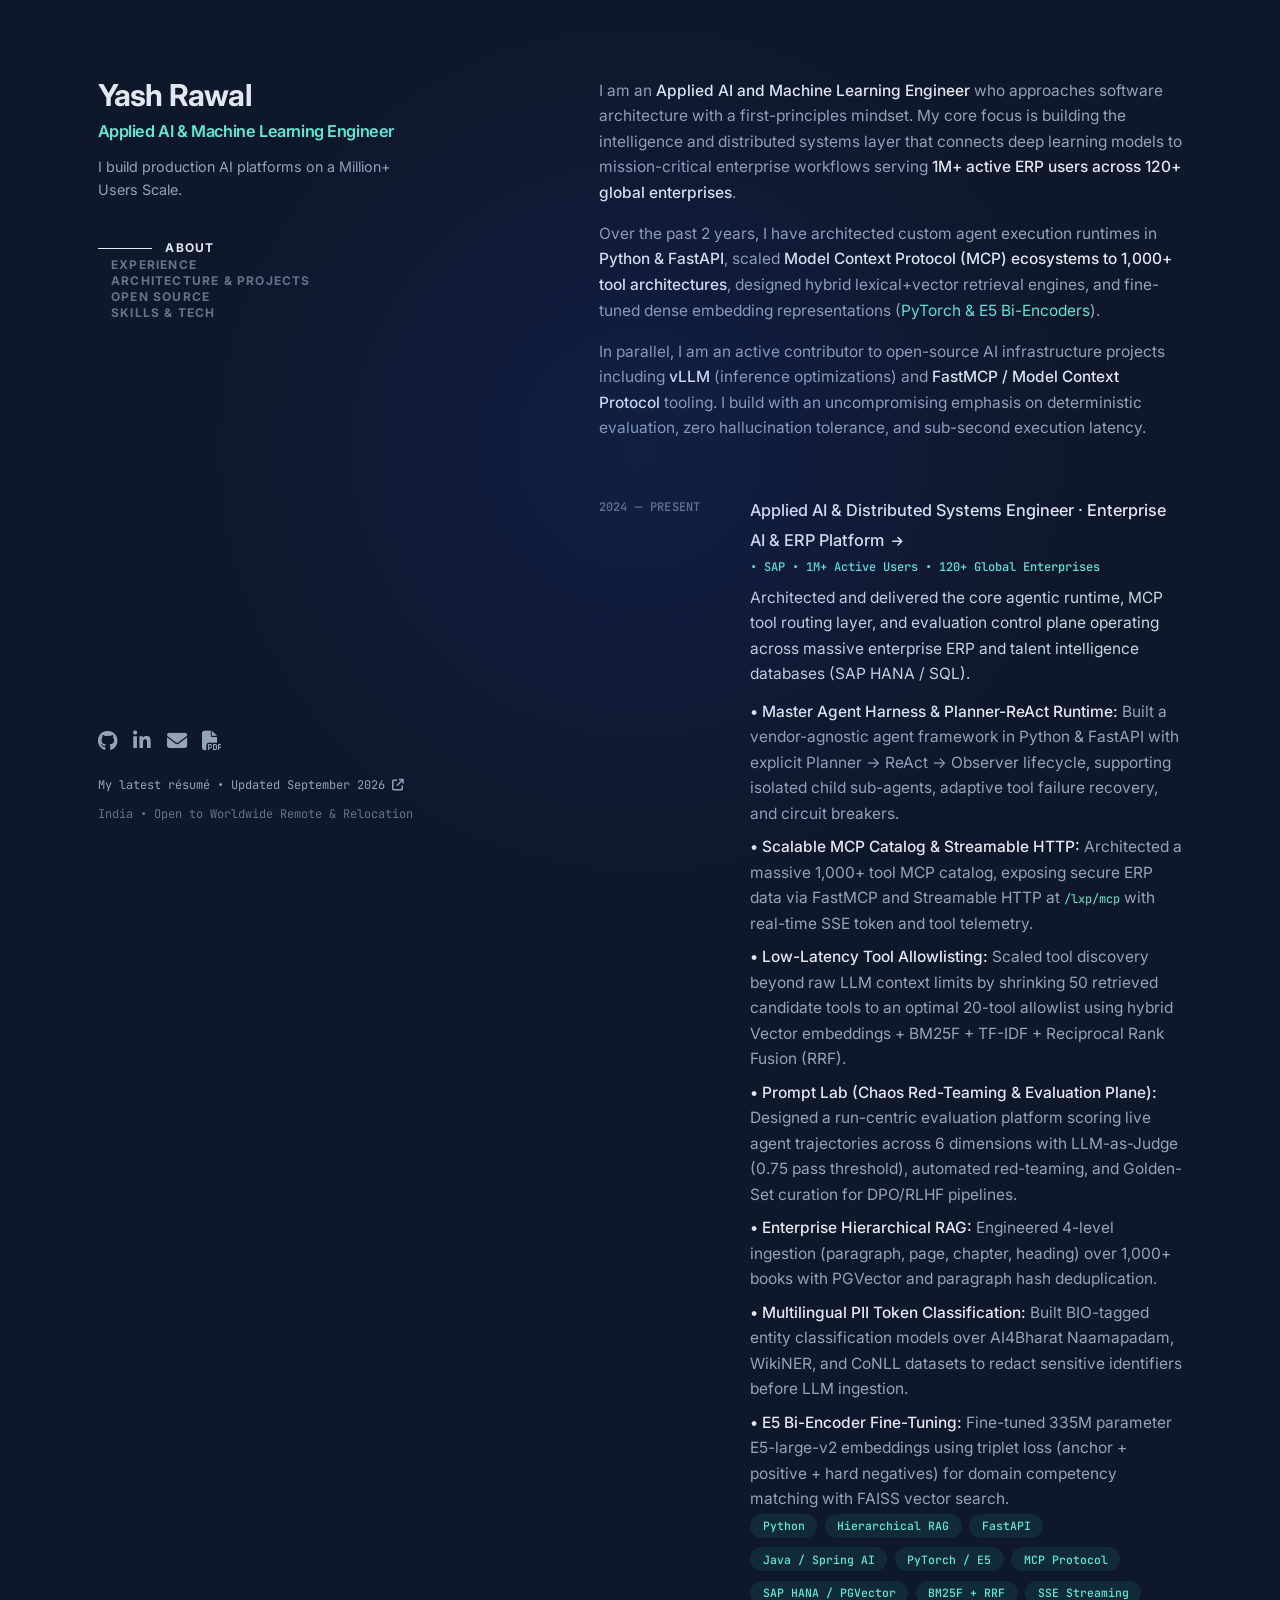
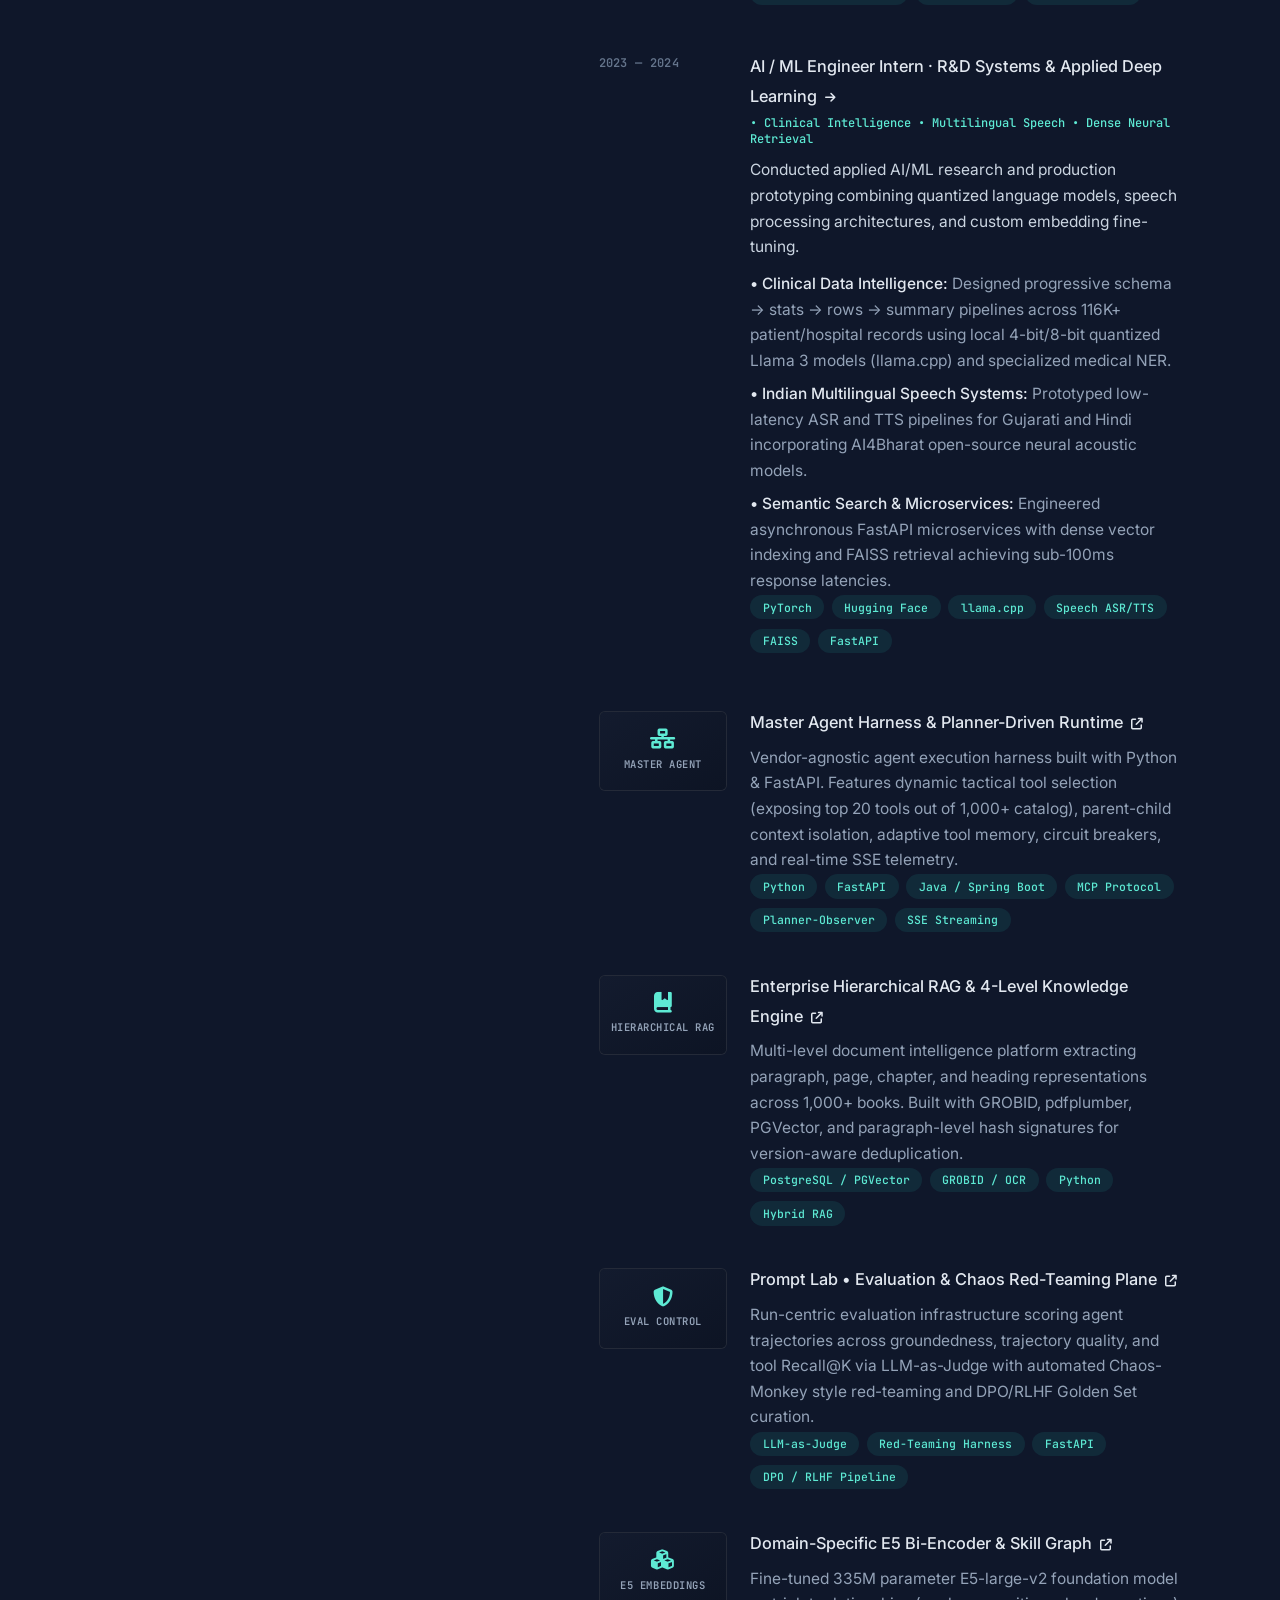
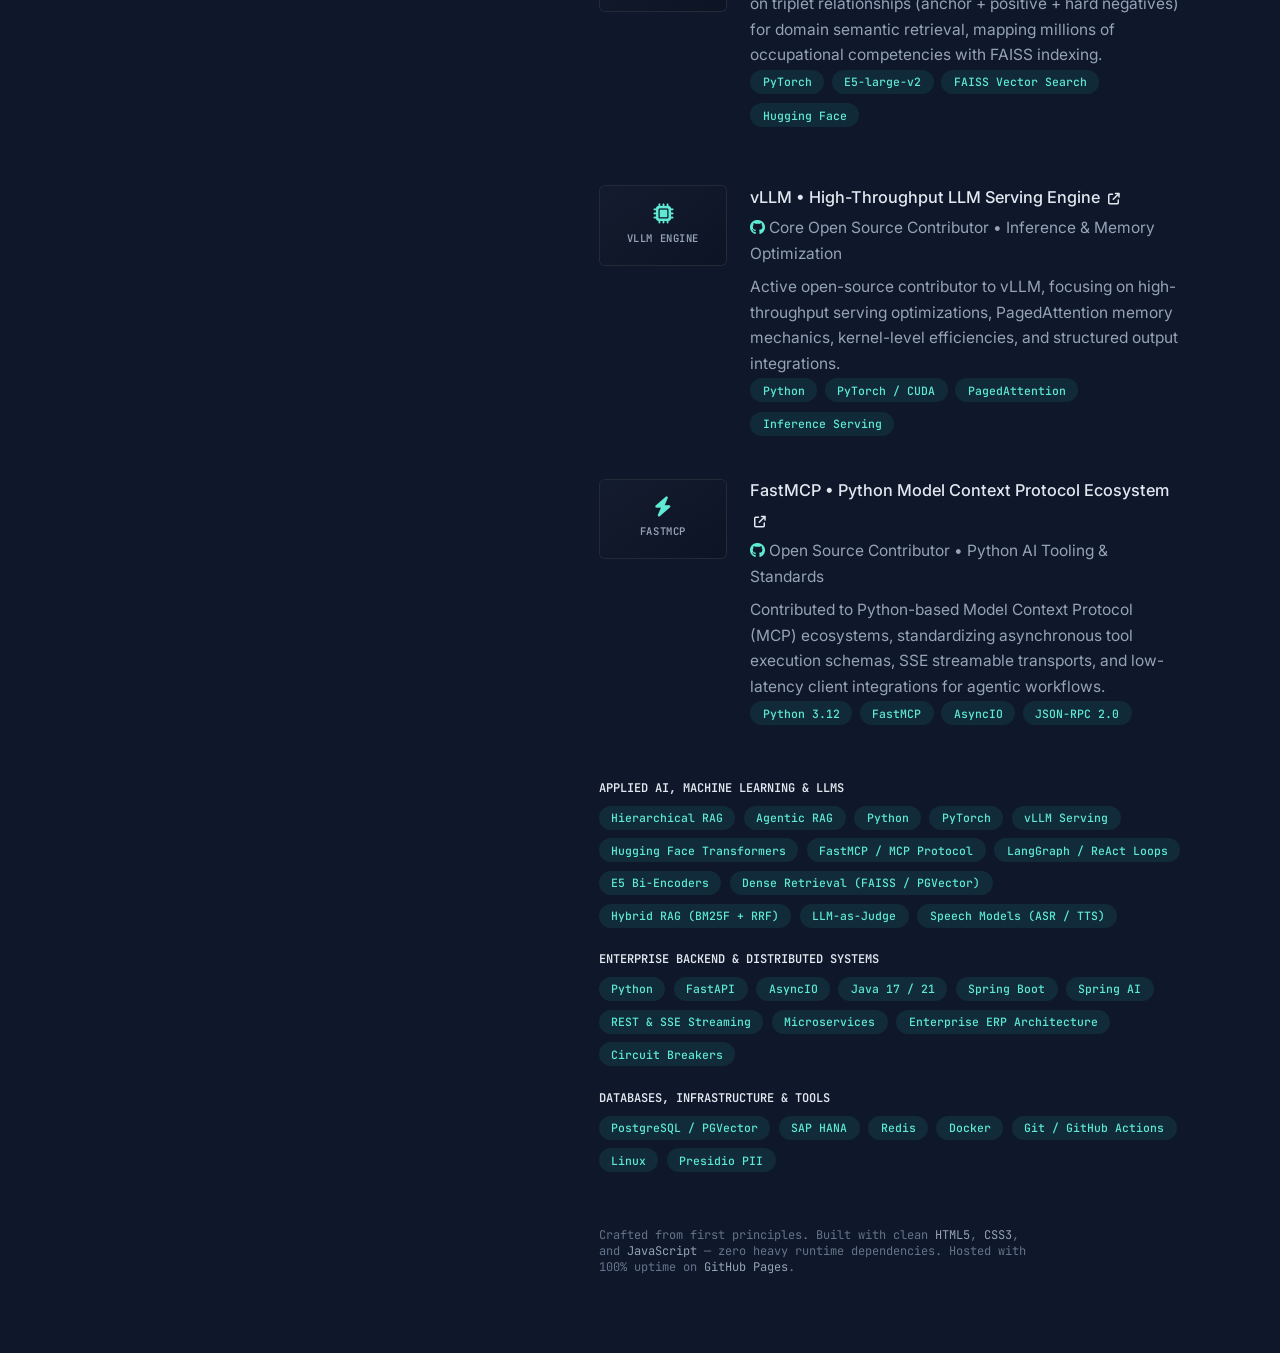
<file: Portfoloio_Github/index.html>
<!DOCTYPE html>
<html lang="en">
<head>
  <meta charset="UTF-8" />
  <meta name="viewport" content="width=device-width, initial-scale=1.0" />
  <title>Yash Rawal — Applied AI & Machine Learning Engineer</title>
  <meta name="description" content="Portfolio of Yash Rawal — Applied AI & Machine Learning Engineer specializing in First-Principles Engineering, 1M+ User ERP Scale, Distributed Backends, and Open Source Contributions." />
  
  <!-- Fonts & Icons -->
  <link rel="preconnect" href="https://fonts.googleapis.com">
  <link rel="preconnect" href="https://fonts.gstatic.com" crossorigin>
  <link href="https://fonts.googleapis.com/css2?family=Inter:wght@300;400;500;600;700;800&family=JetBrains+Mono:wght@400;500;600&display=swap" rel="stylesheet">
  <link rel="stylesheet" href="https://cdnjs.cloudflare.com/ajax/libs/font-awesome/6.5.1/css/all.min.css">

  <link rel="stylesheet" href="style.css" />
</head>
<body class="bg-slate-900 leading-relaxed text-slate-400 selection:bg-teal-300 selection:text-teal-900">

  <!-- Interactive Spotlight Mouse Follower -->
  <div id="spotlight" class="pointer-events-none fixed inset-0 z-30 transition duration-300"></div>

  <div class="mx-auto min-h-screen max-w-screen-xl px-6 py-12 md:px-12 md:py-20 lg:px-20 lg:py-0">
    <div class="lg:flex lg:justify-between lg:gap-6">
      
      <!-- LEFT FIXED COLUMN -->
      <header class="lg:sticky lg:top-0 lg:flex lg:max-h-screen lg:w-[45%] lg:flex-col lg:justify-between lg:py-20">
        <div>
          <h1 class="text-3xl font-bold tracking-tight text-slate-200 sm:text-4xl">
            <a href="/">Yash Rawal</a>
          </h1>
          <h2 class="mt-2 text-base font-semibold tracking-tight text-teal-300 sm:text-lg">
            Applied AI & Machine Learning Engineer
          </h2>
          <p class="mt-3 max-w-xs text-sm leading-normal text-slate-400">
            I build production AI platforms on a Million+ Users Scale.
          </p>

          <!-- Navigation Links -->
          <nav class="nav hidden lg:block" aria-label="In-page jump links">
            <ul class="mt-10 w-max">
              <li>
                <a class="group flex items-center py-2.5 active" href="#about">
                  <span class="nav-indicator mr-3.5 h-px w-7 bg-slate-600 transition-all group-hover:w-14 group-hover:bg-slate-200 group-focus-visible:w-14 group-focus-visible:bg-slate-200 motion-reduce:transition-none"></span>
                  <span class="nav-text text-xs font-bold uppercase tracking-widest text-slate-500 group-hover:text-slate-200 group-focus-visible:text-slate-200">About</span>
                </a>
              </li>
              <li>
                <a class="group flex items-center py-2.5" href="#experience">
                  <span class="nav-indicator mr-3.5 h-px w-7 bg-slate-600 transition-all group-hover:w-14 group-hover:bg-slate-200 group-focus-visible:w-14 group-focus-visible:bg-slate-200 motion-reduce:transition-none"></span>
                  <span class="nav-text text-xs font-bold uppercase tracking-widest text-slate-500 group-hover:text-slate-200 group-focus-visible:text-slate-200">Experience</span>
                </a>
              </li>
              <li>
                <a class="group flex items-center py-2.5" href="#projects">
                  <span class="nav-indicator mr-3.5 h-px w-7 bg-slate-600 transition-all group-hover:w-14 group-hover:bg-slate-200 group-focus-visible:w-14 group-focus-visible:bg-slate-200 motion-reduce:transition-none"></span>
                  <span class="nav-text text-xs font-bold uppercase tracking-widest text-slate-500 group-hover:text-slate-200 group-focus-visible:text-slate-200">Architecture & Projects</span>
                </a>
              </li>
              <li>
                <a class="group flex items-center py-2.5" href="#opensource">
                  <span class="nav-indicator mr-3.5 h-px w-7 bg-slate-600 transition-all group-hover:w-14 group-hover:bg-slate-200 group-focus-visible:w-14 group-focus-visible:bg-slate-200 motion-reduce:transition-none"></span>
                  <span class="nav-text text-xs font-bold uppercase tracking-widest text-slate-500 group-hover:text-slate-200 group-focus-visible:text-slate-200">Open Source</span>
                </a>
              </li>
              <li>
                <a class="group flex items-center py-2.5" href="#skills">
                  <span class="nav-indicator mr-3.5 h-px w-7 bg-slate-600 transition-all group-hover:w-14 group-hover:bg-slate-200 group-focus-visible:w-14 group-focus-visible:bg-slate-200 motion-reduce:transition-none"></span>
                  <span class="nav-text text-xs font-bold uppercase tracking-widest text-slate-500 group-hover:text-slate-200 group-focus-visible:text-slate-200">Skills & Tech</span>
                </a>
              </li>
            </ul>
          </nav>
        </div>

        <!-- Social Media & Contact Links -->
        <div class="mt-8">
          <ul class="flex items-center gap-4" aria-label="Social media">
            <li>
              <a class="block hover:text-slate-200 text-slate-400 text-xl transition" href="https://github.com/yashrawal" target="_blank" rel="noreferrer noopener" aria-label="GitHub" title="GitHub Profile">
                <i class="fa-brands fa-github"></i>
              </a>
            </li>
            <li>
              <a class="block hover:text-slate-200 text-slate-400 text-xl transition" href="https://linkedin.com/in/yash-rawal" target="_blank" rel="noreferrer noopener" aria-label="LinkedIn" title="LinkedIn Profile">
                <i class="fa-brands fa-linkedin-in"></i>
              </a>
            </li>
            <li>
              <a class="block hover:text-slate-200 text-slate-400 text-xl transition" href="mailto:yashrawal@example.com" aria-label="Email" title="Direct Email">
                <i class="fa-solid fa-envelope"></i>
              </a>
            </li>
            <li>
              <a class="block hover:text-teal-300 text-slate-400 text-xl transition" href="YashRawal_Resume.pdf" target="_blank" rel="noreferrer noopener" aria-label="Resume PDF" title="Download Resume">
                <i class="fa-solid fa-file-pdf"></i>
              </a>
            </li>
          </ul>
          <div class="mt-3.5">
            <a class="inline-flex items-center text-xs font-mono text-slate-400 hover:text-teal-300 transition" href="YashRawal_Resume.pdf" target="_blank" rel="noreferrer noopener">
              <span>My latest résumé &bull; Updated September 2026</span>
              <i class="fa-solid fa-arrow-up-right-from-square ml-1.5 text-[0.65rem]"></i>
            </a>
          </div>
          <p class="mt-2.5 text-xs text-slate-500 font-mono">
            India &bull; Open to Worldwide Remote & Relocation
          </p>
        </div>
      </header>

      <!-- RIGHT SCROLLABLE CONTENT -->
      <main id="content" class="pt-20 lg:w-[55%] lg:py-20">
        
        <!-- ABOUT SECTION -->
        <section id="about" class="mb-14 scroll-mt-16 md:mb-20 lg:mb-28 lg:scroll-mt-20" aria-label="About me">
          <div class="sticky top-0 z-20 -mx-6 mb-4 w-screen bg-slate-900/85 px-6 py-4 backdrop-blur md:-mx-12 md:px-12 lg:sr-only lg:relative lg:top-auto lg:mx-auto lg:w-full lg:px-0 lg:py-0 lg:opacity-0">
            <h2 class="text-xs font-bold uppercase tracking-widest text-slate-200 lg:sr-only">About</h2>
          </div>
          <div class="text-[0.935rem] leading-relaxed space-y-4">
            <p>
              I am an <strong class="text-slate-200 font-medium">Applied AI and Machine Learning Engineer</strong> who approaches software architecture with a first-principles mindset. My core focus is building the intelligence and distributed systems layer that connects deep learning models to mission-critical enterprise workflows serving <strong class="text-slate-200 font-medium">1M+ active ERP users across 120+ global enterprises</strong>.
            </p>
            <p>
              Over the past 2 years, I have architected custom agent execution runtimes in <strong class="text-slate-200 font-medium">Python & FastAPI</strong>, scaled <strong class="text-slate-200 font-medium">Model Context Protocol (MCP) ecosystems to 1,000+ tool architectures</strong>, designed hybrid lexical+vector retrieval engines, and fine-tuned dense embedding representations (<span class="text-teal-300">PyTorch & E5 Bi-Encoders</span>).
            </p>
            <p>
              In parallel, I am an active contributor to open-source AI infrastructure projects including <strong class="text-slate-200 font-medium">vLLM</strong> (inference optimizations) and <strong class="text-slate-200 font-medium">FastMCP / Model Context Protocol</strong> tooling. I build with an uncompromising emphasis on deterministic evaluation, zero hallucination tolerance, and sub-second execution latency.
            </p>
          </div>
        </section>

        <!-- EXPERIENCE SECTION -->
        <section id="experience" class="mb-14 scroll-mt-16 md:mb-20 lg:mb-28 lg:scroll-mt-20" aria-label="Work experience">
          <div class="sticky top-0 z-20 -mx-6 mb-4 w-screen bg-slate-900/85 px-6 py-4 backdrop-blur md:-mx-12 md:px-12 lg:sr-only lg:relative lg:top-auto lg:mx-auto lg:w-full lg:px-0 lg:py-0 lg:opacity-0">
            <h2 class="text-xs font-bold uppercase tracking-widest text-slate-200 lg:sr-only">Experience</h2>
          </div>
          
          <div class="group/list">
            <ol class="group/list space-y-12">
              
              <!-- Role 1: Enterprise Applied AI & Distributed Systems Engineer -->
              <li>
                <div class="group relative grid pb-1 transition-all sm:grid-cols-8 sm:gap-6 md:gap-4 lg:hover:!opacity-100 lg:group-hover/list:opacity-50">
                  <div class="card-backdrop absolute -inset-x-4 -inset-y-4 z-0 hidden rounded-md transition motion-reduce:transition-none lg:-inset-x-5 lg:block"></div>
                  <header class="z-10 mb-2 mt-1 text-xs font-semibold uppercase tracking-wide text-slate-500 sm:col-span-2 font-mono" aria-label="2024 to Present">
                    2024 — PRESENT
                  </header>
                  <div class="z-10 sm:col-span-6">
                    <h3 class="font-medium leading-snug text-slate-200">
                      <div>
                        <a class="inline-flex items-baseline font-medium leading-tight text-slate-200 hover:text-teal-300 focus-visible:text-teal-300 group/link text-base" href="https://github.com/yashrawal" target="_blank" rel="noreferrer noopener" aria-label="Enterprise AI Systems Engineer">
                          <span class="absolute -inset-x-4 -inset-y-2.5 hidden rounded md:-inset-x-5 md:-inset-y-3 lg:block"></span>
                          <span>Applied AI & Distributed Systems Engineer · <span class="inline-block">Enterprise AI & ERP Platform <i class="fa-solid fa-arrow-right inline-block ml-1 text-xs transition-transform group-hover/link:translate-x-1"></i></span></span>
                        </a>
                      </div>
                    </h3>

                    <!-- Simple Colored Scale Line -->
                    <div class="mt-1 font-mono text-xs font-medium text-teal-300">
                      &bull; SAP &bull; 1M+ Active Users &bull; 120+ Global Enterprises
                    </div>

                    <p class="mt-2.5 text-[0.875rem] leading-relaxed text-slate-300">
                      Architected and delivered the core agentic runtime, MCP tool routing layer, and evaluation control plane operating across massive enterprise ERP and talent intelligence databases (SAP HANA / SQL).
                    </p>

                    <div class="mt-3 space-y-2 text-[0.825rem] leading-relaxed text-slate-400">
                      <div>
                        <strong class="text-slate-200 font-medium">&bull; Master Agent Harness & Planner-ReAct Runtime:</strong> Built a vendor-agnostic agent framework in Python & FastAPI with explicit Planner &rarr; ReAct &rarr; Observer lifecycle, supporting isolated child sub-agents, adaptive tool failure recovery, and circuit breakers.
                      </div>
                      <div>
                        <strong class="text-slate-200 font-medium">&bull; Scalable MCP Catalog & Streamable HTTP:</strong> Architected a massive 1,000+ tool MCP catalog, exposing secure ERP data via FastMCP and Streamable HTTP at <code class="text-teal-300 font-mono text-xs">/lxp/mcp</code> with real-time SSE token and tool telemetry.
                      </div>
                      <div>
                        <strong class="text-slate-200 font-medium">&bull; Low-Latency Tool Allowlisting:</strong> Scaled tool discovery beyond raw LLM context limits by shrinking 50 retrieved candidate tools to an optimal 20-tool allowlist using hybrid Vector embeddings + BM25F + TF-IDF + Reciprocal Rank Fusion (RRF).
                      </div>
                      <div>
                        <strong class="text-slate-200 font-medium">&bull; Prompt Lab (Chaos Red-Teaming & Evaluation Plane):</strong> Designed a run-centric evaluation platform scoring live agent trajectories across 6 dimensions with LLM-as-Judge (0.75 pass threshold), automated red-teaming, and Golden-Set curation for DPO/RLHF pipelines.
                      </div>
                      <div>
                        <strong class="text-slate-200 font-medium">&bull; Enterprise Hierarchical RAG:</strong> Engineered 4-level ingestion (paragraph, page, chapter, heading) over 1,000+ books with PGVector and paragraph hash deduplication.
                      </div>
                      <div>
                        <strong class="text-slate-200 font-medium">&bull; Multilingual PII Token Classification:</strong> Built BIO-tagged entity classification models over AI4Bharat Naamapadam, WikiNER, and CoNLL datasets to redact sensitive identifiers before LLM ingestion.
                      </div>
                      <div>
                        <strong class="text-slate-200 font-medium">&bull; E5 Bi-Encoder Fine-Tuning:</strong> Fine-tuned 335M parameter E5-large-v2 embeddings using triplet loss (anchor + positive + hard negatives) for domain competency matching with FAISS vector search.
                      </div>
                    </div>

                    <ul class="mt-3.5 flex flex-wrap" aria-label="Technologies used">
                      <li class="mr-1.5 mt-1.5"><div class="tech-pill">Python</div></li>
                      <li class="mr-1.5 mt-1.5"><div class="tech-pill">Hierarchical RAG</div></li>
                      <li class="mr-1.5 mt-1.5"><div class="tech-pill">FastAPI</div></li>
                      <li class="mr-1.5 mt-1.5"><div class="tech-pill">Java / Spring AI</div></li>
                      <li class="mr-1.5 mt-1.5"><div class="tech-pill">PyTorch / E5</div></li>
                      <li class="mr-1.5 mt-1.5"><div class="tech-pill">MCP Protocol</div></li>
                      <li class="mr-1.5 mt-1.5"><div class="tech-pill">SAP HANA / PGVector</div></li>
                      <li class="mr-1.5 mt-1.5"><div class="tech-pill">BM25F + RRF</div></li>
                      <li class="mr-1.5 mt-1.5"><div class="tech-pill">SSE Streaming</div></li>
                    </ul>
                  </div>
                </div>
              </li>

              <!-- Role 2: Deep Learning, Speech & NLP R&D Engineer -->
              <li>
                <div class="group relative grid pb-1 transition-all sm:grid-cols-8 sm:gap-6 md:gap-4 lg:hover:!opacity-100 lg:group-hover/list:opacity-50">
                  <div class="card-backdrop absolute -inset-x-4 -inset-y-4 z-0 hidden rounded-md transition motion-reduce:transition-none lg:-inset-x-5 lg:block"></div>
                  <header class="z-10 mb-2 mt-1 text-xs font-semibold uppercase tracking-wide text-slate-500 sm:col-span-2 font-mono" aria-label="2023 to 2024">
                    2023 — 2024
                  </header>
                  <div class="z-10 sm:col-span-6">
                    <h3 class="font-medium leading-snug text-slate-200">
                      <div>
                        <a class="inline-flex items-baseline font-medium leading-tight text-slate-200 hover:text-teal-300 focus-visible:text-teal-300 group/link text-base" href="https://github.com/yashrawal" target="_blank" rel="noreferrer noopener" aria-label="AI/ML R&D Engineering Intern">
                          <span class="absolute -inset-x-4 -inset-y-2.5 hidden rounded md:-inset-x-5 md:-inset-y-3 lg:block"></span>
                          <span>AI / ML Engineer Intern · <span class="inline-block">R&D Systems & Applied Deep Learning <i class="fa-solid fa-arrow-right inline-block ml-1 text-xs transition-transform group-hover/link:translate-x-1"></i></span></span>
                        </a>
                      </div>
                    </h3>

                    <!-- Simple Colored Subtitle Line -->
                    <div class="mt-1 font-mono text-xs font-medium text-teal-300">
                      &bull; Clinical Intelligence &bull; Multilingual Speech &bull; Dense Neural Retrieval
                    </div>

                    <p class="mt-2.5 text-[0.875rem] leading-relaxed text-slate-300">
                      Conducted applied AI/ML research and production prototyping combining quantized language models, speech processing architectures, and custom embedding fine-tuning.
                    </p>

                    <div class="mt-3 space-y-2 text-[0.825rem] leading-relaxed text-slate-400">
                      <div>
                        <strong class="text-slate-200 font-medium">&bull; Clinical Data Intelligence:</strong> Designed progressive schema &rarr; stats &rarr; rows &rarr; summary pipelines across 116K+ patient/hospital records using local 4-bit/8-bit quantized Llama 3 models (llama.cpp) and specialized medical NER.
                      </div>
                      <div>
                        <strong class="text-slate-200 font-medium">&bull; Indian Multilingual Speech Systems:</strong> Prototyped low-latency ASR and TTS pipelines for Gujarati and Hindi incorporating AI4Bharat open-source neural acoustic models.
                      </div>
                      <div>
                        <strong class="text-slate-200 font-medium">&bull; Semantic Search & Microservices:</strong> Engineered asynchronous FastAPI microservices with dense vector indexing and FAISS retrieval achieving sub-100ms response latencies.
                      </div>
                    </div>

                    <ul class="mt-3.5 flex flex-wrap" aria-label="Technologies used">
                      <li class="mr-1.5 mt-1.5"><div class="tech-pill">PyTorch</div></li>
                      <li class="mr-1.5 mt-1.5"><div class="tech-pill">Hugging Face</div></li>
                      <li class="mr-1.5 mt-1.5"><div class="tech-pill">llama.cpp</div></li>
                      <li class="mr-1.5 mt-1.5"><div class="tech-pill">Speech ASR/TTS</div></li>
                      <li class="mr-1.5 mt-1.5"><div class="tech-pill">FAISS</div></li>
                      <li class="mr-1.5 mt-1.5"><div class="tech-pill">FastAPI</div></li>
                    </ul>
                  </div>
                </div>
              </li>

            </ol>
          </div>
        </section>

        <!-- PROJECTS & ARCHITECTURE SECTION -->
        <section id="projects" class="mb-14 scroll-mt-16 md:mb-20 lg:mb-28 lg:scroll-mt-20" aria-label="Selected engineering projects">
          <div class="sticky top-0 z-20 -mx-6 mb-4 w-screen bg-slate-900/85 px-6 py-4 backdrop-blur md:-mx-12 md:px-12 lg:sr-only lg:relative lg:top-auto lg:mx-auto lg:w-full lg:px-0 lg:py-0 lg:opacity-0">
            <h2 class="text-xs font-bold uppercase tracking-widest text-slate-200 lg:sr-only">Architecture & Projects</h2>
          </div>

          <div class="group/list">
            <ul class="group/list space-y-10">

              <!-- Project 1: Master Agent Harness -->
              <li>
                <div class="group relative grid pb-1 transition-all sm:grid-cols-8 sm:gap-6 md:gap-4 lg:hover:!opacity-100 lg:group-hover/list:opacity-50">
                  <div class="card-backdrop absolute -inset-x-4 -inset-y-4 z-0 hidden rounded-md transition motion-reduce:transition-none lg:-inset-x-5 lg:block"></div>
                  
                  <!-- Thumbnail -->
                  <div class="z-10 sm:col-span-2 mt-1">
                    <div class="thumb-container">
                      <div class="thumb-placeholder">
                        <i class="fa-solid fa-network-wired text-teal-300 text-xl"></i>
                        <span class="thumb-tag">Master Agent</span>
                      </div>
                    </div>
                  </div>

                  <div class="z-10 sm:col-span-6">
                    <h3 class="font-medium leading-snug text-slate-200">
                      <div>
                        <a class="inline-flex items-baseline font-medium leading-tight text-slate-200 hover:text-teal-300 focus-visible:text-teal-300 group/link text-base" href="https://github.com/yashrawal" target="_blank" rel="noreferrer noopener">
                          <span class="absolute -inset-x-4 -inset-y-2.5 hidden rounded md:-inset-x-5 md:-inset-y-3 lg:block"></span>
                          <span>Master Agent Harness & Planner-Driven Runtime <i class="fa-solid fa-arrow-up-right-from-square inline-block ml-1 text-xs transition-transform group-hover/link:-translate-y-1 group-hover/link:translate-x-1"></i></span>
                        </a>
                      </div>
                    </h3>
                    <p class="mt-2 text-[0.825rem] leading-relaxed text-slate-400">
                      Vendor-agnostic agent execution harness built with Python & FastAPI. Features dynamic tactical tool selection (exposing top 20 tools out of 1,000+ catalog), parent-child context isolation, adaptive tool memory, circuit breakers, and real-time SSE telemetry.
                    </p>
                    <ul class="mt-2.5 flex flex-wrap" aria-label="Technologies used">
                      <li class="mr-1.5 mt-1.5"><div class="tech-pill">Python</div></li>
                      <li class="mr-1.5 mt-1.5"><div class="tech-pill">FastAPI</div></li>
                      <li class="mr-1.5 mt-1.5"><div class="tech-pill">Java / Spring Boot</div></li>
                      <li class="mr-1.5 mt-1.5"><div class="tech-pill">MCP Protocol</div></li>
                      <li class="mr-1.5 mt-1.5"><div class="tech-pill">Planner-Observer</div></li>
                      <li class="mr-1.5 mt-1.5"><div class="tech-pill">SSE Streaming</div></li>
                    </ul>
                  </div>
                </div>
              </li>

              <!-- Project 2: Enterprise Hierarchical RAG -->
              <li>
                <div class="group relative grid pb-1 transition-all sm:grid-cols-8 sm:gap-6 md:gap-4 lg:hover:!opacity-100 lg:group-hover/list:opacity-50">
                  <div class="card-backdrop absolute -inset-x-4 -inset-y-4 z-0 hidden rounded-md transition motion-reduce:transition-none lg:-inset-x-5 lg:block"></div>
                  
                  <!-- Thumbnail -->
                  <div class="z-10 sm:col-span-2 mt-1">
                    <div class="thumb-container">
                      <div class="thumb-placeholder">
                        <i class="fa-solid fa-book-bookmark text-teal-300 text-xl"></i>
                        <span class="thumb-tag">Hierarchical RAG</span>
                      </div>
                    </div>
                  </div>

                  <div class="z-10 sm:col-span-6">
                    <h3 class="font-medium leading-snug text-slate-200">
                      <div>
                        <a class="inline-flex items-baseline font-medium leading-tight text-slate-200 hover:text-teal-300 focus-visible:text-teal-300 group/link text-base" href="https://github.com/yashrawal" target="_blank" rel="noreferrer noopener">
                          <span class="absolute -inset-x-4 -inset-y-2.5 hidden rounded md:-inset-x-5 md:-inset-y-3 lg:block"></span>
                          <span>Enterprise Hierarchical RAG & 4-Level Knowledge Engine <i class="fa-solid fa-arrow-up-right-from-square inline-block ml-1 text-xs transition-transform group-hover/link:-translate-y-1 group-hover/link:translate-x-1"></i></span>
                        </a>
                      </div>
                    </h3>
                    <p class="mt-2 text-[0.825rem] leading-relaxed text-slate-400">
                      Multi-level document intelligence platform extracting paragraph, page, chapter, and heading representations across 1,000+ books. Built with GROBID, pdfplumber, PGVector, and paragraph-level hash signatures for version-aware deduplication.
                    </p>
                    <ul class="mt-2.5 flex flex-wrap" aria-label="Technologies used">
                      <li class="mr-1.5 mt-1.5"><div class="tech-pill">PostgreSQL / PGVector</div></li>
                      <li class="mr-1.5 mt-1.5"><div class="tech-pill">GROBID / OCR</div></li>
                      <li class="mr-1.5 mt-1.5"><div class="tech-pill">Python</div></li>
                      <li class="mr-1.5 mt-1.5"><div class="tech-pill">Hybrid RAG</div></li>
                    </ul>
                  </div>
                </div>
              </li>

              <!-- Project 3: Prompt Lab -->
              <li>
                <div class="group relative grid pb-1 transition-all sm:grid-cols-8 sm:gap-6 md:gap-4 lg:hover:!opacity-100 lg:group-hover/list:opacity-50">
                  <div class="card-backdrop absolute -inset-x-4 -inset-y-4 z-0 hidden rounded-md transition motion-reduce:transition-none lg:-inset-x-5 lg:block"></div>
                  
                  <!-- Thumbnail -->
                  <div class="z-10 sm:col-span-2 mt-1">
                    <div class="thumb-container">
                      <div class="thumb-placeholder">
                        <i class="fa-solid fa-shield-halved text-teal-300 text-xl"></i>
                        <span class="thumb-tag">Eval Control</span>
                      </div>
                    </div>
                  </div>

                  <div class="z-10 sm:col-span-6">
                    <h3 class="font-medium leading-snug text-slate-200">
                      <div>
                        <a class="inline-flex items-baseline font-medium leading-tight text-slate-200 hover:text-teal-300 focus-visible:text-teal-300 group/link text-base" href="https://github.com/yashrawal" target="_blank" rel="noreferrer noopener">
                          <span class="absolute -inset-x-4 -inset-y-2.5 hidden rounded md:-inset-x-5 md:-inset-y-3 lg:block"></span>
                          <span>Prompt Lab &bull; Evaluation & Chaos Red-Teaming Plane <i class="fa-solid fa-arrow-up-right-from-square inline-block ml-1 text-xs transition-transform group-hover/link:-translate-y-1 group-hover/link:translate-x-1"></i></span>
                        </a>
                      </div>
                    </h3>
                    <p class="mt-2 text-[0.825rem] leading-relaxed text-slate-400">
                      Run-centric evaluation infrastructure scoring agent trajectories across groundedness, trajectory quality, and tool Recall@K via LLM-as-Judge with automated Chaos-Monkey style red-teaming and DPO/RLHF Golden Set curation.
                    </p>
                    <ul class="mt-2.5 flex flex-wrap" aria-label="Technologies used">
                      <li class="mr-1.5 mt-1.5"><div class="tech-pill">LLM-as-Judge</div></li>
                      <li class="mr-1.5 mt-1.5"><div class="tech-pill">Red-Teaming Harness</div></li>
                      <li class="mr-1.5 mt-1.5"><div class="tech-pill">FastAPI</div></li>
                      <li class="mr-1.5 mt-1.5"><div class="tech-pill">DPO / RLHF Pipeline</div></li>
                    </ul>
                  </div>
                </div>
              </li>

              <!-- Project 4: Dense Bi-Encoder -->
              <li>
                <div class="group relative grid pb-1 transition-all sm:grid-cols-8 sm:gap-6 md:gap-4 lg:hover:!opacity-100 lg:group-hover/list:opacity-50">
                  <div class="card-backdrop absolute -inset-x-4 -inset-y-4 z-0 hidden rounded-md transition motion-reduce:transition-none lg:-inset-x-5 lg:block"></div>
                  
                  <!-- Thumbnail -->
                  <div class="z-10 sm:col-span-2 mt-1">
                    <div class="thumb-container">
                      <div class="thumb-placeholder">
                        <i class="fa-solid fa-cubes text-teal-300 text-xl"></i>
                        <span class="thumb-tag">E5 Embeddings</span>
                      </div>
                    </div>
                  </div>

                  <div class="z-10 sm:col-span-6">
                    <h3 class="font-medium leading-snug text-slate-200">
                      <div>
                        <a class="inline-flex items-baseline font-medium leading-tight text-slate-200 hover:text-teal-300 focus-visible:text-teal-300 group/link text-base" href="https://github.com/yashrawal" target="_blank" rel="noreferrer noopener">
                          <span class="absolute -inset-x-4 -inset-y-2.5 hidden rounded md:-inset-x-5 md:-inset-y-3 lg:block"></span>
                          <span>Domain-Specific E5 Bi-Encoder & Skill Graph <i class="fa-solid fa-arrow-up-right-from-square inline-block ml-1 text-xs transition-transform group-hover/link:-translate-y-1 group-hover/link:translate-x-1"></i></span>
                        </a>
                      </div>
                    </h3>
                    <p class="mt-2 text-[0.825rem] leading-relaxed text-slate-400">
                      Fine-tuned 335M parameter E5-large-v2 foundation model on triplet relationships (anchor + positive + hard negatives) for domain semantic retrieval, mapping millions of occupational competencies with FAISS indexing.
                    </p>
                    <ul class="mt-2.5 flex flex-wrap" aria-label="Technologies used">
                      <li class="mr-1.5 mt-1.5"><div class="tech-pill">PyTorch</div></li>
                      <li class="mr-1.5 mt-1.5"><div class="tech-pill">E5-large-v2</div></li>
                      <li class="mr-1.5 mt-1.5"><div class="tech-pill">FAISS Vector Search</div></li>
                      <li class="mr-1.5 mt-1.5"><div class="tech-pill">Hugging Face</div></li>
                    </ul>
                  </div>
                </div>
              </li>

            </ul>
          </div>
        </section>

        <!-- OPEN SOURCE CONTRIBUTIONS SECTION -->
        <section id="opensource" class="mb-14 scroll-mt-16 md:mb-20 lg:mb-28 lg:scroll-mt-20" aria-label="Open source contributions">
          <div class="sticky top-0 z-20 -mx-6 mb-4 w-screen bg-slate-900/85 px-6 py-4 backdrop-blur md:-mx-12 md:px-12 lg:sr-only lg:relative lg:top-auto lg:mx-auto lg:w-full lg:px-0 lg:py-0 lg:opacity-0">
            <h2 class="text-xs font-bold uppercase tracking-widest text-slate-200 lg:sr-only">Open Source Contributions</h2>
          </div>

          <div class="group/list">
            <ul class="group/list space-y-10">
              
              <!-- OS Project 1: vLLM -->
              <li>
                <div class="group relative grid pb-1 transition-all sm:grid-cols-8 sm:gap-6 md:gap-4 lg:hover:!opacity-100 lg:group-hover/list:opacity-50">
                  <div class="card-backdrop absolute -inset-x-4 -inset-y-4 z-0 hidden rounded-md transition motion-reduce:transition-none lg:-inset-x-5 lg:block"></div>
                  
                  <!-- Thumbnail -->
                  <div class="z-10 sm:col-span-2 mt-1">
                    <div class="thumb-container">
                      <div class="thumb-placeholder">
                        <i class="fa-solid fa-microchip text-teal-300 text-xl"></i>
                        <span class="thumb-tag">vLLM Engine</span>
                      </div>
                    </div>
                  </div>

                  <div class="z-10 sm:col-span-6">
                    <h3 class="font-medium leading-snug text-slate-200">
                      <div>
                        <a class="inline-flex items-baseline font-medium leading-tight text-slate-200 hover:text-teal-300 focus-visible:text-teal-300 group/link text-base" href="https://github.com/vllm-project/vllm" target="_blank" rel="noreferrer noopener">
                          <span class="absolute -inset-x-4 -inset-y-2.5 hidden rounded md:-inset-x-5 md:-inset-y-3 lg:block"></span>
                          <span>vLLM &bull; High-Throughput LLM Serving Engine <i class="fa-solid fa-arrow-up-right-from-square inline-block ml-1 text-xs transition-transform group-hover/link:-translate-y-1 group-hover/link:translate-x-1"></i></span>
                        </a>
                      </div>
                    </h3>
                    <div class="scale-highlight-ribbon subtle mt-1 mb-2">
                      <i class="fa-brands fa-github text-teal-300"></i>
                      <span>Core Open Source Contributor &bull; Inference & Memory Optimization</span>
                    </div>
                    <p class="mt-2 text-[0.825rem] leading-relaxed text-slate-400">
                      Active open-source contributor to vLLM, focusing on high-throughput serving optimizations, PagedAttention memory mechanics, kernel-level efficiencies, and structured output integrations.
                    </p>
                    <ul class="mt-2.5 flex flex-wrap" aria-label="Technologies used">
                      <li class="mr-1.5 mt-1.5"><div class="tech-pill">Python</div></li>
                      <li class="mr-1.5 mt-1.5"><div class="tech-pill">PyTorch / CUDA</div></li>
                      <li class="mr-1.5 mt-1.5"><div class="tech-pill">PagedAttention</div></li>
                      <li class="mr-1.5 mt-1.5"><div class="tech-pill">Inference Serving</div></li>
                    </ul>
                  </div>
                </div>
              </li>

              <!-- OS Project 2: Spring AI -->
              <li>
                <div class="group relative grid pb-1 transition-all sm:grid-cols-8 sm:gap-6 md:gap-4 lg:hover:!opacity-100 lg:group-hover/list:opacity-50">
                  <div class="card-backdrop absolute -inset-x-4 -inset-y-4 z-0 hidden rounded-md transition motion-reduce:transition-none lg:-inset-x-5 lg:block"></div>
                  
                  <!-- Thumbnail -->
                  <div class="z-10 sm:col-span-2 mt-1">
                    <div class="thumb-container">
                      <div class="thumb-placeholder">
                        <i class="fa-solid fa-bolt text-teal-300 text-xl"></i>
                        <span class="thumb-tag">FastMCP</span>
                      </div>
                    </div>
                  </div>

                  <div class="z-10 sm:col-span-6">
                    <h3 class="font-medium leading-snug text-slate-200">
                      <div>
                        <a class="inline-flex items-baseline font-medium leading-tight text-slate-200 hover:text-teal-300 focus-visible:text-teal-300 group/link text-base" href="https://github.com/modelcontextprotocol" target="_blank" rel="noreferrer noopener">
                          <span class="absolute -inset-x-4 -inset-y-2.5 hidden rounded md:-inset-x-5 md:-inset-y-3 lg:block"></span>
                          <span>FastMCP &bull; Python Model Context Protocol Ecosystem <i class="fa-solid fa-arrow-up-right-from-square inline-block ml-1 text-xs transition-transform group-hover/link:-translate-y-1 group-hover/link:translate-x-1"></i></span>
                        </a>
                      </div>
                    </h3>
                    <div class="scale-highlight-ribbon subtle mt-1 mb-2">
                      <i class="fa-brands fa-github text-teal-300"></i>
                      <span>Open Source Contributor &bull; Python AI Tooling & Standards</span>
                    </div>
                    <p class="mt-2 text-[0.825rem] leading-relaxed text-slate-400">
                      Contributed to Python-based Model Context Protocol (MCP) ecosystems, standardizing asynchronous tool execution schemas, SSE streamable transports, and low-latency client integrations for agentic workflows.
                    </p>
                    <ul class="mt-2.5 flex flex-wrap" aria-label="Technologies used">
                      <li class="mr-1.5 mt-1.5"><div class="tech-pill">Python 3.12</div></li>
                      <li class="mr-1.5 mt-1.5"><div class="tech-pill">FastMCP</div></li>
                      <li class="mr-1.5 mt-1.5"><div class="tech-pill">AsyncIO</div></li>
                      <li class="mr-1.5 mt-1.5"><div class="tech-pill">JSON-RPC 2.0</div></li>
                    </ul>
                  </div>
                </div>
              </li>

            </ul>
          </div>
        </section>

        <!-- SKILLS & ARCHITECTURE SECTION -->
        <section id="skills" class="mb-14 scroll-mt-16 md:mb-20 lg:mb-28 lg:scroll-mt-20" aria-label="Skills and Architecture">
          <div class="sticky top-0 z-20 -mx-6 mb-4 w-screen bg-slate-900/85 px-6 py-4 backdrop-blur md:-mx-12 md:px-12 lg:sr-only lg:relative lg:top-auto lg:mx-auto lg:w-full lg:px-0 lg:py-0 lg:opacity-0">
            <h2 class="text-xs font-bold uppercase tracking-widest text-slate-200 lg:sr-only">Skills & Tech</h2>
          </div>

          <div class="space-y-6">
            <div>
              <h3 class="text-xs font-semibold uppercase tracking-wider text-slate-200 mb-2.5 font-mono">Applied AI, Machine Learning & LLMs</h3>
              <div class="flex flex-wrap gap-1.5">
                <span class="tech-pill">Hierarchical RAG</span>
                <span class="tech-pill">Agentic RAG</span>
                <span class="tech-pill">Python</span>
                <span class="tech-pill">PyTorch</span>
                <span class="tech-pill">vLLM Serving</span>
                <span class="tech-pill">Hugging Face Transformers</span>
                <span class="tech-pill">FastMCP / MCP Protocol</span>
                <span class="tech-pill">LangGraph / ReAct Loops</span>
                <span class="tech-pill">E5 Bi-Encoders</span>
                <span class="tech-pill">Dense Retrieval (FAISS / PGVector)</span>
                <span class="tech-pill">Hybrid RAG (BM25F + RRF)</span>
                <span class="tech-pill">LLM-as-Judge</span>
                <span class="tech-pill">Speech Models (ASR / TTS)</span>
              </div>
            </div>

            <div>
              <h3 class="text-xs font-semibold uppercase tracking-wider text-slate-200 mb-2.5 font-mono">Enterprise Backend & Distributed Systems</h3>
              <div class="flex flex-wrap gap-1.5">
                <span class="tech-pill">Python</span>
                <span class="tech-pill">FastAPI</span>
                <span class="tech-pill">AsyncIO</span>
                <span class="tech-pill">Java 17 / 21</span>
                <span class="tech-pill">Spring Boot</span>
                <span class="tech-pill">Spring AI</span>
                <span class="tech-pill">REST & SSE Streaming</span>
                <span class="tech-pill">Microservices</span>
                <span class="tech-pill">Enterprise ERP Architecture</span>
                <span class="tech-pill">Circuit Breakers</span>
              </div>
            </div>

            <div>
              <h3 class="text-xs font-semibold uppercase tracking-wider text-slate-200 mb-2.5 font-mono">Databases, Infrastructure & Tools</h3>
              <div class="flex flex-wrap gap-1.5">
                <span class="tech-pill">PostgreSQL / PGVector</span>
                <span class="tech-pill">SAP HANA</span>
                <span class="tech-pill">Redis</span>
                <span class="tech-pill">Docker</span>
                <span class="tech-pill">Git / GitHub Actions</span>
                <span class="tech-pill">Linux</span>
                <span class="tech-pill">Presidio PII</span>
              </div>
            </div>
          </div>
        </section>

        <!-- FOOTER (Clean First-Principles Closing Line) -->
        <footer class="max-w-md pb-16 text-xs text-slate-500 sm:pb-0 font-mono">
          <p>
            Crafted from first principles. Built with clean <span class="text-slate-400">HTML5</span>, <span class="text-slate-400">CSS3</span>, and <span class="text-slate-400">JavaScript</span> &mdash; zero heavy runtime dependencies. Hosted with 100% uptime on <a href="https://pages.github.com/" class="text-slate-400 hover:text-teal-300 focus-visible:text-teal-300" target="_blank" rel="noreferrer noopener">GitHub Pages</a>.
          </p>
        </footer>

      </main>
    </div>
  </div>

  <script src="script.js"></script>
</body>
</html>
</file>
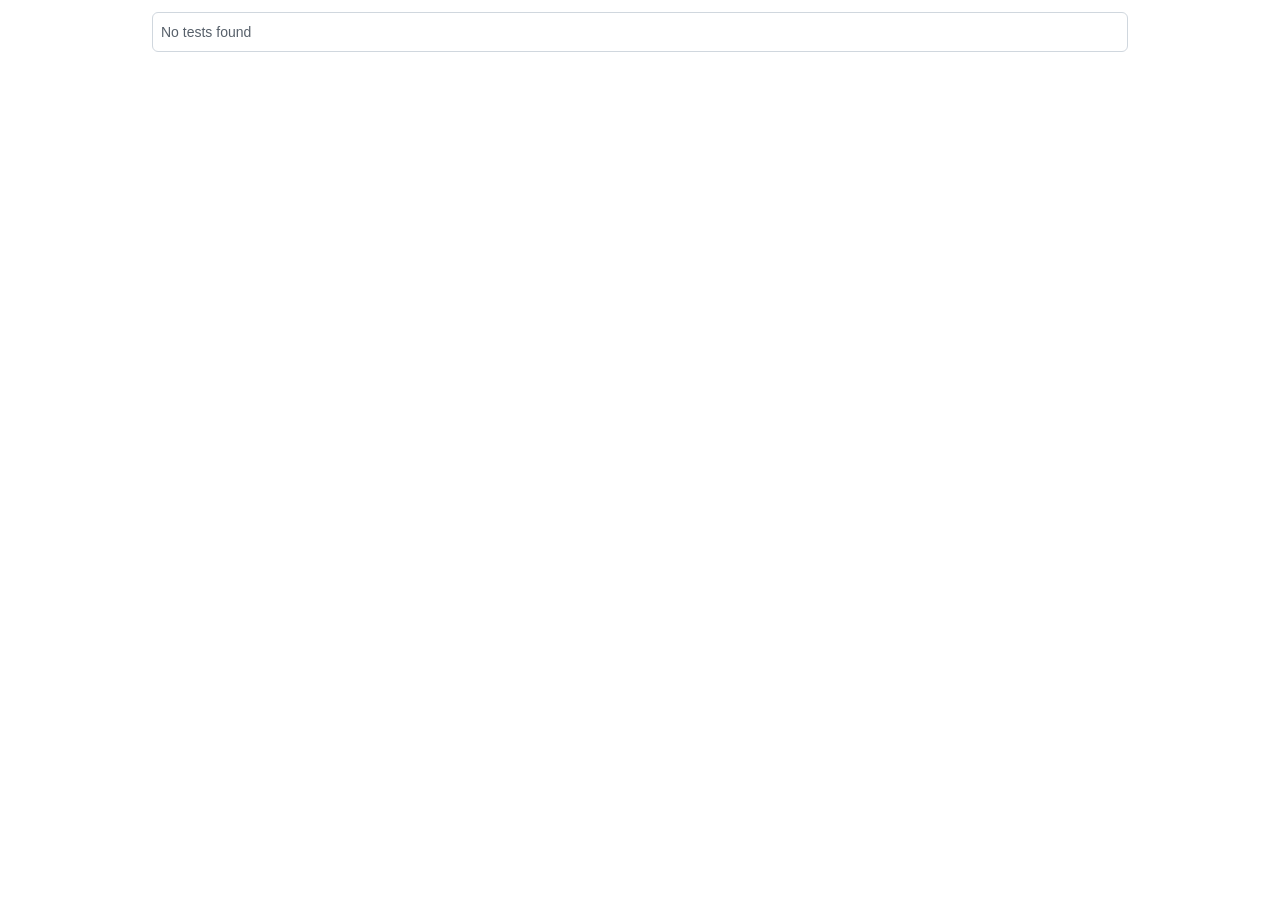
<file: .agents/skills/playwright-skill/node_modules/playwright-core/lib/vite/htmlReport/index.html>
<!DOCTYPE html>
<html style='scrollbar-gutter: stable both-edges;'>
  <head>
    <meta charset='UTF-8'>
    <meta name='color-scheme' content='dark light'>
    <meta name='viewport' content='width=device-width, initial-scale=1.0'>
    <title>Playwright Test Report</title>
    <script type="module" crossorigin src="./report.js"></script>
    <link rel="stylesheet" crossorigin href="./report.css">
  </head>
  <body>
    <div id='root'></div>
  </body>
</html>
</file>
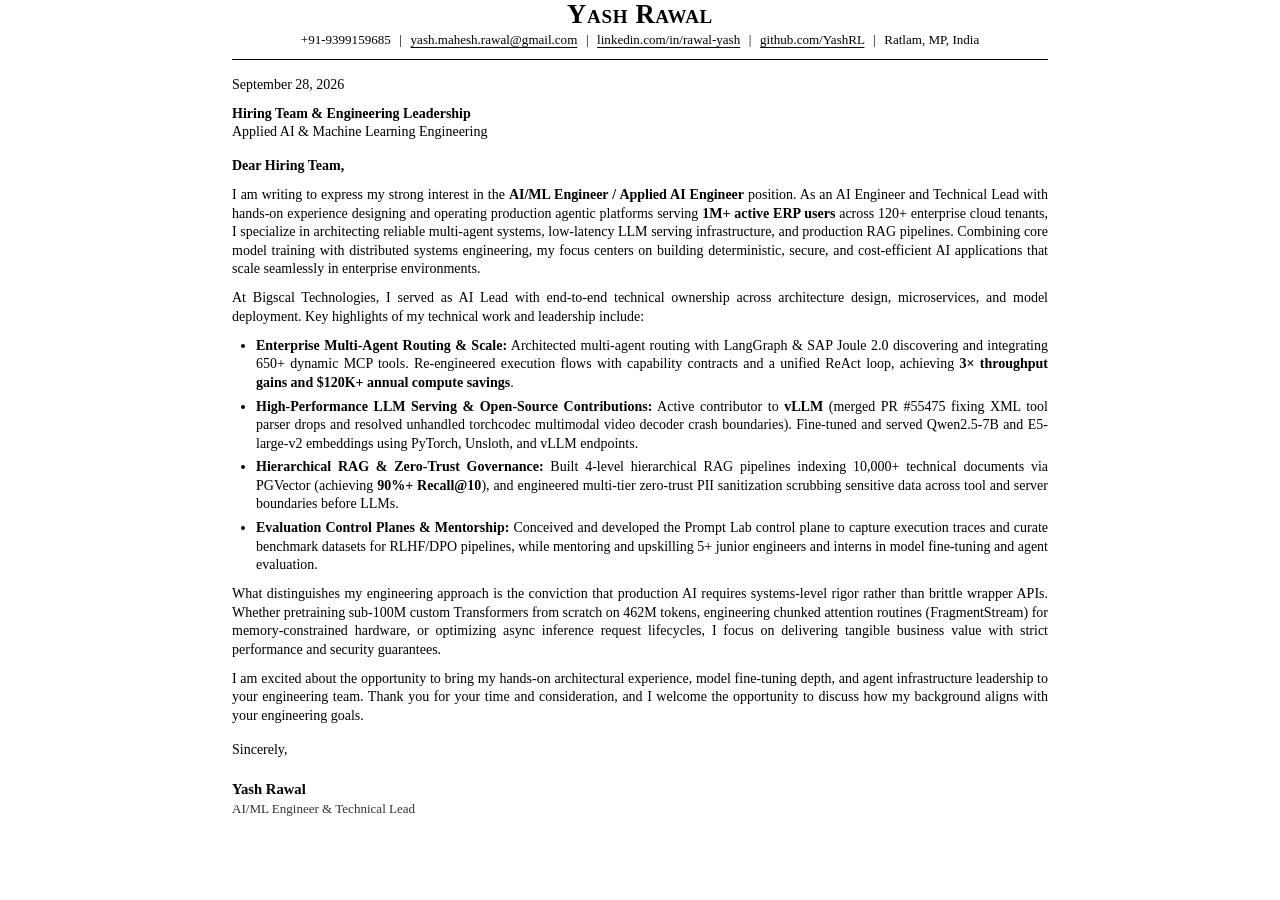
<file: Career_Info/Yash_Rawal_Cover_Letter.html>
<!DOCTYPE html>
<html lang="en">
<head>
<meta charset="UTF-8">
<meta name="viewport" content="width=device-width, initial-scale=1.0">
<title>Cover Letter — Yash Rawal</title>
<style>
  :root {
    --font-serif: "Times New Roman", "Nimbus Roman No9 L", "Liberation Serif", "FreeSerif", serif;
    --font-size: 10.5pt;
    --page-margin-x: 0.65in;
    --page-margin-y: 0.6in;
    --line-height: 1.32;
    --color-text: #000000;
  }

  @page {
    size: letter;
    margin: var(--page-margin-y) var(--page-margin-x);
  }

  * {
    margin: 0;
    padding: 0;
    box-sizing: border-box;
    -webkit-print-color-adjust: exact;
    print-color-adjust: exact;
    font-variant-ligatures: none;
    font-feature-settings: "liga" 0, "clig" 0, "dlig" 0;
  }

  body {
    font-family: var(--font-serif);
    font-size: var(--font-size);
    line-height: var(--line-height);
    color: var(--color-text);
    background: #ffffff;
    max-width: 8.5in;
    margin: 0 auto;
    padding: 0;
  }

  /* ---------- HEADER ---------- */
  .header {
    text-align: center;
    margin-bottom: 8pt;
  }

  .header .name {
    font-family: var(--font-serif);
    font-size: 20pt;
    font-weight: 700;
    font-variant: small-caps;
    letter-spacing: 0.5pt;
    line-height: 1.1;
    margin-bottom: 2pt;
  }

  .header .contact-line {
    font-size: 9.8pt;
    line-height: 1.25;
  }

  .header .contact-line a {
    color: var(--color-text);
    text-decoration: underline;
    text-underline-offset: 2.5px;
    text-decoration-thickness: 0.75px;
  }

  .header .separator {
    margin: 0 4pt;
  }

  .divider {
    border: none;
    border-top: 1px solid #000000;
    margin: 6pt 0 12pt;
  }

  /* ---------- METADATA ---------- */
  .meta-block {
    margin-bottom: 12pt;
    font-size: 10.5pt;
    line-height: 1.3;
  }

  .meta-block .date {
    margin-bottom: 8pt;
  }

  .meta-block .recipient {
    font-weight: 700;
  }

  /* ---------- LETTER BODY ---------- */
  .greeting {
    margin-bottom: 8pt;
    font-weight: 600;
  }

  p {
    margin-bottom: 8pt;
    text-align: justify;
  }

  .highlights {
    margin: 4pt 0 8pt 18pt;
    list-style-type: disc;
  }

  .highlights li {
    margin-bottom: 4pt;
    text-align: justify;
  }

  .highlights strong {
    font-weight: 700;
  }

  /* ---------- SIGNATURE ---------- */
  .closing {
    margin-top: 12pt;
  }

  .signature-block {
    margin-top: 16pt;
    line-height: 1.2;
  }

  .signature-name {
    font-weight: 700;
    font-size: 11pt;
  }
</style>
</head>
<body>

  <!-- HEADER -->
  <div class="header">
    <div class="name">Yash Rawal</div>
    <div class="contact-line">
      <span>+91-9399159685</span>
      <span class="separator">|</span>
      <a href="mailto:yash.mahesh.rawal@gmail.com">yash.mahesh.rawal@gmail.com</a>
      <span class="separator">|</span>
      <a href="https://linkedin.com/in/rawal-yash">linkedin.com/in/rawal-yash</a>
      <span class="separator">|</span>
      <a href="https://github.com/YashRL">github.com/YashRL</a>
      <span class="separator">|</span>
      <span>Ratlam, MP, India</span>
    </div>
  </div>

  <hr class="divider">

  <!-- METADATA -->
  <div class="meta-block">
    <div class="date">September 28, 2026</div>
    <div class="recipient">Hiring Team & Engineering Leadership</div>
    <div class="company-sub">Applied AI & Machine Learning Engineering</div>
  </div>

  <!-- SALUTATION -->
  <div class="greeting">Dear Hiring Team,</div>

  <!-- BODY -->
  <p>
    I am writing to express my strong interest in the <strong>AI/ML Engineer / Applied AI Engineer</strong> position. As an AI Engineer and Technical Lead with hands-on experience designing and operating production agentic platforms serving <strong>1M+ active ERP users</strong> across 120+ enterprise cloud tenants, I specialize in architecting reliable multi-agent systems, low-latency LLM serving infrastructure, and production RAG pipelines. Combining core model training with distributed systems engineering, my focus centers on building deterministic, secure, and cost-efficient AI applications that scale seamlessly in enterprise environments.
  </p>

  <p>
    At Bigscal Technologies, I served as AI Lead with end-to-end technical ownership across architecture design, microservices, and model deployment. Key highlights of my technical work and leadership include:
  </p>

  <ul class="highlights">
    <li>
      <strong>Enterprise Multi-Agent Routing & Scale:</strong> Architected multi-agent routing with LangGraph & SAP Joule 2.0 discovering and integrating 650+ dynamic MCP tools. Re-engineered execution flows with capability contracts and a unified ReAct loop, achieving <strong>3× throughput gains and $120K+ annual compute savings</strong>.
    </li>
    <li>
      <strong>High-Performance LLM Serving & Open-Source Contributions:</strong> Active contributor to <strong>vLLM</strong> (merged PR #55475 fixing XML tool parser drops and resolved unhandled torchcodec multimodal video decoder crash boundaries). Fine-tuned and served Qwen2.5-7B and E5-large-v2 embeddings using PyTorch, Unsloth, and vLLM endpoints.
    </li>
    <li>
      <strong>Hierarchical RAG & Zero-Trust Governance:</strong> Built 4-level hierarchical RAG pipelines indexing 10,000+ technical documents via PGVector (achieving <strong>90%+ Recall@10</strong>), and engineered multi-tier zero-trust PII sanitization scrubbing sensitive data across tool and server boundaries before LLMs.
    </li>
    <li>
      <strong>Evaluation Control Planes & Mentorship:</strong> Conceived and developed the Prompt Lab control plane to capture execution traces and curate benchmark datasets for RLHF/DPO pipelines, while mentoring and upskilling 5+ junior engineers and interns in model fine-tuning and agent evaluation.
    </li>
  </ul>

  <p>
    What distinguishes my engineering approach is the conviction that production AI requires systems-level rigor rather than brittle wrapper APIs. Whether pretraining sub-100M custom Transformers from scratch on 462M tokens, engineering chunked attention routines (FragmentStream) for memory-constrained hardware, or optimizing async inference request lifecycles, I focus on delivering tangible business value with strict performance and security guarantees.
  </p>

  <p>
    I am excited about the opportunity to bring my hands-on architectural experience, model fine-tuning depth, and agent infrastructure leadership to your engineering team. Thank you for your time and consideration, and I welcome the opportunity to discuss how my background aligns with your engineering goals.
  </p>

  <!-- CLOSING -->
  <div class="closing">
    <div>Sincerely,</div>
    <div class="signature-block">
      <div class="signature-name">Yash Rawal</div>
      <div style="font-size: 9.8pt; color: #333333; margin-top: 2pt;">AI/ML Engineer & Technical Lead</div>
    </div>
  </div>

</body>
</html>
</file>
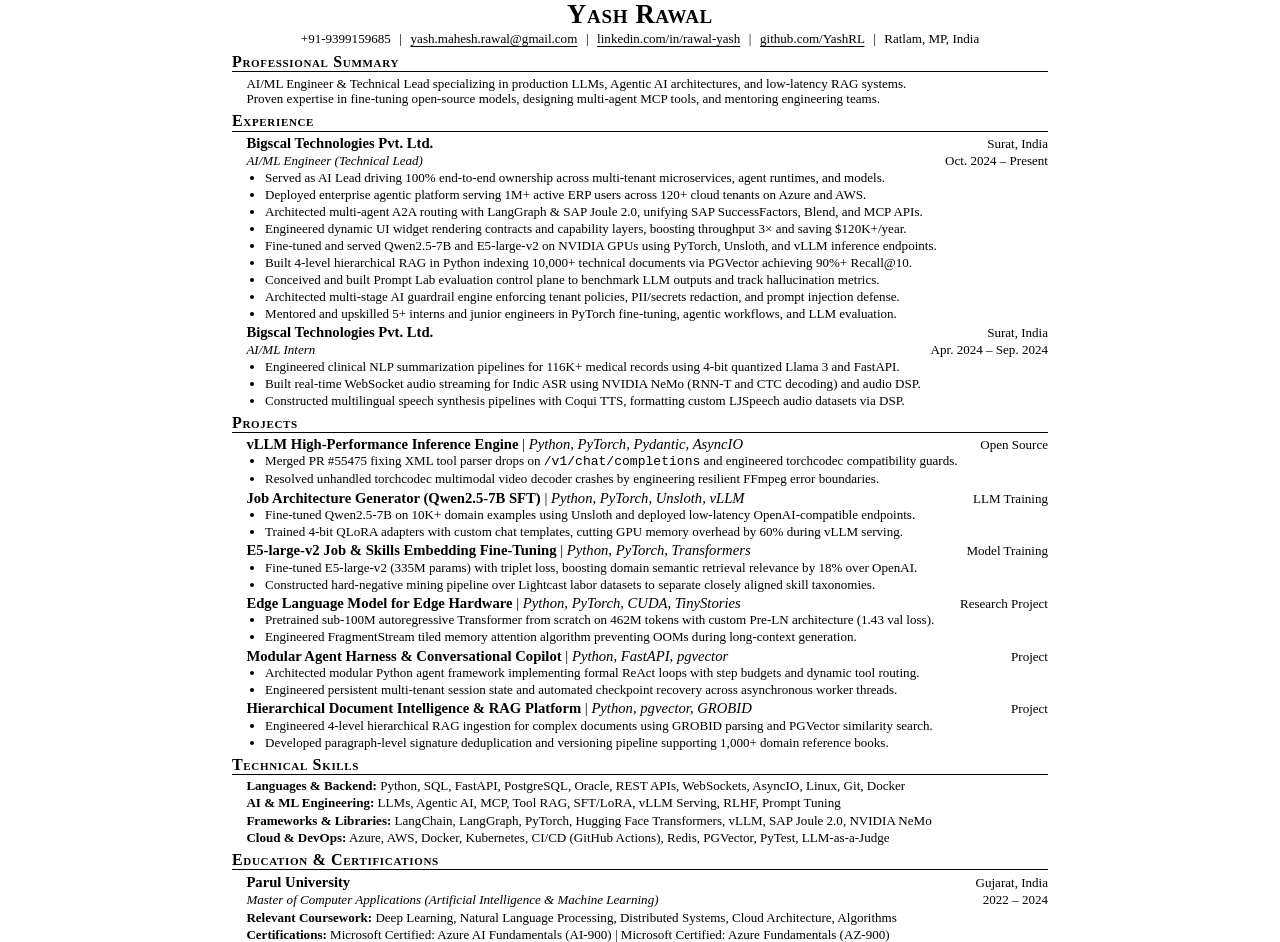
<file: Career_Info/Yash_Rawal_Resume_Jakes.html>
<!DOCTYPE html>
<html lang="en">
<head>
<meta charset="UTF-8">
<meta name="viewport" content="width=device-width, initial-scale=1.0">
<title>Yash Rawal — Resume</title>
<style>
  :root {
    --font-serif: "Times New Roman", "Nimbus Roman No9 L", "Liberation Serif", "FreeSerif", serif;
    --font-size: 11pt;
    --page-margin-x: 0.5in;
    --page-margin-y: 0.45in;
    --indent: 0.15in;
  }

  @page {
    size: letter;
    margin: var(--page-margin-y) var(--page-margin-x);
  }

  * {
    margin: 0;
    padding: 0;
    box-sizing: border-box;
    -webkit-print-color-adjust: exact;
    print-color-adjust: exact;
  }

  body {
    font-family: var(--font-serif);
    font-size: 11pt;
    line-height: 1.20;
    color: #000000;
    background: #ffffff;
    padding: 0;
    margin: 0 auto;
    max-width: 8.5in;
  }

  /* ---------- HEADING ---------- */
  .header {
    text-align: center;
    margin-bottom: 4.5pt;
  }

  .header .name {
    font-family: var(--font-serif);
    font-size: 20pt;
    font-weight: 700;
    font-variant: small-caps;
    letter-spacing: 0.5pt;
    line-height: 1.1;
    margin-bottom: 1.5pt;
    color: #000000;
  }

  .header .contact-line {
    font-size: 9.8pt;
    line-height: 1.20;
    color: #000000;
  }

  .header .contact-line a {
    color: #000000;
    text-decoration: underline;
    text-underline-offset: 2.5px;
    text-decoration-thickness: 0.75px;
  }

  .header .separator {
    margin: 0 4pt;
    color: #000000;
  }

  /* ---------- SUMMARY ---------- */
  .summary-box {
    margin-left: var(--indent);
    font-size: 9.8pt;
    line-height: 1.20;
    text-align: left;
    margin-bottom: 2.5pt;
  }

  /* ---------- SECTION ---------- */
  .section {
    margin-bottom: 4pt;
  }

  .section-title {
    font-family: var(--font-serif);
    font-size: 12pt;
    font-weight: 700;
    font-variant: small-caps;
    letter-spacing: 0.5pt;
    text-transform: none;
    border-bottom: 1px solid #000000;
    padding-bottom: 0.5pt;
    margin-bottom: 2.5pt;
    line-height: 1.1;
  }

  /* ---------- SUBHEADINGS ---------- */
  .subheading {
    margin-left: var(--indent);
    margin-bottom: 2pt;
  }

  .row-top {
    display: flex;
    justify-content: space-between;
    align-items: baseline;
    font-size: 11pt;
    line-height: 1.18;
  }

  .row-bottom {
    display: flex;
    justify-content: space-between;
    align-items: baseline;
    font-size: 9.8pt;
    line-height: 1.18;
    margin-top: 0.5pt;
    margin-bottom: 1pt;
  }

  .bold-title {
    font-weight: 700;
  }

  .italic-subtitle {
    font-style: italic;
  }

  .date-location {
    font-size: 9.8pt;
    white-space: nowrap;
    text-align: right;
  }

  /* ---------- BULLET ITEMS ---------- */
  .bullet-list {
    list-style-type: disc;
    margin-left: 0;
    padding-left: 14pt;
    margin-bottom: 1.5pt;
  }

  .bullet-list li {
    font-size: 9.8pt;
    line-height: 1.20;
    margin-bottom: 1pt;
    text-align: left;
  }

  .bullet-list li:last-child {
    margin-bottom: 0;
  }

  /* ---------- SKILLS SECTION ---------- */
  .skills-list {
    font-size: 9.8pt;
    line-height: 1.22;
    margin-left: var(--indent);
  }

  .skill-item {
    margin-bottom: 1pt;
  }

  .skill-item:last-child {
    margin-bottom: 0;
  }

  .skill-label {
    font-weight: 700;
  }

  strong {
    font-weight: 700;
  }
</style>
</head>
<body>

  <!-- HEADING -->
  <div class="header">
    <div class="name">Yash Rawal</div>
    <div class="contact-line">
      +91-9399159685 <span class="separator">|</span>
      <a href="mailto:yash.mahesh.rawal@gmail.com">yash.mahesh.rawal@gmail.com</a> <span class="separator">|</span>
      <a href="https://linkedin.com/in/rawal-yash">linkedin.com/in/rawal-yash</a> <span class="separator">|</span>
      <a href="https://github.com/YashRL">github.com/YashRL</a> <span class="separator">|</span>
      Ratlam, MP, India
    </div>
  </div>

  <!-- SUMMARY -->
  <div class="section">
    <div class="section-title">Professional Summary</div>
    <div class="summary-box">
      <div>AI/ML Engineer & Technical Lead specializing in production LLMs, Agentic AI architectures, and low-latency RAG systems.</div>
      <div>Proven expertise in fine-tuning open-source models, designing multi-agent MCP tools, and mentoring engineering teams.</div>
    </div>
  </div>

  <!-- EXPERIENCE -->
  <div class="section">
    <div class="section-title">Experience</div>
    
    <div class="subheading">
      <div class="row-top">
        <span class="bold-title">Bigscal Technologies Pvt. Ltd.</span>
        <span class="date-location">Surat, India</span>
      </div>
      <div class="row-bottom">
        <span class="italic-subtitle">AI/ML Engineer (Technical Lead)</span>
        <span class="date-location">Oct. 2024 – Present</span>
      </div>
      <ul class="bullet-list">
        <li>Served as AI Lead driving 100% end-to-end ownership across multi-tenant microservices, agent runtimes, and models.</li>
        <li>Deployed enterprise agentic platform serving 1M+ active ERP users across 120+ cloud tenants on Azure and AWS.</li>
        <li>Architected multi-agent A2A routing with LangGraph & SAP Joule 2.0, unifying SAP SuccessFactors, Blend, and MCP APIs.</li>
        <li>Engineered dynamic UI widget rendering contracts and capability layers, boosting throughput 3× and saving $120K+/year.</li>
        <li>Fine-tuned and served Qwen2.5-7B and E5-large-v2 on NVIDIA GPUs using PyTorch, Unsloth, and vLLM inference endpoints.</li>
        <li>Built 4-level hierarchical RAG in Python indexing 10,000+ technical documents via PGVector achieving 90%+ Recall@10.</li>
        <li>Conceived and built Prompt Lab evaluation control plane to benchmark LLM outputs and track hallucination metrics.</li>
        <li>Architected multi-stage AI guardrail engine enforcing tenant policies, PII/secrets redaction, and prompt injection defense.</li>
        <li>Mentored and upskilled 5+ interns and junior engineers in PyTorch fine-tuning, agentic workflows, and LLM evaluation.</li>
      </ul>
    </div>

    <div class="subheading" style="margin-top: 2pt;">
      <div class="row-top">
        <span class="bold-title">Bigscal Technologies Pvt. Ltd.</span>
        <span class="date-location">Surat, India</span>
      </div>
      <div class="row-bottom">
        <span class="italic-subtitle">AI/ML Intern</span>
        <span class="date-location">Apr. 2024 – Sep. 2024</span>
      </div>
      <ul class="bullet-list">
        <li>Engineered clinical NLP summarization pipelines for 116K+ medical records using 4-bit quantized Llama 3 and FastAPI.</li>
        <li>Built real-time WebSocket audio streaming for Indic ASR using NVIDIA NeMo (RNN-T and CTC decoding) and audio DSP.</li>
        <li>Constructed multilingual speech synthesis pipelines with Coqui TTS, formatting custom LJSpeech audio datasets via DSP.</li>
      </ul>
    </div>
  </div>

  <!-- PROJECTS -->
  <div class="section">
    <div class="section-title">Projects</div>

    <div class="subheading">
      <div class="row-top">
        <span><strong>vLLM High-Performance Inference Engine</strong> <span class="separator">|</span> <em>Python, PyTorch, Pydantic, AsyncIO</em></span>
        <span class="date-location">Open Source</span>
      </div>
      <ul class="bullet-list">
        <li>Merged PR #55475 fixing XML tool parser drops on <code>/v1/chat/completions</code> and engineered torchcodec compatibility guards.</li>
        <li>Resolved unhandled torchcodec multimodal video decoder crashes by engineering resilient FFmpeg error boundaries.</li>
      </ul>
    </div>

    <div class="subheading">
      <div class="row-top">
        <span><strong>Job Architecture Generator (Qwen2.5-7B SFT)</strong> <span class="separator">|</span> <em>Python, PyTorch, Unsloth, vLLM</em></span>
        <span class="date-location">LLM Training</span>
      </div>
      <ul class="bullet-list">
        <li>Fine-tuned Qwen2.5-7B on 10K+ domain examples using Unsloth and deployed low-latency OpenAI-compatible endpoints.</li>
        <li>Trained 4-bit QLoRA adapters with custom chat templates, cutting GPU memory overhead by 60% during vLLM serving.</li>
      </ul>
    </div>

    <div class="subheading">
      <div class="row-top">
        <span><strong>E5-large-v2 Job & Skills Embedding Fine-Tuning</strong> <span class="separator">|</span> <em>Python, PyTorch, Transformers</em></span>
        <span class="date-location">Model Training</span>
      </div>
      <ul class="bullet-list">
        <li>Fine-tuned E5-large-v2 (335M params) with triplet loss, boosting domain semantic retrieval relevance by 18% over OpenAI.</li>
        <li>Constructed hard-negative mining pipeline over Lightcast labor datasets to separate closely aligned skill taxonomies.</li>
      </ul>
    </div>

    <div class="subheading">
      <div class="row-top">
        <span><strong>Edge Language Model for Edge Hardware</strong> <span class="separator">|</span> <em>Python, PyTorch, CUDA, TinyStories</em></span>
        <span class="date-location">Research Project</span>
      </div>
      <ul class="bullet-list">
        <li>Pretrained sub-100M autoregressive Transformer from scratch on 462M tokens with custom Pre-LN architecture (1.43 val loss).</li>
        <li>Engineered FragmentStream tiled memory attention algorithm preventing OOMs during long-context generation.</li>
      </ul>
    </div>

    <div class="subheading">
      <div class="row-top">
        <span><strong>Modular Agent Harness & Conversational Copilot</strong> <span class="separator">|</span> <em>Python, FastAPI, pgvector</em></span>
        <span class="date-location">Project</span>
      </div>
      <ul class="bullet-list">
        <li>Architected modular Python agent framework implementing formal ReAct loops with step budgets and dynamic tool routing.</li>
        <li>Engineered persistent multi-tenant session state and automated checkpoint recovery across asynchronous worker threads.</li>
      </ul>
    </div>

    <div class="subheading">
      <div class="row-top">
        <span><strong>Hierarchical Document Intelligence & RAG Platform</strong> <span class="separator">|</span> <em>Python, pgvector, GROBID</em></span>
        <span class="date-location">Project</span>
      </div>
      <ul class="bullet-list">
        <li>Engineered 4-level hierarchical RAG ingestion for complex documents using GROBID parsing and PGVector similarity search.</li>
        <li>Developed paragraph-level signature deduplication and versioning pipeline supporting 1,000+ domain reference books.</li>
      </ul>
    </div>
  </div>

  <!-- TECHNICAL SKILLS -->
  <div class="section">
    <div class="section-title">Technical Skills</div>
    <div class="skills-list">
      <div class="skill-item"><span class="skill-label">Languages & Backend:</span> Python, SQL, FastAPI, PostgreSQL, Oracle, REST APIs, WebSockets, AsyncIO, Linux, Git, Docker</div>
      <div class="skill-item"><span class="skill-label">AI & ML Engineering:</span> LLMs, Agentic AI, MCP, Tool RAG, SFT/LoRA, vLLM Serving, RLHF, Prompt Tuning</div>
      <div class="skill-item"><span class="skill-label">Frameworks & Libraries:</span> LangChain, LangGraph, PyTorch, Hugging Face Transformers, vLLM, SAP Joule 2.0, NVIDIA NeMo</div>
      <div class="skill-item"><span class="skill-label">Cloud & DevOps:</span> Azure, AWS, Docker, Kubernetes, CI/CD (GitHub Actions), Redis, PGVector, PyTest, LLM-as-a-Judge</div>
    </div>
  </div>

  <!-- EDUCATION & CERTIFICATIONS -->
  <div class="section" style="margin-bottom: 0;">
    <div class="section-title">Education & Certifications</div>
    
    <div class="subheading">
      <div class="row-top">
        <span class="bold-title">Parul University</span>
        <span class="date-location">Gujarat, India</span>
      </div>
      <div class="row-bottom">
        <span class="italic-subtitle">Master of Computer Applications (Artificial Intelligence & Machine Learning)</span>
        <span class="date-location">2022 – 2024</span>
      </div>
    </div>

    <div class="skills-list" style="margin-top: 1.5pt;">
      <div class="skill-item"><span class="skill-label">Relevant Coursework:</span> Deep Learning, Natural Language Processing, Distributed Systems, Cloud Architecture, Algorithms</div>
      <div class="skill-item"><span class="skill-label">Certifications:</span> Microsoft Certified: Azure AI Fundamentals (AI-900) <span class="separator">|</span> Microsoft Certified: Azure Fundamentals (AZ-900)</div>
    </div>
  </div>

</body>
</html>
</file>
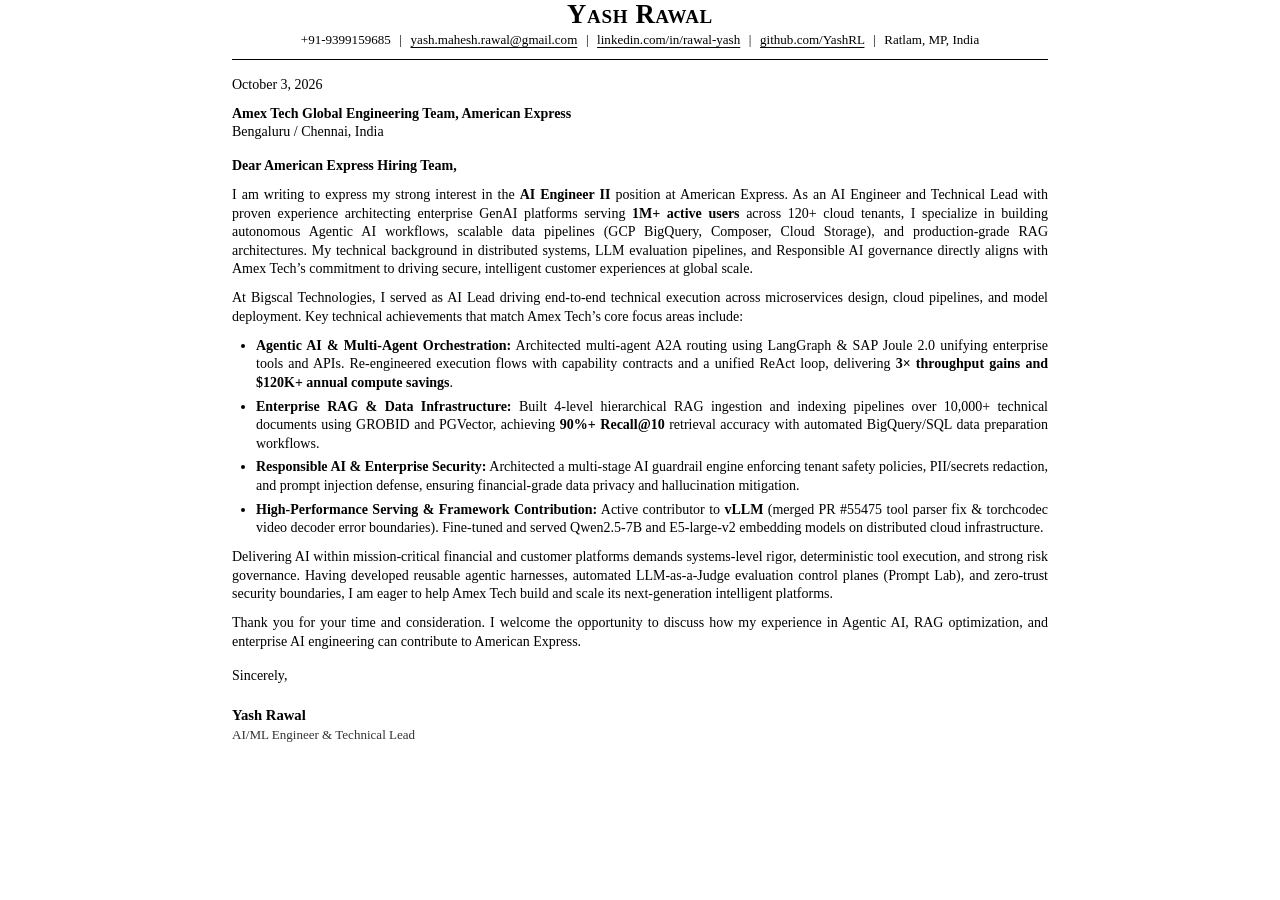
<file: Generated_Resumes/American_Express/Yash_Rawal_Cover_Letter_Amex.html>
<!DOCTYPE html>
<html lang="en">
<head>
<meta charset="UTF-8">
<meta name="viewport" content="width=device-width, initial-scale=1.0">
<title>Cover Letter — Yash Rawal (American Express)</title>
<style>
  :root {
    --font-serif: "Times New Roman", "Nimbus Roman No9 L", "Liberation Serif", "FreeSerif", serif;
    --font-size: 10.5pt;
    --page-margin-x: 0.65in;
    --page-margin-y: 0.6in;
    --line-height: 1.32;
    --color-text: #000000;
  }

  @page {
    size: letter;
    margin: var(--page-margin-y) var(--page-margin-x);
  }

  * {
    margin: 0;
    padding: 0;
    box-sizing: border-box;
    -webkit-print-color-adjust: exact;
    print-color-adjust: exact;
    font-variant-ligatures: none;
    font-feature-settings: "liga" 0, "clig" 0, "dlig" 0;
  }

  body {
    font-family: var(--font-serif);
    font-size: var(--font-size);
    line-height: var(--line-height);
    color: var(--color-text);
    background: #ffffff;
    max-width: 8.5in;
    margin: 0 auto;
    padding: 0;
  }

  /* ---------- HEADER ---------- */
  .header {
    text-align: center;
    margin-bottom: 8pt;
  }

  .header .name {
    font-family: var(--font-serif);
    font-size: 20pt;
    font-weight: 700;
    font-variant: small-caps;
    letter-spacing: 0.5pt;
    line-height: 1.1;
    margin-bottom: 2pt;
  }

  .header .contact-line {
    font-size: 9.8pt;
    line-height: 1.25;
  }

  .header .contact-line a {
    color: var(--color-text);
    text-decoration: underline;
    text-underline-offset: 2.5px;
    text-decoration-thickness: 0.75px;
  }

  .header .separator {
    margin: 0 4pt;
  }

  .divider {
    border: none;
    border-top: 1px solid #000000;
    margin: 6pt 0 12pt;
  }

  /* ---------- METADATA ---------- */
  .meta-block {
    margin-bottom: 12pt;
    font-size: 10.5pt;
    line-height: 1.3;
  }

  .meta-block .date {
    margin-bottom: 8pt;
  }

  .meta-block .recipient {
    font-weight: 700;
  }

  /* ---------- LETTER BODY ---------- */
  .greeting {
    margin-bottom: 8pt;
    font-weight: 600;
  }

  p {
    margin-bottom: 8pt;
    text-align: justify;
  }

  .highlights {
    margin: 4pt 0 8pt 18pt;
    list-style-type: disc;
  }

  .highlights li {
    margin-bottom: 4pt;
    text-align: justify;
  }

  .highlights strong {
    font-weight: 700;
  }

  /* ---------- SIGNATURE ---------- */
  .closing {
    margin-top: 12pt;
  }

  .signature-block {
    margin-top: 16pt;
    line-height: 1.2;
  }

  .signature-name {
    font-weight: 700;
    font-size: 11pt;
  }
</style>
</head>
<body>

  <!-- HEADER -->
  <div class="header">
    <div class="name">Yash Rawal</div>
    <div class="contact-line">
      <span>+91-9399159685</span>
      <span class="separator">|</span>
      <a href="mailto:yash.mahesh.rawal@gmail.com">yash.mahesh.rawal@gmail.com</a>
      <span class="separator">|</span>
      <a href="https://linkedin.com/in/rawal-yash">linkedin.com/in/rawal-yash</a>
      <span class="separator">|</span>
      <a href="https://github.com/YashRL">github.com/YashRL</a>
      <span class="separator">|</span>
      <span>Ratlam, MP, India</span>
    </div>
  </div>

  <hr class="divider">

  <!-- METADATA -->
  <div class="meta-block">
    <div class="date">October 3, 2026</div>
    <div class="recipient">Amex Tech Global Engineering Team, American Express</div>
    <div class="company-sub">Bengaluru / Chennai, India</div>
  </div>

  <!-- SALUTATION -->
  <div class="greeting">Dear American Express Hiring Team,</div>

  <!-- BODY -->
  <p>
    I am writing to express my strong interest in the <strong>AI Engineer II</strong> position at American Express. As an AI Engineer and Technical Lead with proven experience architecting enterprise GenAI platforms serving <strong>1M+ active users</strong> across 120+ cloud tenants, I specialize in building autonomous Agentic AI workflows, scalable data pipelines (GCP BigQuery, Composer, Cloud Storage), and production-grade RAG architectures. My technical background in distributed systems, LLM evaluation pipelines, and Responsible AI governance directly aligns with Amex Tech’s commitment to driving secure, intelligent customer experiences at global scale.
  </p>

  <p>
    At Bigscal Technologies, I served as AI Lead driving end-to-end technical execution across microservices design, cloud pipelines, and model deployment. Key technical achievements that match Amex Tech’s core focus areas include:
  </p>

  <ul class="highlights">
    <li>
      <strong>Agentic AI & Multi-Agent Orchestration:</strong> Architected multi-agent A2A routing using LangGraph & SAP Joule 2.0 unifying enterprise tools and APIs. Re-engineered execution flows with capability contracts and a unified ReAct loop, delivering <strong>3× throughput gains and $120K+ annual compute savings</strong>.
    </li>
    <li>
      <strong>Enterprise RAG & Data Infrastructure:</strong> Built 4-level hierarchical RAG ingestion and indexing pipelines over 10,000+ technical documents using GROBID and PGVector, achieving <strong>90%+ Recall@10</strong> retrieval accuracy with automated BigQuery/SQL data preparation workflows.
    </li>
    <li>
      <strong>Responsible AI & Enterprise Security:</strong> Architected a multi-stage AI guardrail engine enforcing tenant safety policies, PII/secrets redaction, and prompt injection defense, ensuring financial-grade data privacy and hallucination mitigation.
    </li>
    <li>
      <strong>High-Performance Serving & Framework Contribution:</strong> Active contributor to <strong>vLLM</strong> (merged PR #55475 tool parser fix & torchcodec video decoder error boundaries). Fine-tuned and served Qwen2.5-7B and E5-large-v2 embedding models on distributed cloud infrastructure.
    </li>
  </ul>

  <p>
    Delivering AI within mission-critical financial and customer platforms demands systems-level rigor, deterministic tool execution, and strong risk governance. Having developed reusable agentic harnesses, automated LLM-as-a-Judge evaluation control planes (Prompt Lab), and zero-trust security boundaries, I am eager to help Amex Tech build and scale its next-generation intelligent platforms.
  </p>

  <p>
    Thank you for your time and consideration. I welcome the opportunity to discuss how my experience in Agentic AI, RAG optimization, and enterprise AI engineering can contribute to American Express.
  </p>

  <!-- CLOSING -->
  <div class="closing">
    <div>Sincerely,</div>
    <div class="signature-block">
      <div class="signature-name">Yash Rawal</div>
      <div style="font-size: 9.8pt; color: #333333; margin-top: 2pt;">AI/ML Engineer & Technical Lead</div>
    </div>
  </div>

</body>
</html>
</file>
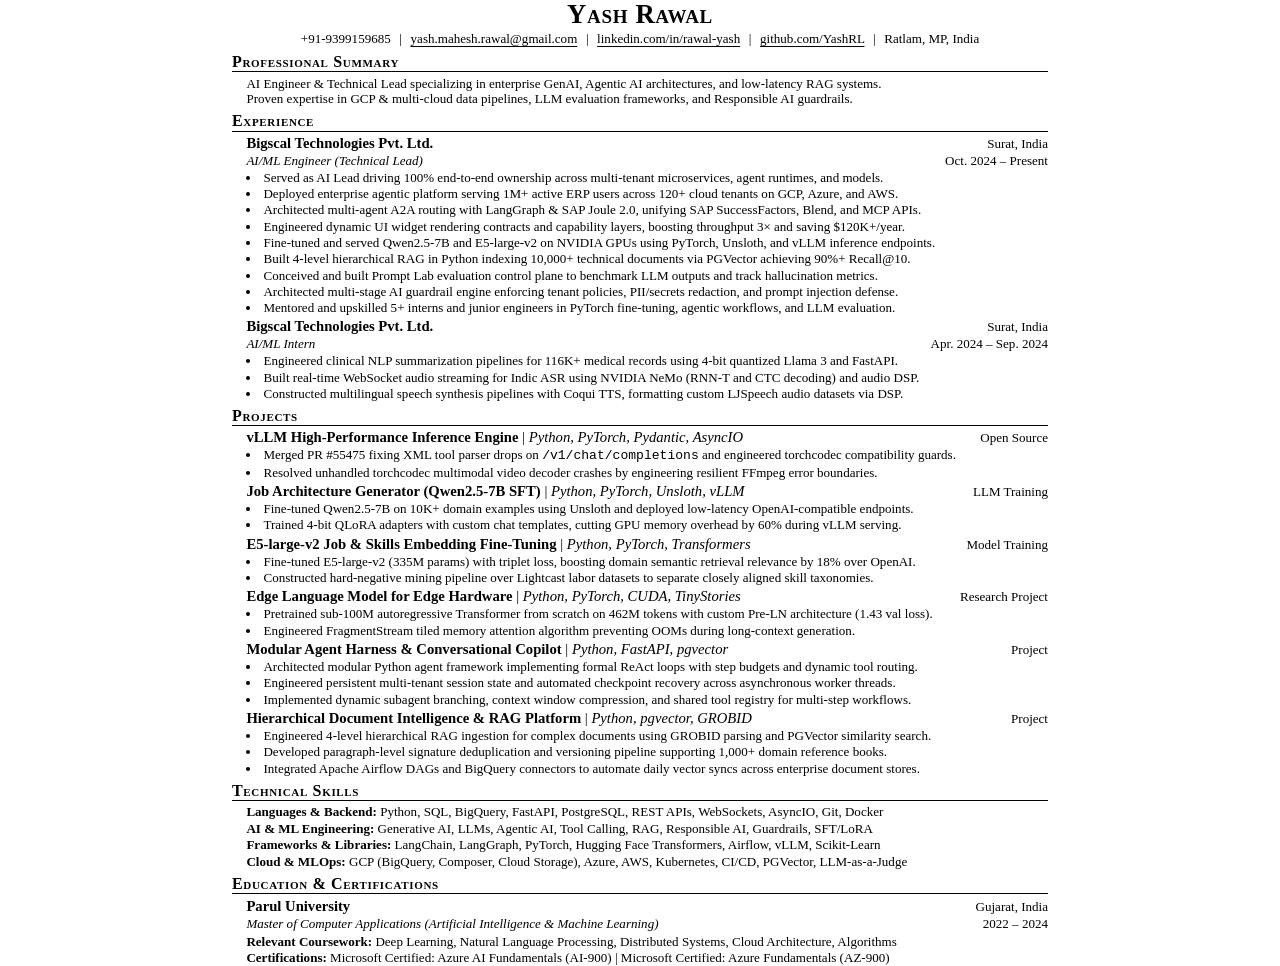
<file: Generated_Resumes/American_Express/Yash_Rawal_Resume_Amex.html>
<!DOCTYPE html>
<html lang="en">
<head>
<meta charset="UTF-8">
<meta name="viewport" content="width=device-width, initial-scale=1.0">
<title>Yash Rawal — AI Engineer II Resume (American Express)</title>
<style>
  :root {
    --font-serif: "Times New Roman", "Nimbus Roman No9 L", "Liberation Serif", "FreeSerif", serif;
    --font-size: 11pt;
    --page-margin-x: 0.5in;
    --page-margin-y: 0.45in;
    --indent: 0.15in;
  }

  @page {
    size: letter;
    margin: var(--page-margin-y) var(--page-margin-x);
  }

  * {
    margin: 0;
    padding: 0;
    box-sizing: border-box;
    -webkit-print-color-adjust: exact;
    print-color-adjust: exact;
    font-variant-ligatures: none;
    font-feature-settings: "liga" 0, "clig" 0, "dlig" 0;
  }

  body {
    font-family: var(--font-serif);
    font-size: 11pt;
    line-height: 1.20;
    color: #000000;
    background: #ffffff;
    padding: 0;
    margin: 0 auto;
    max-width: 8.5in;
  }

  /* ---------- HEADING ---------- */
  .header {
    text-align: center;
    margin-bottom: 4.5pt;
  }

  .header .name {
    font-family: var(--font-serif);
    font-size: 20pt;
    font-weight: 700;
    font-variant: small-caps;
    letter-spacing: 0.5pt;
    line-height: 1.1;
    margin-bottom: 1.5pt;
    color: #000000;
  }

  .header .contact-line {
    font-size: 9.8pt;
    line-height: 1.20;
    color: #000000;
  }

  .header .contact-line a {
    color: #000000;
    text-decoration: underline;
    text-underline-offset: 2.5px;
    text-decoration-thickness: 0.75px;
  }

  .header .separator {
    margin: 0 4pt;
    color: #000000;
  }

  /* ---------- SUMMARY ---------- */
  .summary-box {
    margin-left: var(--indent);
    font-size: 9.8pt;
    line-height: 1.20;
    text-align: left;
    margin-bottom: 2.5pt;
  }

  /* ---------- SECTION ---------- */
  .section {
    margin-bottom: 4pt;
  }

  .section-title {
    font-family: var(--font-serif);
    font-size: 12pt;
    font-weight: 700;
    font-variant: small-caps;
    letter-spacing: 0.5pt;
    text-transform: none;
    border-bottom: 1px solid #000000;
    padding-bottom: 0.5pt;
    margin-bottom: 2.5pt;
    line-height: 1.1;
  }

  /* ---------- SUBHEADINGS ---------- */
  .subheading {
    margin-left: var(--indent);
    margin-bottom: 2pt;
  }

  .row-top {
    display: flex;
    justify-content: space-between;
    align-items: baseline;
    font-size: 11pt;
    line-height: 1.18;
  }

  .row-bottom {
    display: flex;
    justify-content: space-between;
    align-items: baseline;
    font-size: 9.8pt;
    line-height: 1.18;
    margin-top: 0.5pt;
    margin-bottom: 1pt;
  }

  .bold-title {
    font-weight: 700;
  }

  .italic-subtitle {
    font-style: italic;
  }

  .date-location {
    font-size: 9.8pt;
    white-space: nowrap;
    text-align: right;
  }

  /* ---------- BULLET ITEMS ---------- */
  .bullet-list {
    list-style-type: disc;
    margin-left: 0.15in;
    margin-top: 0.5pt;
    margin-bottom: 1.5pt;
    padding-left: 0;
  }

  .bullet-list li {
    font-size: 9.8pt;
    line-height: 1.20;
    margin-bottom: 0.5pt;
    padding-left: 2pt;
    text-align: left;
  }

  /* ---------- SKILLS ---------- */
  .skills-list {
    margin-left: var(--indent);
    font-size: 9.8pt;
    line-height: 1.22;
  }

  .skill-item {
    margin-bottom: 0.5pt;
  }

  .skill-label {
    font-weight: 700;
  }
</style>
</head>
<body>

  <!-- HEADING -->
  <div class="header">
    <div class="name">Yash Rawal</div>
    <div class="contact-line">
      <span>+91-9399159685</span>
      <span class="separator">|</span>
      <a href="mailto:yash.mahesh.rawal@gmail.com">yash.mahesh.rawal@gmail.com</a>
      <span class="separator">|</span>
      <a href="https://linkedin.com/in/rawal-yash">linkedin.com/in/rawal-yash</a>
      <span class="separator">|</span>
      <a href="https://github.com/YashRL">github.com/YashRL</a>
      <span class="separator">|</span>
      <span>Ratlam, MP, India</span>
    </div>
  </div>

  <!-- PROFESSIONAL SUMMARY -->
  <div class="section">
    <div class="section-title">Professional Summary</div>
    <div class="summary-box">
      <div>AI Engineer & Technical Lead specializing in enterprise GenAI, Agentic AI architectures, and low-latency RAG systems.</div>
      <div>Proven expertise in GCP & multi-cloud data pipelines, LLM evaluation frameworks, and Responsible AI guardrails.</div>
    </div>
  </div>

  <!-- EXPERIENCE -->
  <div class="section">
    <div class="section-title">Experience</div>
    
    <div class="subheading">
      <div class="row-top">
        <span class="bold-title">Bigscal Technologies Pvt. Ltd.</span>
        <span class="date-location">Surat, India</span>
      </div>
      <div class="row-bottom">
        <span class="italic-subtitle">AI/ML Engineer (Technical Lead)</span>
        <span class="date-location">Oct. 2024 – Present</span>
      </div>
      <ul class="bullet-list">
        <li>Served as AI Lead driving 100% end-to-end ownership across multi-tenant microservices, agent runtimes, and models.</li>
        <li>Deployed enterprise agentic platform serving 1M+ active ERP users across 120+ cloud tenants on GCP, Azure, and AWS.</li>
        <li>Architected multi-agent A2A routing with LangGraph & SAP Joule 2.0, unifying SAP SuccessFactors, Blend, and MCP APIs.</li>
        <li>Engineered dynamic UI widget rendering contracts and capability layers, boosting throughput 3× and saving $120K+/year.</li>
        <li>Fine-tuned and served Qwen2.5-7B and E5-large-v2 on NVIDIA GPUs using PyTorch, Unsloth, and vLLM inference endpoints.</li>
        <li>Built 4-level hierarchical RAG in Python indexing 10,000+ technical documents via PGVector achieving 90%+ Recall@10.</li>
        <li>Conceived and built Prompt Lab evaluation control plane to benchmark LLM outputs and track hallucination metrics.</li>
        <li>Architected multi-stage AI guardrail engine enforcing tenant policies, PII/secrets redaction, and prompt injection defense.</li>
        <li>Mentored and upskilled 5+ interns and junior engineers in PyTorch fine-tuning, agentic workflows, and LLM evaluation.</li>
      </ul>
    </div>

    <div class="subheading" style="margin-top: 2pt;">
      <div class="row-top">
        <span class="bold-title">Bigscal Technologies Pvt. Ltd.</span>
        <span class="date-location">Surat, India</span>
      </div>
      <div class="row-bottom">
        <span class="italic-subtitle">AI/ML Intern</span>
        <span class="date-location">Apr. 2024 – Sep. 2024</span>
      </div>
      <ul class="bullet-list">
        <li>Engineered clinical NLP summarization pipelines for 116K+ medical records using 4-bit quantized Llama 3 and FastAPI.</li>
        <li>Built real-time WebSocket audio streaming for Indic ASR using NVIDIA NeMo (RNN-T and CTC decoding) and audio DSP.</li>
        <li>Constructed multilingual speech synthesis pipelines with Coqui TTS, formatting custom LJSpeech audio datasets via DSP.</li>
      </ul>
    </div>
  </div>

  <!-- PROJECTS -->
  <div class="section">
    <div class="section-title">Projects</div>

    <div class="subheading">
      <div class="row-top">
        <span><strong>vLLM High-Performance Inference Engine</strong> <span class="separator">|</span> <em>Python, PyTorch, Pydantic, AsyncIO</em></span>
        <span class="date-location">Open Source</span>
      </div>
      <ul class="bullet-list">
        <li>Merged PR #55475 fixing XML tool parser drops on <code>/v1/chat/completions</code> and engineered torchcodec compatibility guards.</li>
        <li>Resolved unhandled torchcodec multimodal video decoder crashes by engineering resilient FFmpeg error boundaries.</li>
      </ul>
    </div>

    <div class="subheading">
      <div class="row-top">
        <span><strong>Job Architecture Generator (Qwen2.5-7B SFT)</strong> <span class="separator">|</span> <em>Python, PyTorch, Unsloth, vLLM</em></span>
        <span class="date-location">LLM Training</span>
      </div>
      <ul class="bullet-list">
        <li>Fine-tuned Qwen2.5-7B on 10K+ domain examples using Unsloth and deployed low-latency OpenAI-compatible endpoints.</li>
        <li>Trained 4-bit QLoRA adapters with custom chat templates, cutting GPU memory overhead by 60% during vLLM serving.</li>
      </ul>
    </div>

    <div class="subheading">
      <div class="row-top">
        <span><strong>E5-large-v2 Job & Skills Embedding Fine-Tuning</strong> <span class="separator">|</span> <em>Python, PyTorch, Transformers</em></span>
        <span class="date-location">Model Training</span>
      </div>
      <ul class="bullet-list">
        <li>Fine-tuned E5-large-v2 (335M params) with triplet loss, boosting domain semantic retrieval relevance by 18% over OpenAI.</li>
        <li>Constructed hard-negative mining pipeline over Lightcast labor datasets to separate closely aligned skill taxonomies.</li>
      </ul>
    </div>

    <div class="subheading">
      <div class="row-top">
        <span><strong>Edge Language Model for Edge Hardware</strong> <span class="separator">|</span> <em>Python, PyTorch, CUDA, TinyStories</em></span>
        <span class="date-location">Research Project</span>
      </div>
      <ul class="bullet-list">
        <li>Pretrained sub-100M autoregressive Transformer from scratch on 462M tokens with custom Pre-LN architecture (1.43 val loss).</li>
        <li>Engineered FragmentStream tiled memory attention algorithm preventing OOMs during long-context generation.</li>
      </ul>
    </div>

    <div class="subheading">
      <div class="row-top">
        <span><strong>Modular Agent Harness & Conversational Copilot</strong> <span class="separator">|</span> <em>Python, FastAPI, pgvector</em></span>
        <span class="date-location">Project</span>
      </div>
      <ul class="bullet-list">
        <li>Architected modular Python agent framework implementing formal ReAct loops with step budgets and dynamic tool routing.</li>
        <li>Engineered persistent multi-tenant session state and automated checkpoint recovery across asynchronous worker threads.</li>
        <li>Implemented dynamic subagent branching, context window compression, and shared tool registry for multi-step workflows.</li>
      </ul>
    </div>

    <div class="subheading">
      <div class="row-top">
        <span><strong>Hierarchical Document Intelligence & RAG Platform</strong> <span class="separator">|</span> <em>Python, pgvector, GROBID</em></span>
        <span class="date-location">Project</span>
      </div>
      <ul class="bullet-list">
        <li>Engineered 4-level hierarchical RAG ingestion for complex documents using GROBID parsing and PGVector similarity search.</li>
        <li>Developed paragraph-level signature deduplication and versioning pipeline supporting 1,000+ domain reference books.</li>
        <li>Integrated Apache Airflow DAGs and BigQuery connectors to automate daily vector syncs across enterprise document stores.</li>
      </ul>
    </div>
  </div>

  <!-- TECHNICAL SKILLS -->
  <div class="section">
    <div class="section-title">Technical Skills</div>
    <div class="skills-list">
      <div class="skill-item"><span class="skill-label">Languages & Backend:</span> Python, SQL, BigQuery, FastAPI, PostgreSQL, REST APIs, WebSockets, AsyncIO, Git, Docker</div>
      <div class="skill-item"><span class="skill-label">AI & ML Engineering:</span> Generative AI, LLMs, Agentic AI, Tool Calling, RAG, Responsible AI, Guardrails, SFT/LoRA</div>
      <div class="skill-item"><span class="skill-label">Frameworks & Libraries:</span> LangChain, LangGraph, PyTorch, Hugging Face Transformers, Airflow, vLLM, Scikit-Learn</div>
      <div class="skill-item"><span class="skill-label">Cloud & MLOps:</span> GCP (BigQuery, Composer, Cloud Storage), Azure, AWS, Kubernetes, CI/CD, PGVector, LLM-as-a-Judge</div>
    </div>
  </div>

  <!-- EDUCATION & CERTIFICATIONS -->
  <div class="section" style="margin-bottom: 0;">
    <div class="section-title">Education & Certifications</div>
    
    <div class="subheading">
      <div class="row-top">
        <span class="bold-title">Parul University</span>
        <span class="date-location">Gujarat, India</span>
      </div>
      <div class="row-bottom">
        <span class="italic-subtitle">Master of Computer Applications (Artificial Intelligence & Machine Learning)</span>
        <span class="date-location">2022 – 2024</span>
      </div>
    </div>

    <div class="skills-list" style="margin-top: 1.5pt;">
      <div class="skill-item"><span class="skill-label">Relevant Coursework:</span> Deep Learning, Natural Language Processing, Distributed Systems, Cloud Architecture, Algorithms</div>
      <div class="skill-item"><span class="skill-label">Certifications:</span> Microsoft Certified: Azure AI Fundamentals (AI-900) <span class="separator">|</span> Microsoft Certified: Azure Fundamentals (AZ-900)</div>
    </div>
  </div>

</body>
</html>
</file>
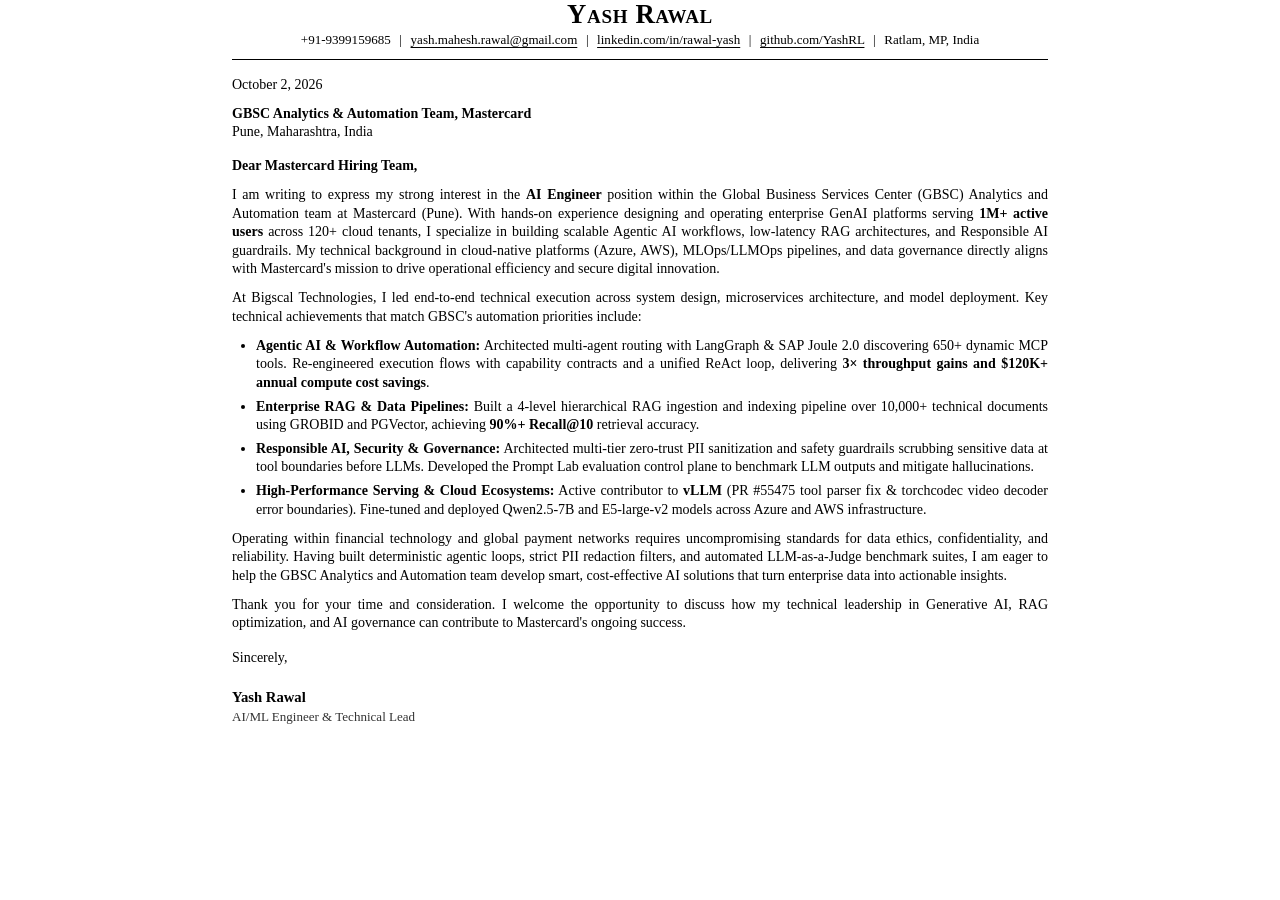
<file: Generated_Resumes/Mastercard/Yash_Rawal_Cover_Letter_Mastercard.html>
<!DOCTYPE html>
<html lang="en">
<head>
<meta charset="UTF-8">
<meta name="viewport" content="width=device-width, initial-scale=1.0">
<title>Cover Letter — Yash Rawal (Mastercard)</title>
<style>
  :root {
    --font-serif: "Times New Roman", "Nimbus Roman No9 L", "Liberation Serif", "FreeSerif", serif;
    --font-size: 10.5pt;
    --page-margin-x: 0.65in;
    --page-margin-y: 0.6in;
    --line-height: 1.32;
    --color-text: #000000;
  }

  @page {
    size: letter;
    margin: var(--page-margin-y) var(--page-margin-x);
  }

  * {
    margin: 0;
    padding: 0;
    box-sizing: border-box;
    -webkit-print-color-adjust: exact;
    print-color-adjust: exact;
    font-variant-ligatures: none;
    font-feature-settings: "liga" 0, "clig" 0, "dlig" 0;
  }

  body {
    font-family: var(--font-serif);
    font-size: var(--font-size);
    line-height: var(--line-height);
    color: var(--color-text);
    background: #ffffff;
    max-width: 8.5in;
    margin: 0 auto;
    padding: 0;
  }

  /* ---------- HEADER ---------- */
  .header {
    text-align: center;
    margin-bottom: 8pt;
  }

  .header .name {
    font-family: var(--font-serif);
    font-size: 20pt;
    font-weight: 700;
    font-variant: small-caps;
    letter-spacing: 0.5pt;
    line-height: 1.1;
    margin-bottom: 2pt;
  }

  .header .contact-line {
    font-size: 9.8pt;
    line-height: 1.25;
  }

  .header .contact-line a {
    color: var(--color-text);
    text-decoration: underline;
    text-underline-offset: 2.5px;
    text-decoration-thickness: 0.75px;
  }

  .header .separator {
    margin: 0 4pt;
  }

  .divider {
    border: none;
    border-top: 1px solid #000000;
    margin: 6pt 0 12pt;
  }

  /* ---------- METADATA ---------- */
  .meta-block {
    margin-bottom: 12pt;
    font-size: 10.5pt;
    line-height: 1.3;
  }

  .meta-block .date {
    margin-bottom: 8pt;
  }

  .meta-block .recipient {
    font-weight: 700;
  }

  /* ---------- LETTER BODY ---------- */
  .greeting {
    margin-bottom: 8pt;
    font-weight: 600;
  }

  p {
    margin-bottom: 8pt;
    text-align: justify;
  }

  .highlights {
    margin: 4pt 0 8pt 18pt;
    list-style-type: disc;
  }

  .highlights li {
    margin-bottom: 4pt;
    text-align: justify;
  }

  .highlights strong {
    font-weight: 700;
  }

  /* ---------- SIGNATURE ---------- */
  .closing {
    margin-top: 12pt;
  }

  .signature-block {
    margin-top: 16pt;
    line-height: 1.2;
  }

  .signature-name {
    font-weight: 700;
    font-size: 11pt;
  }
</style>
</head>
<body>

  <!-- HEADER -->
  <div class="header">
    <div class="name">Yash Rawal</div>
    <div class="contact-line">
      <span>+91-9399159685</span>
      <span class="separator">|</span>
      <a href="mailto:yash.mahesh.rawal@gmail.com">yash.mahesh.rawal@gmail.com</a>
      <span class="separator">|</span>
      <a href="https://linkedin.com/in/rawal-yash">linkedin.com/in/rawal-yash</a>
      <span class="separator">|</span>
      <a href="https://github.com/YashRL">github.com/YashRL</a>
      <span class="separator">|</span>
      <span>Ratlam, MP, India</span>
    </div>
  </div>

  <hr class="divider">

  <!-- METADATA -->
  <div class="meta-block">
    <div class="date">October 2, 2026</div>
    <div class="recipient">GBSC Analytics & Automation Team, Mastercard</div>
    <div class="company-sub">Pune, Maharashtra, India</div>
  </div>

  <!-- SALUTATION -->
  <div class="greeting">Dear Mastercard Hiring Team,</div>

  <!-- BODY -->
  <p>
    I am writing to express my strong interest in the <strong>AI Engineer</strong> position within the Global Business Services Center (GBSC) Analytics and Automation team at Mastercard (Pune). With hands-on experience designing and operating enterprise GenAI platforms serving <strong>1M+ active users</strong> across 120+ cloud tenants, I specialize in building scalable Agentic AI workflows, low-latency RAG architectures, and Responsible AI guardrails. My technical background in cloud-native platforms (Azure, AWS), MLOps/LLMOps pipelines, and data governance directly aligns with Mastercard's mission to drive operational efficiency and secure digital innovation.
  </p>

  <p>
    At Bigscal Technologies, I led end-to-end technical execution across system design, microservices architecture, and model deployment. Key technical achievements that match GBSC's automation priorities include:
  </p>

  <ul class="highlights">
    <li>
      <strong>Agentic AI & Workflow Automation:</strong> Architected multi-agent routing with LangGraph & SAP Joule 2.0 discovering 650+ dynamic MCP tools. Re-engineered execution flows with capability contracts and a unified ReAct loop, delivering <strong>3× throughput gains and $120K+ annual compute cost savings</strong>.
    </li>
    <li>
      <strong>Enterprise RAG & Data Pipelines:</strong> Built a 4-level hierarchical RAG ingestion and indexing pipeline over 10,000+ technical documents using GROBID and PGVector, achieving <strong>90%+ Recall@10</strong> retrieval accuracy.
    </li>
    <li>
      <strong>Responsible AI, Security & Governance:</strong> Architected multi-tier zero-trust PII sanitization and safety guardrails scrubbing sensitive data at tool boundaries before LLMs. Developed the Prompt Lab evaluation control plane to benchmark LLM outputs and mitigate hallucinations.
    </li>
    <li>
      <strong>High-Performance Serving & Cloud Ecosystems:</strong> Active contributor to <strong>vLLM</strong> (PR #55475 tool parser fix & torchcodec video decoder error boundaries). Fine-tuned and deployed Qwen2.5-7B and E5-large-v2 models across Azure and AWS infrastructure.
    </li>
  </ul>

  <p>
    Operating within financial technology and global payment networks requires uncompromising standards for data ethics, confidentiality, and reliability. Having built deterministic agentic loops, strict PII redaction filters, and automated LLM-as-a-Judge benchmark suites, I am eager to help the GBSC Analytics and Automation team develop smart, cost-effective AI solutions that turn enterprise data into actionable insights.
  </p>

  <p>
    Thank you for your time and consideration. I welcome the opportunity to discuss how my technical leadership in Generative AI, RAG optimization, and AI governance can contribute to Mastercard's ongoing success.
  </p>

  <!-- CLOSING -->
  <div class="closing">
    <div>Sincerely,</div>
    <div class="signature-block">
      <div class="signature-name">Yash Rawal</div>
      <div style="font-size: 9.8pt; color: #333333; margin-top: 2pt;">AI/ML Engineer & Technical Lead</div>
    </div>
  </div>

</body>
</html>
</file>
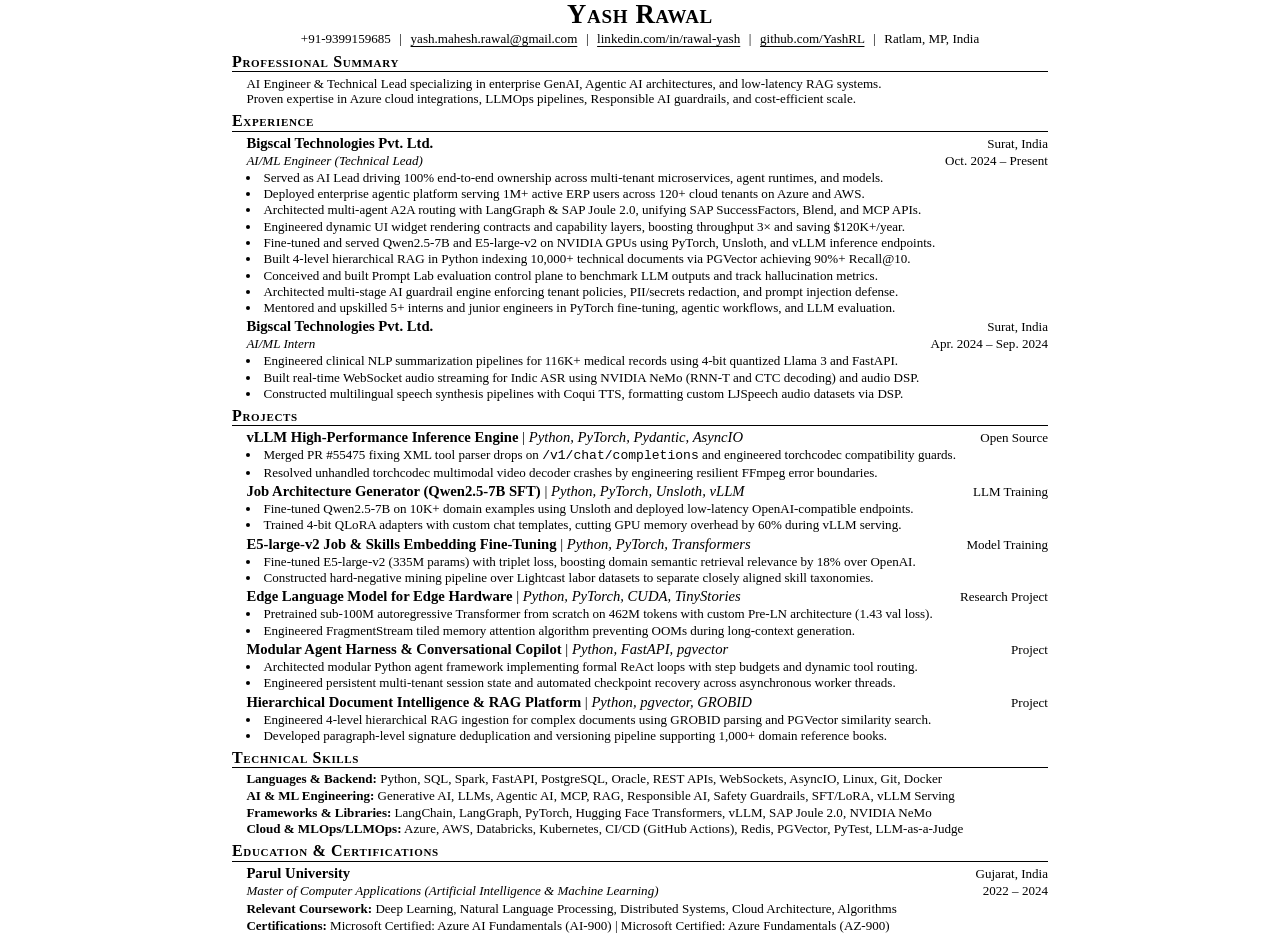
<file: Generated_Resumes/Mastercard/Yash_Rawal_Resume_Mastercard.html>
<!DOCTYPE html>
<html lang="en">
<head>
<meta charset="UTF-8">
<meta name="viewport" content="width=device-width, initial-scale=1.0">
<title>Yash Rawal — AI Engineer Resume (Mastercard)</title>
<style>
  :root {
    --font-serif: "Times New Roman", "Nimbus Roman No9 L", "Liberation Serif", "FreeSerif", serif;
    --font-size: 11pt;
    --page-margin-x: 0.5in;
    --page-margin-y: 0.45in;
    --indent: 0.15in;
  }

  @page {
    size: letter;
    margin: var(--page-margin-y) var(--page-margin-x);
  }

  * {
    margin: 0;
    padding: 0;
    box-sizing: border-box;
    -webkit-print-color-adjust: exact;
    print-color-adjust: exact;
    font-variant-ligatures: none;
    font-feature-settings: "liga" 0, "clig" 0, "dlig" 0;
  }

  body {
    font-family: var(--font-serif);
    font-size: 11pt;
    line-height: 1.20;
    color: #000000;
    background: #ffffff;
    padding: 0;
    margin: 0 auto;
    max-width: 8.5in;
  }

  /* ---------- HEADING ---------- */
  .header {
    text-align: center;
    margin-bottom: 4.5pt;
  }

  .header .name {
    font-family: var(--font-serif);
    font-size: 20pt;
    font-weight: 700;
    font-variant: small-caps;
    letter-spacing: 0.5pt;
    line-height: 1.1;
    margin-bottom: 1.5pt;
    color: #000000;
  }

  .header .contact-line {
    font-size: 9.8pt;
    line-height: 1.20;
    color: #000000;
  }

  .header .contact-line a {
    color: #000000;
    text-decoration: underline;
    text-underline-offset: 2.5px;
    text-decoration-thickness: 0.75px;
  }

  .header .separator {
    margin: 0 4pt;
    color: #000000;
  }

  /* ---------- SUMMARY ---------- */
  .summary-box {
    margin-left: var(--indent);
    font-size: 9.8pt;
    line-height: 1.20;
    text-align: left;
    margin-bottom: 2.5pt;
  }

  /* ---------- SECTION ---------- */
  .section {
    margin-bottom: 4pt;
  }

  .section-title {
    font-family: var(--font-serif);
    font-size: 12pt;
    font-weight: 700;
    font-variant: small-caps;
    letter-spacing: 0.5pt;
    text-transform: none;
    border-bottom: 1px solid #000000;
    padding-bottom: 0.5pt;
    margin-bottom: 2.5pt;
    line-height: 1.1;
  }

  /* ---------- SUBHEADINGS ---------- */
  .subheading {
    margin-left: var(--indent);
    margin-bottom: 2pt;
  }

  .row-top {
    display: flex;
    justify-content: space-between;
    align-items: baseline;
    font-size: 11pt;
    line-height: 1.18;
  }

  .row-bottom {
    display: flex;
    justify-content: space-between;
    align-items: baseline;
    font-size: 9.8pt;
    line-height: 1.18;
    margin-top: 0.5pt;
    margin-bottom: 1pt;
  }

  .bold-title {
    font-weight: 700;
  }

  .italic-subtitle {
    font-style: italic;
  }

  .date-location {
    font-size: 9.8pt;
    white-space: nowrap;
    text-align: right;
  }

  /* ---------- BULLET ITEMS ---------- */
  .bullet-list {
    list-style-type: disc;
    margin-left: 0.15in;
    margin-top: 0.5pt;
    margin-bottom: 1.5pt;
    padding-left: 0;
  }

  .bullet-list li {
    font-size: 9.8pt;
    line-height: 1.20;
    margin-bottom: 0.5pt;
    padding-left: 2pt;
    text-align: left;
  }

  /* ---------- SKILLS ---------- */
  .skills-list {
    margin-left: var(--indent);
    font-size: 9.8pt;
    line-height: 1.22;
  }

  .skill-item {
    margin-bottom: 0.5pt;
  }

  .skill-label {
    font-weight: 700;
  }
</style>
</head>
<body>

  <!-- HEADING -->
  <div class="header">
    <div class="name">Yash Rawal</div>
    <div class="contact-line">
      <span>+91-9399159685</span>
      <span class="separator">|</span>
      <a href="mailto:yash.mahesh.rawal@gmail.com">yash.mahesh.rawal@gmail.com</a>
      <span class="separator">|</span>
      <a href="https://linkedin.com/in/rawal-yash">linkedin.com/in/rawal-yash</a>
      <span class="separator">|</span>
      <a href="https://github.com/YashRL">github.com/YashRL</a>
      <span class="separator">|</span>
      <span>Ratlam, MP, India</span>
    </div>
  </div>

  <!-- PROFESSIONAL SUMMARY -->
  <div class="section">
    <div class="section-title">Professional Summary</div>
    <div class="summary-box">
      <div>AI Engineer & Technical Lead specializing in enterprise GenAI, Agentic AI architectures, and low-latency RAG systems.</div>
      <div>Proven expertise in Azure cloud integrations, LLMOps pipelines, Responsible AI guardrails, and cost-efficient scale.</div>
    </div>
  </div>

  <!-- EXPERIENCE -->
  <div class="section">
    <div class="section-title">Experience</div>
    
    <div class="subheading">
      <div class="row-top">
        <span class="bold-title">Bigscal Technologies Pvt. Ltd.</span>
        <span class="date-location">Surat, India</span>
      </div>
      <div class="row-bottom">
        <span class="italic-subtitle">AI/ML Engineer (Technical Lead)</span>
        <span class="date-location">Oct. 2024 – Present</span>
      </div>
      <ul class="bullet-list">
        <li>Served as AI Lead driving 100% end-to-end ownership across multi-tenant microservices, agent runtimes, and models.</li>
        <li>Deployed enterprise agentic platform serving 1M+ active ERP users across 120+ cloud tenants on Azure and AWS.</li>
        <li>Architected multi-agent A2A routing with LangGraph & SAP Joule 2.0, unifying SAP SuccessFactors, Blend, and MCP APIs.</li>
        <li>Engineered dynamic UI widget rendering contracts and capability layers, boosting throughput 3× and saving $120K+/year.</li>
        <li>Fine-tuned and served Qwen2.5-7B and E5-large-v2 on NVIDIA GPUs using PyTorch, Unsloth, and vLLM inference endpoints.</li>
        <li>Built 4-level hierarchical RAG in Python indexing 10,000+ technical documents via PGVector achieving 90%+ Recall@10.</li>
        <li>Conceived and built Prompt Lab evaluation control plane to benchmark LLM outputs and track hallucination metrics.</li>
        <li>Architected multi-stage AI guardrail engine enforcing tenant policies, PII/secrets redaction, and prompt injection defense.</li>
        <li>Mentored and upskilled 5+ interns and junior engineers in PyTorch fine-tuning, agentic workflows, and LLM evaluation.</li>
      </ul>
    </div>

    <div class="subheading" style="margin-top: 2pt;">
      <div class="row-top">
        <span class="bold-title">Bigscal Technologies Pvt. Ltd.</span>
        <span class="date-location">Surat, India</span>
      </div>
      <div class="row-bottom">
        <span class="italic-subtitle">AI/ML Intern</span>
        <span class="date-location">Apr. 2024 – Sep. 2024</span>
      </div>
      <ul class="bullet-list">
        <li>Engineered clinical NLP summarization pipelines for 116K+ medical records using 4-bit quantized Llama 3 and FastAPI.</li>
        <li>Built real-time WebSocket audio streaming for Indic ASR using NVIDIA NeMo (RNN-T and CTC decoding) and audio DSP.</li>
        <li>Constructed multilingual speech synthesis pipelines with Coqui TTS, formatting custom LJSpeech audio datasets via DSP.</li>
      </ul>
    </div>
  </div>

  <!-- PROJECTS -->
  <div class="section">
    <div class="section-title">Projects</div>

    <div class="subheading">
      <div class="row-top">
        <span><strong>vLLM High-Performance Inference Engine</strong> <span class="separator">|</span> <em>Python, PyTorch, Pydantic, AsyncIO</em></span>
        <span class="date-location">Open Source</span>
      </div>
      <ul class="bullet-list">
        <li>Merged PR #55475 fixing XML tool parser drops on <code>/v1/chat/completions</code> and engineered torchcodec compatibility guards.</li>
        <li>Resolved unhandled torchcodec multimodal video decoder crashes by engineering resilient FFmpeg error boundaries.</li>
      </ul>
    </div>

    <div class="subheading">
      <div class="row-top">
        <span><strong>Job Architecture Generator (Qwen2.5-7B SFT)</strong> <span class="separator">|</span> <em>Python, PyTorch, Unsloth, vLLM</em></span>
        <span class="date-location">LLM Training</span>
      </div>
      <ul class="bullet-list">
        <li>Fine-tuned Qwen2.5-7B on 10K+ domain examples using Unsloth and deployed low-latency OpenAI-compatible endpoints.</li>
        <li>Trained 4-bit QLoRA adapters with custom chat templates, cutting GPU memory overhead by 60% during vLLM serving.</li>
      </ul>
    </div>

    <div class="subheading">
      <div class="row-top">
        <span><strong>E5-large-v2 Job & Skills Embedding Fine-Tuning</strong> <span class="separator">|</span> <em>Python, PyTorch, Transformers</em></span>
        <span class="date-location">Model Training</span>
      </div>
      <ul class="bullet-list">
        <li>Fine-tuned E5-large-v2 (335M params) with triplet loss, boosting domain semantic retrieval relevance by 18% over OpenAI.</li>
        <li>Constructed hard-negative mining pipeline over Lightcast labor datasets to separate closely aligned skill taxonomies.</li>
      </ul>
    </div>

    <div class="subheading">
      <div class="row-top">
        <span><strong>Edge Language Model for Edge Hardware</strong> <span class="separator">|</span> <em>Python, PyTorch, CUDA, TinyStories</em></span>
        <span class="date-location">Research Project</span>
      </div>
      <ul class="bullet-list">
        <li>Pretrained sub-100M autoregressive Transformer from scratch on 462M tokens with custom Pre-LN architecture (1.43 val loss).</li>
        <li>Engineered FragmentStream tiled memory attention algorithm preventing OOMs during long-context generation.</li>
      </ul>
    </div>

    <div class="subheading">
      <div class="row-top">
        <span><strong>Modular Agent Harness & Conversational Copilot</strong> <span class="separator">|</span> <em>Python, FastAPI, pgvector</em></span>
        <span class="date-location">Project</span>
      </div>
      <ul class="bullet-list">
        <li>Architected modular Python agent framework implementing formal ReAct loops with step budgets and dynamic tool routing.</li>
        <li>Engineered persistent multi-tenant session state and automated checkpoint recovery across asynchronous worker threads.</li>
      </ul>
    </div>

    <div class="subheading">
      <div class="row-top">
        <span><strong>Hierarchical Document Intelligence & RAG Platform</strong> <span class="separator">|</span> <em>Python, pgvector, GROBID</em></span>
        <span class="date-location">Project</span>
      </div>
      <ul class="bullet-list">
        <li>Engineered 4-level hierarchical RAG ingestion for complex documents using GROBID parsing and PGVector similarity search.</li>
        <li>Developed paragraph-level signature deduplication and versioning pipeline supporting 1,000+ domain reference books.</li>
      </ul>
    </div>
  </div>

  <!-- TECHNICAL SKILLS -->
  <div class="section">
    <div class="section-title">Technical Skills</div>
    <div class="skills-list">
      <div class="skill-item"><span class="skill-label">Languages & Backend:</span> Python, SQL, Spark, FastAPI, PostgreSQL, Oracle, REST APIs, WebSockets, AsyncIO, Linux, Git, Docker</div>
      <div class="skill-item"><span class="skill-label">AI & ML Engineering:</span> Generative AI, LLMs, Agentic AI, MCP, RAG, Responsible AI, Safety Guardrails, SFT/LoRA, vLLM Serving</div>
      <div class="skill-item"><span class="skill-label">Frameworks & Libraries:</span> LangChain, LangGraph, PyTorch, Hugging Face Transformers, vLLM, SAP Joule 2.0, NVIDIA NeMo</div>
      <div class="skill-item"><span class="skill-label">Cloud & MLOps/LLMOps:</span> Azure, AWS, Databricks, Kubernetes, CI/CD (GitHub Actions), Redis, PGVector, PyTest, LLM-as-a-Judge</div>
    </div>
  </div>

  <!-- EDUCATION & CERTIFICATIONS -->
  <div class="section" style="margin-bottom: 0;">
    <div class="section-title">Education & Certifications</div>
    
    <div class="subheading">
      <div class="row-top">
        <span class="bold-title">Parul University</span>
        <span class="date-location">Gujarat, India</span>
      </div>
      <div class="row-bottom">
        <span class="italic-subtitle">Master of Computer Applications (Artificial Intelligence & Machine Learning)</span>
        <span class="date-location">2022 – 2024</span>
      </div>
    </div>

    <div class="skills-list" style="margin-top: 1.5pt;">
      <div class="skill-item"><span class="skill-label">Relevant Coursework:</span> Deep Learning, Natural Language Processing, Distributed Systems, Cloud Architecture, Algorithms</div>
      <div class="skill-item"><span class="skill-label">Certifications:</span> Microsoft Certified: Azure AI Fundamentals (AI-900) <span class="separator">|</span> Microsoft Certified: Azure Fundamentals (AZ-900)</div>
    </div>
  </div>

</body>
</html>
</file>
<file: Portfoloio_Github/style.css>
/* ==========================================================================
   Base & Reset (Balanced Font Scaling)
   ========================================================================== */
*, *::before, *::after {
  box-sizing: border-box;
  margin: 0;
  padding: 0;
}

ul, ol {
  list-style: none;
  list-style-type: none;
}

html {
  scroll-behavior: smooth;
  font-family: 'Inter', -apple-system, BlinkMacSystemFont, "Segoe UI", Roboto, sans-serif;
  background-color: #0f172a;
  color: #94a3b8;
  font-size: 15.5px; /* Clean, balanced readability */
  line-height: 1.65;
}

body {
  min-height: 100vh;
  position: relative;
  overflow-x: hidden;
  background-color: #0f172a;
}

/* Custom Text Selection */
::selection {
  background-color: #5eead4;
  color: #0f172a;
}

/* Typography utilities */
a {
  color: inherit;
  text-decoration: none;
}

code {
  font-family: 'JetBrains Mono', monospace;
}

.font-mono {
  font-family: 'JetBrains Mono', monospace;
}

/* ==========================================================================
   Spotlight Cursor Effect
   ========================================================================== */
#spotlight {
  position: fixed;
  top: 0;
  left: 0;
  width: 100vw;
  height: 100vh;
  pointer-events: none;
  z-index: 30;
  background: radial-gradient(600px circle at var(--mouse-x, 50vw) var(--mouse-y, 50vh), rgba(29, 78, 216, 0.15), transparent 80%);
}

/* ==========================================================================
   Layout & Responsive Utilities
   ========================================================================== */
.max-w-screen-xl {
  max-width: 1240px;
}

.mx-auto {
  margin-left: auto;
  margin-right: auto;
}

.min-h-screen {
  min-height: 100vh;
}

.px-6 { padding-left: 1.5rem; padding-right: 1.5rem; }
.py-12 { padding-top: 3rem; padding-bottom: 3rem; }

@media (min-width: 768px) {
  .md\:px-12 { padding-left: 3rem; padding-right: 3rem; }
  .md\:py-20 { padding-top: 5rem; padding-bottom: 5rem; }
  .md\:mb-20 { margin-bottom: 5rem; }
}

@media (min-width: 1024px) {
  .lg\:px-20 { padding-left: 5rem; padding-right: 5rem; }
  .lg\:py-0 { padding-top: 0; padding-bottom: 0; }
  .lg\:flex { display: flex; }
  .lg\:justify-between { justify-content: space-between; }
  .lg\:gap-6 { gap: 1.5rem; }
  .lg\:sticky { position: sticky; }
  .lg\:top-0 { top: 0; }
  .lg\:max-h-screen { max-height: 100vh; }
  .lg\:w-\[45\%\] { width: 45%; }
  .lg\:w-\[55\%\] { width: 55%; }
  .lg\:flex-col { flex-direction: column; }
  .lg\:py-20 { padding-top: 5rem; padding-bottom: 5rem; }
  .lg\:mb-28 { margin-bottom: 7rem; }
  .lg\:scroll-mt-20 { scroll-margin-top: 5rem; }
}

/* ==========================================================================
   Typography Classes
   ========================================================================== */
.text-3xl { font-size: 1.95rem; line-height: 2.25rem; }
.text-4xl { font-size: 2.45rem; line-height: 2.5rem; }
.text-base { font-size: 1.05rem; line-height: 1.5rem; }
.text-lg { font-size: 1.15rem; line-height: 1.75rem; }
.text-sm { font-size: 0.925rem; line-height: 1.5rem; }
.text-xs { font-size: 0.775rem; line-height: 1.05rem; }

.font-bold { font-weight: 700; }
.font-semibold { font-weight: 600; }
.font-medium { font-weight: 500; }

.tracking-tight { letter-spacing: -0.025em; }
.tracking-wide { letter-spacing: 0.025em; }
.tracking-widest { letter-spacing: 0.1em; }
.uppercase { text-transform: uppercase; }

.text-slate-200 { color: #e2e8f0; }
.text-slate-300 { color: #cbd5e1; }
.text-slate-400 { color: #94a3b8; }
.text-slate-500 { color: #64748b; }
.text-teal-300 { color: #5eead4; }

.mt-1 { margin-top: 0.25rem; }
.mt-1\.5 { margin-top: 0.375rem; }
.mt-2 { margin-top: 0.5rem; }
.mt-2\.5 { margin-top: 0.625rem; }
.mt-3 { margin-top: 0.75rem; }
.mt-3\.5 { margin-top: 0.875rem; }
.mt-6 { margin-top: 1.5rem; }
.mt-8 { margin-top: 2rem; }
.mt-10 { margin-top: 2.5rem; }

.mb-1 { margin-bottom: 0.25rem; }
.mb-2 { margin-bottom: 0.5rem; }
.mb-2\.5 { margin-bottom: 0.625rem; }
.mb-3 { margin-bottom: 0.75rem; }
.mb-4 { margin-bottom: 1rem; }
.mb-14 { margin-bottom: 3.5rem; }

.ml-1 { margin-left: 0.25rem; }
.ml-2 { margin-left: 0.5rem; }
.mr-1\.5 { margin-right: 0.375rem; }
.mr-3\.5 { margin-right: 0.875rem; }

.max-w-xs { max-width: 20rem; }
.max-w-sm { max-width: 25rem; }
.max-w-md { max-width: 28rem; }
.w-max { width: max-content; }

.space-y-2 > :not([hidden]) ~ :not([hidden]) { margin-top: 0.5rem; }
.space-y-4 > :not([hidden]) ~ :not([hidden]) { margin-top: 1rem; }
.space-y-6 > :not([hidden]) ~ :not([hidden]) { margin-top: 1.5rem; }
.space-y-10 > :not([hidden]) ~ :not([hidden]) { margin-top: 2.5rem; }
.space-y-12 > :not([hidden]) ~ :not([hidden]) { margin-top: 3rem; }

/* ==========================================================================
   Navigation Indicator (Brittany Chiang style)
   ========================================================================== */
.nav ul {
  list-style: none;
}

.nav a {
  display: flex;
  align-items: center;
  transition: all 0.2s ease;
}

.nav-indicator {
  display: inline-block;
  height: 1px;
  background-color: #64748b;
  transition: all 0.2s cubic-bezier(0.4, 0, 0.2, 1);
}

.nav-text {
  transition: color 0.2s ease;
}

.nav a:hover .nav-indicator,
.nav a.active .nav-indicator {
  width: 3.5rem !important;
  background-color: #e2e8f0;
}

.nav a:hover .nav-text,
.nav a.active .nav-text {
  color: #e2e8f0;
}

/* ==========================================================================
   Social Icons
   ========================================================================== */
ul[aria-label="Social media"] {
  list-style: none;
}

.text-xl { font-size: 1.3rem; }

a.hover\:text-slate-200:hover {
  color: #e2e8f0;
}

a.hover\:text-teal-300:hover {
  color: #5eead4;
}

/* ==========================================================================
   Group Hover & Card Backdrops
   ========================================================================== */
ol.group\/list, ul.group\/list {
  list-style: none;
}

.group\/list:hover .group\/list > li .group {
  opacity: 0.45;
}

.group\/list:hover .group\/list > li:hover .group {
  opacity: 1 !important;
}

.group {
  position: relative;
  display: grid;
  transition: all 0.2s ease;
}

@media (min-width: 640px) {
  .sm\:grid-cols-8 {
    grid-template-columns: repeat(8, minmax(0, 1fr));
  }
  .sm\:col-span-2 {
    grid-column: span 2 / span 2;
  }
  .sm\:col-span-6 {
    grid-column: span 6 / span 6;
  }
  .sm\:gap-6 {
    gap: 1.5rem;
  }
}

.card-backdrop {
  position: absolute;
  top: -1rem;
  bottom: -1rem;
  left: -1rem;
  right: -1rem;
  z-index: 0;
  border-radius: 0.5rem;
  transition: background-color 0.2s ease, box-shadow 0.2s ease;
}

.group:hover .card-backdrop {
  background-color: rgba(30, 41, 59, 0.5);
  box-shadow: inset 0 1px 0 0 rgba(148, 163, 184, 0.12), 0 8px 24px rgba(0, 0, 0, 0.25);
}

.z-10 {
  position: relative;
  z-index: 10;
}

/* ==========================================================================
   Thumbnail Container & Placeholder (Image Ready)
   ========================================================================== */
.thumb-container {
  width: 100%;
  aspect-ratio: 16 / 10;
  border-radius: 6px;
  overflow: hidden;
  border: 1px solid rgba(255, 255, 255, 0.08);
  background: #111827;
  transition: all 0.2s ease;
}

.thumb-container img {
  width: 100%;
  height: 100%;
  object-fit: cover;
  display: block;
}

.thumb-placeholder {
  width: 100%;
  height: 100%;
  display: flex;
  flex-direction: column;
  align-items: center;
  justify-content: center;
  gap: 0.4rem;
  background: linear-gradient(145deg, #131b2e 0%, #0d1424 100%);
}

.thumb-tag {
  font-family: 'JetBrains Mono', monospace;
  font-size: 0.68rem;
  font-weight: 600;
  color: #94a3b8;
  letter-spacing: 0.05em;
  text-transform: uppercase;
}

.group:hover .thumb-container {
  border-color: rgba(94, 234, 212, 0.5);
  box-shadow: 0 0 12px rgba(94, 234, 212, 0.15);
}

/* ==========================================================================
   Tech Pills / Badges
   ========================================================================== */
ul[aria-label="Technologies used"] {
  list-style: none;
  list-style-type: none;
  display: flex;
  flex-wrap: wrap;
  gap: 0.5rem 0.5rem; /* Distinct horizontal and vertical breathing room */
  padding: 0;
  margin: 0;
}

ul[aria-label="Technologies used"] > li {
  list-style: none;
  list-style-type: none;
  margin: 0;
  padding: 0;
}

.tech-pill {
  display: inline-flex;
  align-items: center;
  border-radius: 9999px;
  background-color: rgba(45, 212, 191, 0.1);
  padding: 0.28rem 0.8rem;
  font-size: 0.74rem;
  font-weight: 500;
  line-height: 1rem;
  color: #5eead4;
  font-family: 'JetBrains Mono', monospace;
  white-space: nowrap;
}

.flex { display: flex; }
.flex-wrap { flex-wrap: wrap; }
.gap-1\.5 { gap: 0.55rem; }
.gap-2 { gap: 0.65rem; }
.gap-3 { gap: 0.75rem; }
.gap-4 { gap: 1rem; }
.items-center { align-items: center; }

/* Arrow micro-interaction */
.group\/link:hover i {
  color: #5eead4;
}

.group\/link i {
  transition: transform 0.2s ease, color 0.2s ease;
}

/* ==========================================================================
   Mobile Sticky Section Headers
   ========================================================================== */
@media (max-width: 1023px) {
  .sticky {
    position: sticky;
  }
  .top-0 {
    top: 0;
  }
  .bg-slate-900\/85 {
    background-color: rgba(15, 23, 42, 0.9);
  }
  .backdrop-blur {
    backdrop-filter: blur(8px);
    -webkit-backdrop-filter: blur(8px);
  }
  .hidden {
    display: none;
  }
  .thumb-container {
    max-width: 180px;
    margin-bottom: 0.75rem;
  }
}

@media (min-width: 1024px) {
  .lg\:sr-only {
    position: absolute;
    width: 1px;
    height: 1px;
    padding: 0;
    margin: -1px;
    overflow: hidden;
    clip: rect(0, 0, 0, 0);
    white-space: nowrap;
    border-width: 0;
  }
}
</file>
<file: .agents/skills/playwright-skill/node_modules/playwright-core/lib/vite/htmlReport/report.css>
:root{--color-canvas-default-transparent:#fff0;--color-marketing-icon-primary:#218bff;--color-marketing-icon-secondary:#54aeff;--color-diff-blob-addition-num-text:#24292f;--color-diff-blob-addition-fg:#24292f;--color-diff-blob-addition-num-bg:#ccffd8;--color-diff-blob-addition-line-bg:#e6ffec;--color-diff-blob-addition-word-bg:#abf2bc;--color-diff-blob-deletion-num-text:#24292f;--color-diff-blob-deletion-fg:#24292f;--color-diff-blob-deletion-num-bg:#ffd7d5;--color-diff-blob-deletion-line-bg:#ffebe9;--color-diff-blob-deletion-word-bg:#ff818266;--color-diff-blob-hunk-num-bg:#54aeff66;--color-diff-blob-expander-icon:#57606a;--color-diff-blob-selected-line-highlight-mix-blend-mode:multiply;--color-diffstat-deletion-border:#1b1f2426;--color-diffstat-addition-border:#1b1f2426;--color-diffstat-addition-bg:#2da44e;--color-search-keyword-hl:#fff8c5;--color-prettylights-syntax-comment:#6e7781;--color-prettylights-syntax-constant:#0550ae;--color-prettylights-syntax-entity:#8250df;--color-prettylights-syntax-storage-modifier-import:#24292f;--color-prettylights-syntax-entity-tag:#116329;--color-prettylights-syntax-keyword:#cf222e;--color-prettylights-syntax-string:#0a3069;--color-prettylights-syntax-variable:#953800;--color-prettylights-syntax-brackethighlighter-unmatched:#82071e;--color-prettylights-syntax-invalid-illegal-text:#f6f8fa;--color-prettylights-syntax-invalid-illegal-bg:#82071e;--color-prettylights-syntax-carriage-return-text:#f6f8fa;--color-prettylights-syntax-carriage-return-bg:#cf222e;--color-prettylights-syntax-string-regexp:#116329;--color-prettylights-syntax-markup-list:#3b2300;--color-prettylights-syntax-markup-heading:#0550ae;--color-prettylights-syntax-markup-italic:#24292f;--color-prettylights-syntax-markup-bold:#24292f;--color-prettylights-syntax-markup-deleted-text:#82071e;--color-prettylights-syntax-markup-deleted-bg:#ffebe9;--color-prettylights-syntax-markup-inserted-text:#116329;--color-prettylights-syntax-markup-inserted-bg:#dafbe1;--color-prettylights-syntax-markup-changed-text:#953800;--color-prettylights-syntax-markup-changed-bg:#ffd8b5;--color-prettylights-syntax-markup-ignored-text:#eaeef2;--color-prettylights-syntax-markup-ignored-bg:#0550ae;--color-prettylights-syntax-meta-diff-range:#8250df;--color-prettylights-syntax-brackethighlighter-angle:#57606a;--color-prettylights-syntax-sublimelinter-gutter-mark:#8c959f;--color-prettylights-syntax-constant-other-reference-link:#0a3069;--color-codemirror-text:#24292f;--color-codemirror-bg:#fff;--color-codemirror-gutters-bg:#fff;--color-codemirror-guttermarker-text:#fff;--color-codemirror-guttermarker-subtle-text:#6e7781;--color-codemirror-linenumber-text:#57606a;--color-codemirror-cursor:#24292f;--color-codemirror-selection-bg:#54aeff66;--color-codemirror-activeline-bg:#eaeef280;--color-codemirror-matchingbracket-text:#24292f;--color-codemirror-lines-bg:#fff;--color-codemirror-syntax-comment:#24292f;--color-codemirror-syntax-constant:#0550ae;--color-codemirror-syntax-entity:#8250df;--color-codemirror-syntax-keyword:#cf222e;--color-codemirror-syntax-storage:#cf222e;--color-codemirror-syntax-string:#0a3069;--color-codemirror-syntax-support:#0550ae;--color-codemirror-syntax-variable:#953800;--color-checks-bg:#24292f;--color-checks-run-border-width:0px;--color-checks-container-border-width:0px;--color-checks-text-primary:#f6f8fa;--color-checks-text-secondary:#8c959f;--color-checks-text-link:#54aeff;--color-checks-btn-icon:#afb8c1;--color-checks-btn-hover-icon:#f6f8fa;--color-checks-btn-hover-bg:#ffffff20;--color-checks-input-text:#eaeef2;--color-checks-input-placeholder-text:#8c959f;--color-checks-input-focus-text:#8c959f;--color-checks-input-bg:#32383f;--color-checks-input-shadow:none;--color-checks-donut-error:#fa4549;--color-checks-donut-pending:#bf8700;--color-checks-donut-success:#2da44e;--color-checks-donut-neutral:#afb8c1;--color-checks-dropdown-text:#afb8c1;--color-checks-dropdown-bg:#32383f;--color-checks-dropdown-border:#424a53;--color-checks-dropdown-shadow:#1b1f244d;--color-checks-dropdown-hover-text:#f6f8fa;--color-checks-dropdown-hover-bg:#424a53;--color-checks-dropdown-btn-hover-text:#f6f8fa;--color-checks-dropdown-btn-hover-bg:#32383f;--color-checks-scrollbar-thumb-bg:#57606a;--color-checks-header-label-text:#d0d7de;--color-checks-header-label-open-text:#f6f8fa;--color-checks-header-border:#32383f;--color-checks-header-icon:#8c959f;--color-checks-line-text:#d0d7de;--color-checks-line-num-text:#8c959fbf;--color-checks-line-timestamp-text:#8c959f;--color-checks-line-hover-bg:#32383f;--color-checks-line-selected-bg:#218bff26;--color-checks-line-selected-num-text:#54aeff;--color-checks-line-dt-fm-text:#24292f;--color-checks-line-dt-fm-bg:#9a6700;--color-checks-gate-bg:#7d4e0026;--color-checks-gate-text:#d0d7de;--color-checks-gate-waiting-text:#afb8c1;--color-checks-step-header-open-bg:#32383f;--color-checks-step-error-text:#ff8182;--color-checks-step-warning-text:#d4a72c;--color-checks-logline-text:#8c959f;--color-checks-logline-num-text:#8c959fbf;--color-checks-logline-debug-text:#c297ff;--color-checks-logline-error-text:#d0d7de;--color-checks-logline-error-num-text:#ff8182;--color-checks-logline-error-bg:#a40e2626;--color-checks-logline-warning-text:#d0d7de;--color-checks-logline-warning-num-text:#d4a72c;--color-checks-logline-warning-bg:#7d4e0026;--color-checks-logline-command-text:#54aeff;--color-checks-logline-section-text:#4ac26b;--color-checks-ansi-black:#24292f;--color-checks-ansi-black-bright:#32383f;--color-checks-ansi-white:#d0d7de;--color-checks-ansi-white-bright:#d0d7de;--color-checks-ansi-gray:#8c959f;--color-checks-ansi-red:#ff8182;--color-checks-ansi-red-bright:#ffaba8;--color-checks-ansi-green:#4ac26b;--color-checks-ansi-green-bright:#6fdd8b;--color-checks-ansi-yellow:#d4a72c;--color-checks-ansi-yellow-bright:#eac54f;--color-checks-ansi-blue:#54aeff;--color-checks-ansi-blue-bright:#80ccff;--color-checks-ansi-magenta:#c297ff;--color-checks-ansi-magenta-bright:#d8b9ff;--color-checks-ansi-cyan:#76e3ea;--color-checks-ansi-cyan-bright:#b3f0ff;--color-project-header-bg:#24292f;--color-project-sidebar-bg:#fff;--color-project-gradient-in:#fff;--color-project-gradient-out:#fff0;--color-mktg-success:#249243;--color-mktg-info:#1377ea;--color-mktg-bg-shade-gradient-top:#1b1f2411;--color-mktg-bg-shade-gradient-bottom:#1b1f2400;--color-mktg-btn-bg-top:#617eef;--color-mktg-btn-bg-bottom:#4969ed;--color-mktg-btn-bg-overlay-top:#4968e4;--color-mktg-btn-bg-overlay-bottom:#3355e0;--color-mktg-btn-text:#fff;--color-mktg-btn-primary-bg-top:#34b759;--color-mktg-btn-primary-bg-bottom:#2ea44f;--color-mktg-btn-primary-bg-overlay-top:#279b42;--color-mktg-btn-primary-bg-overlay-bottom:#22863a;--color-mktg-btn-primary-text:#fff;--color-mktg-btn-enterprise-bg-top:#8670ff;--color-mktg-btn-enterprise-bg-bottom:#6f57ff;--color-mktg-btn-enterprise-bg-overlay-top:#7463de;--color-mktg-btn-enterprise-bg-overlay-bottom:#614eda;--color-mktg-btn-enterprise-text:#fff;--color-mktg-btn-outline-text:#4969ed;--color-mktg-btn-outline-border:#4969ed4d;--color-mktg-btn-outline-hover-text:#3355e0;--color-mktg-btn-outline-hover-border:#3355e080;--color-mktg-btn-outline-focus-border:#4969ed;--color-mktg-btn-outline-focus-border-inset:#4969ed80;--color-mktg-btn-dark-text:#fff;--color-mktg-btn-dark-border:#ffffff4d;--color-mktg-btn-dark-hover-text:#fff;--color-mktg-btn-dark-hover-border:#ffffff80;--color-mktg-btn-dark-focus-border:#fff;--color-mktg-btn-dark-focus-border-inset:#ffffff80;--color-avatar-bg:#fff;--color-avatar-border:#1b1f2426;--color-avatar-stack-fade:#afb8c1;--color-avatar-stack-fade-more:#d0d7de;--color-avatar-child-shadow:-2px -2px 0 #fffc;--color-topic-tag-border:#0000;--color-select-menu-backdrop-border:#0000;--color-select-menu-tap-highlight:#afb8c180;--color-select-menu-tap-focus-bg:#b6e3ff;--color-overlay-shadow:0 1px 3px #1b1f241f, 0 8px 24px #424a531f;--color-header-text:#ffffffb3;--color-header-bg:#24292f;--color-header-logo:#fff;--color-header-search-bg:#24292f;--color-header-search-border:#57606a;--color-sidenav-selected-bg:#fff;--color-menu-bg-active:#0000;--color-control-transparent-bg-hover:#818b981a;--color-input-disabled-bg:#afb8c133;--color-timeline-badge-bg:#eaeef2;--color-ansi-black:#24292f;--color-ansi-black-bright:#57606a;--color-ansi-white:#6e7781;--color-ansi-white-bright:#8c959f;--color-ansi-gray:#6e7781;--color-ansi-red:#cf222e;--color-ansi-red-bright:#a40e26;--color-ansi-green:#116329;--color-ansi-green-bright:#1a7f37;--color-ansi-yellow:#4d2d00;--color-ansi-yellow-bright:#633c01;--color-ansi-blue:#0969da;--color-ansi-blue-bright:#218bff;--color-ansi-magenta:#8250df;--color-ansi-magenta-bright:#a475f9;--color-ansi-cyan:#1b7c83;--color-ansi-cyan-bright:#3192aa;--color-btn-text:#24292f;--color-btn-bg:#f6f8fa;--color-btn-border:#1b1f2426;--color-btn-shadow:0 1px 0 #1b1f240a;--color-btn-inset-shadow:inset 0 1px 0 #ffffff40;--color-btn-hover-bg:#f3f4f6;--color-btn-hover-border:#1b1f2426;--color-btn-active-bg:#ebecf0;--color-btn-active-border:#1b1f2426;--color-btn-selected-bg:#eeeff2;--color-btn-focus-bg:#f6f8fa;--color-btn-focus-border:#1b1f2426;--color-btn-focus-shadow:0 0 0 3px #0969da4d;--color-btn-shadow-active:inset 0 .15em .3em #1b1f2426;--color-btn-shadow-input-focus:0 0 0 .2em #0969da4d;--color-btn-counter-bg:#1b1f2414;--color-btn-primary-text:#fff;--color-btn-primary-bg:#2da44e;--color-btn-primary-border:#1b1f2426;--color-btn-primary-shadow:0 1px 0 #1b1f241a;--color-btn-primary-inset-shadow:inset 0 1px 0 #ffffff08;--color-btn-primary-hover-bg:#2c974b;--color-btn-primary-hover-border:#1b1f2426;--color-btn-primary-selected-bg:#298e46;--color-btn-primary-selected-shadow:inset 0 1px 0 #002d1133;--color-btn-primary-disabled-text:#fffc;--color-btn-primary-disabled-bg:#94d3a2;--color-btn-primary-disabled-border:#1b1f2426;--color-btn-primary-focus-bg:#2da44e;--color-btn-primary-focus-border:#1b1f2426;--color-btn-primary-focus-shadow:0 0 0 3px #2da44e66;--color-btn-primary-icon:#fffc;--color-btn-primary-counter-bg:#fff3;--color-btn-outline-text:#0969da;--color-btn-outline-hover-text:#fff;--color-btn-outline-hover-bg:#0969da;--color-btn-outline-hover-border:#1b1f2426;--color-btn-outline-hover-shadow:0 1px 0 #1b1f241a;--color-btn-outline-hover-inset-shadow:inset 0 1px 0 #ffffff08;--color-btn-outline-hover-counter-bg:#fff3;--color-btn-outline-selected-text:#fff;--color-btn-outline-selected-bg:#0965ce;--color-btn-outline-selected-border:#1b1f2426;--color-btn-outline-selected-shadow:inset 0 1px 0 #00215533;--color-btn-outline-disabled-text:#0969da80;--color-btn-outline-disabled-bg:#f6f8fa;--color-btn-outline-disabled-counter-bg:#0969da0d;--color-btn-outline-focus-border:#1b1f2426;--color-btn-outline-focus-shadow:0 0 0 3px #0550ae66;--color-btn-outline-counter-bg:#0969da1a;--color-btn-danger-text:#cf222e;--color-btn-danger-hover-text:#fff;--color-btn-danger-hover-bg:#a40e26;--color-btn-danger-hover-border:#1b1f2426;--color-btn-danger-hover-shadow:0 1px 0 #1b1f241a;--color-btn-danger-hover-inset-shadow:inset 0 1px 0 #ffffff08;--color-btn-danger-hover-counter-bg:#fff3;--color-btn-danger-selected-text:#fff;--color-btn-danger-selected-bg:#c11f2a;--color-btn-danger-selected-border:#1b1f2426;--color-btn-danger-selected-shadow:inset 0 1px 0 #4c001433;--color-btn-danger-disabled-text:#cf222e80;--color-btn-danger-disabled-bg:#f6f8fa;--color-btn-danger-disabled-counter-bg:#cf222e0d;--color-btn-danger-focus-border:#1b1f2426;--color-btn-danger-focus-shadow:0 0 0 3px #a40e2666;--color-btn-danger-counter-bg:#cf222e1a;--color-btn-danger-icon:#cf222e;--color-btn-danger-hover-icon:#fff;--color-underlinenav-icon:#6e7781;--color-underlinenav-border-hover:#afb8c133;--color-fg-default:#24292f;--color-fg-muted:#57606a;--color-fg-subtle:#6e7781;--color-fg-on-emphasis:#fff;--color-canvas-default:#fff;--color-canvas-overlay:#fff;--color-canvas-inset:#f6f8fa;--color-canvas-subtle:#f6f8fa;--color-border-default:#d0d7de;--color-border-muted:#d8dee4;--color-border-subtle:#1b1f2426;--color-shadow-small:0 1px 0 #1b1f240a;--color-shadow-medium:0 3px 6px #8c959f26;--color-shadow-large:0 8px 24px #8c959f33;--color-shadow-extra-large:0 12px 28px #8c959f4d;--color-neutral-emphasis-plus:#24292f;--color-neutral-emphasis:#6e7781;--color-neutral-muted:#afb8c133;--color-neutral-subtle:#eaeef280;--color-accent-fg:#0969da;--color-accent-emphasis:#0969da;--color-accent-muted:#54aeff66;--color-accent-subtle:#ddf4ff;--color-success-fg:#1a7f37;--color-success-emphasis:#2da44e;--color-success-muted:#4ac26b66;--color-success-subtle:#dafbe1;--color-attention-fg:#9a6700;--color-attention-emphasis:#bf8700;--color-attention-muted:#d4a72c66;--color-attention-subtle:#fff8c5;--color-severe-fg:#bc4c00;--color-severe-emphasis:#bc4c00;--color-severe-muted:#fb8f4466;--color-severe-subtle:#fff1e5;--color-danger-fg:#cf222e;--color-danger-emphasis:#cf222e;--color-danger-muted:#ff818266;--color-danger-subtle:#ffebe9;--color-done-fg:#8250df;--color-done-emphasis:#8250df;--color-done-muted:#c297ff66;--color-done-subtle:#fbefff;--color-sponsors-fg:#bf3989;--color-sponsors-emphasis:#bf3989;--color-sponsors-muted:#ff80c866;--color-sponsors-subtle:#ffeff7;--color-primer-canvas-backdrop:#1b1f2480;--color-primer-canvas-sticky:#fffffff2;--color-primer-border-active:#fd8c73;--color-primer-border-contrast:#1b1f241a;--color-primer-shadow-highlight:inset 0 1px 0 #ffffff40;--color-primer-shadow-inset:inset 0 1px 0 #d0d7de33;--color-primer-shadow-focus:0 0 0 3px #0969da4d;--color-scale-black:#1b1f24;--color-scale-white:#fff;--color-scale-gray-0:#f6f8fa;--color-scale-gray-1:#eaeef2;--color-scale-gray-2:#d0d7de;--color-scale-gray-3:#afb8c1;--color-scale-gray-4:#8c959f;--color-scale-gray-5:#6e7781;--color-scale-gray-6:#57606a;--color-scale-gray-7:#424a53;--color-scale-gray-8:#32383f;--color-scale-gray-9:#24292f;--color-scale-blue-0:#ddf4ff;--color-scale-blue-1:#b6e3ff;--color-scale-blue-2:#80ccff;--color-scale-blue-3:#54aeff;--color-scale-blue-4:#218bff;--color-scale-blue-5:#0969da;--color-scale-blue-6:#0550ae;--color-scale-blue-7:#033d8b;--color-scale-blue-8:#0a3069;--color-scale-blue-9:#002155;--color-scale-green-0:#dafbe1;--color-scale-green-1:#aceebb;--color-scale-green-2:#6fdd8b;--color-scale-green-3:#4ac26b;--color-scale-green-4:#2da44e;--color-scale-green-5:#1a7f37;--color-scale-green-6:#116329;--color-scale-green-7:#044f1e;--color-scale-green-8:#003d16;--color-scale-green-9:#002d11;--color-scale-yellow-0:#fff8c5;--color-scale-yellow-1:#fae17d;--color-scale-yellow-2:#eac54f;--color-scale-yellow-3:#d4a72c;--color-scale-yellow-4:#bf8700;--color-scale-yellow-5:#9a6700;--color-scale-yellow-6:#7d4e00;--color-scale-yellow-7:#633c01;--color-scale-yellow-8:#4d2d00;--color-scale-yellow-9:#3b2300;--color-scale-orange-0:#fff1e5;--color-scale-orange-1:#ffd8b5;--color-scale-orange-2:#ffb77c;--color-scale-orange-3:#fb8f44;--color-scale-orange-4:#e16f24;--color-scale-orange-5:#bc4c00;--color-scale-orange-6:#953800;--color-scale-orange-7:#762c00;--color-scale-orange-8:#5c2200;--color-scale-orange-9:#471700;--color-scale-red-0:#ffebe9;--color-scale-red-1:#ffcecb;--color-scale-red-2:#ffaba8;--color-scale-red-3:#ff8182;--color-scale-red-4:#fa4549;--color-scale-red-5:#cf222e;--color-scale-red-6:#a40e26;--color-scale-red-7:#82071e;--color-scale-red-8:#660018;--color-scale-red-9:#4c0014;--color-scale-purple-0:#fbefff;--color-scale-purple-1:#ecd8ff;--color-scale-purple-2:#d8b9ff;--color-scale-purple-3:#c297ff;--color-scale-purple-4:#a475f9;--color-scale-purple-5:#8250df;--color-scale-purple-6:#6639ba;--color-scale-purple-7:#512a97;--color-scale-purple-8:#3e1f79;--color-scale-purple-9:#2e1461;--color-scale-pink-0:#ffeff7;--color-scale-pink-1:#ffd3eb;--color-scale-pink-2:#ffadda;--color-scale-pink-3:#ff80c8;--color-scale-pink-4:#e85aad;--color-scale-pink-5:#bf3989;--color-scale-pink-6:#99286e;--color-scale-pink-7:#772057;--color-scale-pink-8:#611347;--color-scale-pink-9:#4d0336;--color-scale-coral-0:#fff0eb;--color-scale-coral-1:#ffd6cc;--color-scale-coral-2:#ffb4a1;--color-scale-coral-3:#fd8c73;--color-scale-coral-4:#ec6547;--color-scale-coral-5:#c4432b;--color-scale-coral-6:#9e2f1c;--color-scale-coral-7:#801f0f;--color-scale-coral-8:#691105;--color-scale-coral-9:#510901}:root.dark-mode{--lightningcss-light: ;--lightningcss-dark:initial;color-scheme:dark;--color-canvas-default-transparent:#0d111700;--color-marketing-icon-primary:#79c0ff;--color-marketing-icon-secondary:#1f6feb;--color-diff-blob-addition-num-text:#c9d1d9;--color-diff-blob-addition-fg:#c9d1d9;--color-diff-blob-addition-num-bg:#3fb9504d;--color-diff-blob-addition-line-bg:#2ea04326;--color-diff-blob-addition-word-bg:#2ea04366;--color-diff-blob-deletion-num-text:#c9d1d9;--color-diff-blob-deletion-fg:#c9d1d9;--color-diff-blob-deletion-num-bg:#f851494d;--color-diff-blob-deletion-line-bg:#f8514926;--color-diff-blob-deletion-word-bg:#f8514966;--color-diff-blob-hunk-num-bg:#388bfd66;--color-diff-blob-expander-icon:#8b949e;--color-diff-blob-selected-line-highlight-mix-blend-mode:screen;--color-diffstat-deletion-border:#f0f6fc1a;--color-diffstat-addition-border:#f0f6fc1a;--color-diffstat-addition-bg:#3fb950;--color-search-keyword-hl:#d2992266;--color-prettylights-syntax-comment:#8b949e;--color-prettylights-syntax-constant:#79c0ff;--color-prettylights-syntax-entity:#d2a8ff;--color-prettylights-syntax-storage-modifier-import:#c9d1d9;--color-prettylights-syntax-entity-tag:#7ee787;--color-prettylights-syntax-keyword:#ff7b72;--color-prettylights-syntax-string:#a5d6ff;--color-prettylights-syntax-variable:#ffa657;--color-prettylights-syntax-brackethighlighter-unmatched:#f85149;--color-prettylights-syntax-invalid-illegal-text:#f0f6fc;--color-prettylights-syntax-invalid-illegal-bg:#8e1519;--color-prettylights-syntax-carriage-return-text:#f0f6fc;--color-prettylights-syntax-carriage-return-bg:#b62324;--color-prettylights-syntax-string-regexp:#7ee787;--color-prettylights-syntax-markup-list:#f2cc60;--color-prettylights-syntax-markup-heading:#1f6feb;--color-prettylights-syntax-markup-italic:#c9d1d9;--color-prettylights-syntax-markup-bold:#c9d1d9;--color-prettylights-syntax-markup-deleted-text:#ffdcd7;--color-prettylights-syntax-markup-deleted-bg:#67060c;--color-prettylights-syntax-markup-inserted-text:#aff5b4;--color-prettylights-syntax-markup-inserted-bg:#033a16;--color-prettylights-syntax-markup-changed-text:#ffdfb6;--color-prettylights-syntax-markup-changed-bg:#5a1e02;--color-prettylights-syntax-markup-ignored-text:#c9d1d9;--color-prettylights-syntax-markup-ignored-bg:#1158c7;--color-prettylights-syntax-meta-diff-range:#d2a8ff;--color-prettylights-syntax-brackethighlighter-angle:#8b949e;--color-prettylights-syntax-sublimelinter-gutter-mark:#484f58;--color-prettylights-syntax-constant-other-reference-link:#a5d6ff;--color-codemirror-text:#c9d1d9;--color-codemirror-bg:#0d1117;--color-codemirror-gutters-bg:#0d1117;--color-codemirror-guttermarker-text:#0d1117;--color-codemirror-guttermarker-subtle-text:#484f58;--color-codemirror-linenumber-text:#8b949e;--color-codemirror-cursor:#c9d1d9;--color-codemirror-selection-bg:#388bfd66;--color-codemirror-activeline-bg:#6e76811a;--color-codemirror-matchingbracket-text:#c9d1d9;--color-codemirror-lines-bg:#0d1117;--color-codemirror-syntax-comment:#8b949e;--color-codemirror-syntax-constant:#79c0ff;--color-codemirror-syntax-entity:#d2a8ff;--color-codemirror-syntax-keyword:#ff7b72;--color-codemirror-syntax-storage:#ff7b72;--color-codemirror-syntax-string:#a5d6ff;--color-codemirror-syntax-support:#79c0ff;--color-codemirror-syntax-variable:#ffa657;--color-checks-bg:#010409;--color-checks-run-border-width:1px;--color-checks-container-border-width:1px;--color-checks-text-primary:#c9d1d9;--color-checks-text-secondary:#8b949e;--color-checks-text-link:#58a6ff;--color-checks-btn-icon:#8b949e;--color-checks-btn-hover-icon:#c9d1d9;--color-checks-btn-hover-bg:#6e76811a;--color-checks-input-text:#8b949e;--color-checks-input-placeholder-text:#484f58;--color-checks-input-focus-text:#c9d1d9;--color-checks-input-bg:#161b22;--color-checks-input-shadow:none;--color-checks-donut-error:#f85149;--color-checks-donut-pending:#d29922;--color-checks-donut-success:#2ea043;--color-checks-donut-neutral:#8b949e;--color-checks-dropdown-text:#c9d1d9;--color-checks-dropdown-bg:#161b22;--color-checks-dropdown-border:#30363d;--color-checks-dropdown-shadow:#0104094d;--color-checks-dropdown-hover-text:#c9d1d9;--color-checks-dropdown-hover-bg:#6e76811a;--color-checks-dropdown-btn-hover-text:#c9d1d9;--color-checks-dropdown-btn-hover-bg:#6e76811a;--color-checks-scrollbar-thumb-bg:#6e768166;--color-checks-header-label-text:#8b949e;--color-checks-header-label-open-text:#c9d1d9;--color-checks-header-border:#21262d;--color-checks-header-icon:#8b949e;--color-checks-line-text:#8b949e;--color-checks-line-num-text:#484f58;--color-checks-line-timestamp-text:#484f58;--color-checks-line-hover-bg:#6e76811a;--color-checks-line-selected-bg:#388bfd26;--color-checks-line-selected-num-text:#58a6ff;--color-checks-line-dt-fm-text:#f0f6fc;--color-checks-line-dt-fm-bg:#9e6a03;--color-checks-gate-bg:#bb800926;--color-checks-gate-text:#8b949e;--color-checks-gate-waiting-text:#d29922;--color-checks-step-header-open-bg:#161b22;--color-checks-step-error-text:#f85149;--color-checks-step-warning-text:#d29922;--color-checks-logline-text:#8b949e;--color-checks-logline-num-text:#484f58;--color-checks-logline-debug-text:#a371f7;--color-checks-logline-error-text:#8b949e;--color-checks-logline-error-num-text:#484f58;--color-checks-logline-error-bg:#f8514926;--color-checks-logline-warning-text:#8b949e;--color-checks-logline-warning-num-text:#d29922;--color-checks-logline-warning-bg:#bb800926;--color-checks-logline-command-text:#58a6ff;--color-checks-logline-section-text:#3fb950;--color-checks-ansi-black:#0d1117;--color-checks-ansi-black-bright:#161b22;--color-checks-ansi-white:#b1bac4;--color-checks-ansi-white-bright:#b1bac4;--color-checks-ansi-gray:#6e7681;--color-checks-ansi-red:#ff7b72;--color-checks-ansi-red-bright:#ffa198;--color-checks-ansi-green:#3fb950;--color-checks-ansi-green-bright:#56d364;--color-checks-ansi-yellow:#d29922;--color-checks-ansi-yellow-bright:#e3b341;--color-checks-ansi-blue:#58a6ff;--color-checks-ansi-blue-bright:#79c0ff;--color-checks-ansi-magenta:#bc8cff;--color-checks-ansi-magenta-bright:#d2a8ff;--color-checks-ansi-cyan:#76e3ea;--color-checks-ansi-cyan-bright:#b3f0ff;--color-project-header-bg:#0d1117;--color-project-sidebar-bg:#161b22;--color-project-gradient-in:#161b22;--color-project-gradient-out:#161b2200;--color-mktg-success:#29933d;--color-mktg-info:#2a7bf3;--color-mktg-bg-shade-gradient-top:#01040911;--color-mktg-bg-shade-gradient-bottom:#01040900;--color-mktg-btn-bg-top:#617eef;--color-mktg-btn-bg-bottom:#4969ed;--color-mktg-btn-bg-overlay-top:#4968e4;--color-mktg-btn-bg-overlay-bottom:#3355e0;--color-mktg-btn-text:#f0f6fc;--color-mktg-btn-primary-bg-top:#34b759;--color-mktg-btn-primary-bg-bottom:#2ea44f;--color-mktg-btn-primary-bg-overlay-top:#279b42;--color-mktg-btn-primary-bg-overlay-bottom:#22863a;--color-mktg-btn-primary-text:#f0f6fc;--color-mktg-btn-enterprise-bg-top:#8670ff;--color-mktg-btn-enterprise-bg-bottom:#6f57ff;--color-mktg-btn-enterprise-bg-overlay-top:#7463de;--color-mktg-btn-enterprise-bg-overlay-bottom:#614eda;--color-mktg-btn-enterprise-text:#f0f6fc;--color-mktg-btn-outline-text:#f0f6fc;--color-mktg-btn-outline-border:#f0f6fc4d;--color-mktg-btn-outline-hover-text:#f0f6fc;--color-mktg-btn-outline-hover-border:#f0f6fc80;--color-mktg-btn-outline-focus-border:#f0f6fc;--color-mktg-btn-outline-focus-border-inset:#f0f6fc80;--color-mktg-btn-dark-text:#f0f6fc;--color-mktg-btn-dark-border:#f0f6fc4d;--color-mktg-btn-dark-hover-text:#f0f6fc;--color-mktg-btn-dark-hover-border:#f0f6fc80;--color-mktg-btn-dark-focus-border:#f0f6fc;--color-mktg-btn-dark-focus-border-inset:#f0f6fc80;--color-avatar-bg:#f0f6fc1a;--color-avatar-border:#f0f6fc1a;--color-avatar-stack-fade:#30363d;--color-avatar-stack-fade-more:#21262d;--color-avatar-child-shadow:-2px -2px 0 #0d1117;--color-topic-tag-border:#0000;--color-select-menu-backdrop-border:#484f58;--color-select-menu-tap-highlight:#30363d80;--color-select-menu-tap-focus-bg:#0c2d6b;--color-overlay-shadow:0 0 0 1px #30363d, 0 16px 32px #010409d9;--color-header-text:#f0f6fcb3;--color-header-bg:#161b22;--color-header-logo:#f0f6fc;--color-header-search-bg:#0d1117;--color-header-search-border:#30363d;--color-sidenav-selected-bg:#21262d;--color-menu-bg-active:#161b22;--color-control-transparent-bg-hover:#656c7633;--color-input-disabled-bg:#6e768100;--color-timeline-badge-bg:#21262d;--color-ansi-black:#484f58;--color-ansi-black-bright:#6e7681;--color-ansi-white:#b1bac4;--color-ansi-white-bright:#f0f6fc;--color-ansi-gray:#6e7681;--color-ansi-red:#ff7b72;--color-ansi-red-bright:#ffa198;--color-ansi-green:#3fb950;--color-ansi-green-bright:#56d364;--color-ansi-yellow:#d29922;--color-ansi-yellow-bright:#e3b341;--color-ansi-blue:#58a6ff;--color-ansi-blue-bright:#79c0ff;--color-ansi-magenta:#bc8cff;--color-ansi-magenta-bright:#d2a8ff;--color-ansi-cyan:#39c5cf;--color-ansi-cyan-bright:#56d4dd;--color-btn-text:#c9d1d9;--color-btn-bg:#21262d;--color-btn-border:#f0f6fc1a;--color-btn-shadow:0 0 transparent;--color-btn-inset-shadow:0 0 transparent;--color-btn-hover-bg:#30363d;--color-btn-hover-border:#8b949e;--color-btn-active-bg:#282e33;--color-btn-active-border:#6e7681;--color-btn-selected-bg:#161b22;--color-btn-focus-bg:#21262d;--color-btn-focus-border:#8b949e;--color-btn-focus-shadow:0 0 0 3px #8b949e4d;--color-btn-shadow-active:inset 0 .15em .3em #01040926;--color-btn-shadow-input-focus:0 0 0 .2em #1f6feb4d;--color-btn-counter-bg:#30363d;--color-btn-primary-text:#fff;--color-btn-primary-bg:#238636;--color-btn-primary-border:#f0f6fc1a;--color-btn-primary-shadow:0 0 transparent;--color-btn-primary-inset-shadow:0 0 transparent;--color-btn-primary-hover-bg:#2ea043;--color-btn-primary-hover-border:#f0f6fc1a;--color-btn-primary-selected-bg:#238636;--color-btn-primary-selected-shadow:0 0 transparent;--color-btn-primary-disabled-text:#f0f6fc80;--color-btn-primary-disabled-bg:#23863699;--color-btn-primary-disabled-border:#f0f6fc1a;--color-btn-primary-focus-bg:#238636;--color-btn-primary-focus-border:#f0f6fc1a;--color-btn-primary-focus-shadow:0 0 0 3px #2ea44f66;--color-btn-primary-icon:#f0f6fc;--color-btn-primary-counter-bg:#f0f6fc33;--color-btn-outline-text:#58a6ff;--color-btn-outline-hover-text:#58a6ff;--color-btn-outline-hover-bg:#30363d;--color-btn-outline-hover-border:#f0f6fc1a;--color-btn-outline-hover-shadow:0 1px 0 #0104091a;--color-btn-outline-hover-inset-shadow:inset 0 1px 0 #f0f6fc08;--color-btn-outline-hover-counter-bg:#f0f6fc33;--color-btn-outline-selected-text:#f0f6fc;--color-btn-outline-selected-bg:#0d419d;--color-btn-outline-selected-border:#f0f6fc1a;--color-btn-outline-selected-shadow:0 0 transparent;--color-btn-outline-disabled-text:#58a6ff80;--color-btn-outline-disabled-bg:#0d1117;--color-btn-outline-disabled-counter-bg:#1f6feb0d;--color-btn-outline-focus-border:#f0f6fc1a;--color-btn-outline-focus-shadow:0 0 0 3px #1158c766;--color-btn-outline-counter-bg:#1f6feb1a;--color-btn-danger-text:#f85149;--color-btn-danger-hover-text:#f0f6fc;--color-btn-danger-hover-bg:#da3633;--color-btn-danger-hover-border:#f85149;--color-btn-danger-hover-shadow:0 0 transparent;--color-btn-danger-hover-inset-shadow:0 0 transparent;--color-btn-danger-hover-icon:#f0f6fc;--color-btn-danger-hover-counter-bg:#fff3;--color-btn-danger-selected-text:#fff;--color-btn-danger-selected-bg:#b62324;--color-btn-danger-selected-border:#ff7b72;--color-btn-danger-selected-shadow:0 0 transparent;--color-btn-danger-disabled-text:#f8514980;--color-btn-danger-disabled-bg:#0d1117;--color-btn-danger-disabled-counter-bg:#da36330d;--color-btn-danger-focus-border:#f85149;--color-btn-danger-focus-shadow:0 0 0 3px #f8514966;--color-btn-danger-counter-bg:#da36331a;--color-btn-danger-icon:#f85149;--color-underlinenav-icon:#484f58;--color-underlinenav-border-hover:#6e768166;--color-fg-default:#c9d1d9;--color-fg-muted:#8b949e;--color-fg-subtle:#484f58;--color-fg-on-emphasis:#f0f6fc;--color-canvas-default:#0d1117;--color-canvas-overlay:#161b22;--color-canvas-inset:#010409;--color-canvas-subtle:#161b22;--color-border-default:#30363d;--color-border-muted:#21262d;--color-border-subtle:#f0f6fc1a;--color-shadow-small:0 0 transparent;--color-shadow-medium:0 3px 6px #010409;--color-shadow-large:0 8px 24px #010409;--color-shadow-extra-large:0 12px 48px #010409;--color-neutral-emphasis-plus:#6e7681;--color-neutral-emphasis:#6e7681;--color-neutral-muted:#6e768166;--color-neutral-subtle:#6e76811a;--color-accent-fg:#58a6ff;--color-accent-emphasis:#1f6feb;--color-accent-muted:#388bfd66;--color-accent-subtle:#388bfd26;--color-success-fg:#3fb950;--color-success-emphasis:#238636;--color-success-muted:#2ea04366;--color-success-subtle:#2ea04326;--color-attention-fg:#d29922;--color-attention-emphasis:#9e6a03;--color-attention-muted:#bb800966;--color-attention-subtle:#bb800926;--color-severe-fg:#db6d28;--color-severe-emphasis:#bd561d;--color-severe-muted:#db6d2866;--color-severe-subtle:#db6d2826;--color-danger-fg:#f85149;--color-danger-emphasis:#da3633;--color-danger-muted:#f8514966;--color-danger-subtle:#f8514926;--color-done-fg:#a371f7;--color-done-emphasis:#8957e5;--color-done-muted:#a371f766;--color-done-subtle:#a371f726;--color-sponsors-fg:#db61a2;--color-sponsors-emphasis:#bf4b8a;--color-sponsors-muted:#db61a266;--color-sponsors-subtle:#db61a226;--color-primer-canvas-backdrop:#010409cc;--color-primer-canvas-sticky:#0d1117f2;--color-primer-border-active:#f78166;--color-primer-border-contrast:#f0f6fc33;--color-primer-shadow-highlight:0 0 transparent;--color-primer-shadow-inset:0 0 transparent;--color-primer-shadow-focus:0 0 0 3px #0c2d6b;--color-scale-black:#010409;--color-scale-white:#f0f6fc;--color-scale-gray-0:#f0f6fc;--color-scale-gray-1:#c9d1d9;--color-scale-gray-2:#b1bac4;--color-scale-gray-3:#8b949e;--color-scale-gray-4:#6e7681;--color-scale-gray-5:#484f58;--color-scale-gray-6:#30363d;--color-scale-gray-7:#21262d;--color-scale-gray-8:#161b22;--color-scale-gray-9:#0d1117;--color-scale-blue-0:#cae8ff;--color-scale-blue-1:#a5d6ff;--color-scale-blue-2:#79c0ff;--color-scale-blue-3:#58a6ff;--color-scale-blue-4:#388bfd;--color-scale-blue-5:#1f6feb;--color-scale-blue-6:#1158c7;--color-scale-blue-7:#0d419d;--color-scale-blue-8:#0c2d6b;--color-scale-blue-9:#051d4d;--color-scale-green-0:#aff5b4;--color-scale-green-1:#7ee787;--color-scale-green-2:#56d364;--color-scale-green-3:#3fb950;--color-scale-green-4:#2ea043;--color-scale-green-5:#238636;--color-scale-green-6:#196c2e;--color-scale-green-7:#0f5323;--color-scale-green-8:#033a16;--color-scale-green-9:#04260f;--color-scale-yellow-0:#f8e3a1;--color-scale-yellow-1:#f2cc60;--color-scale-yellow-2:#e3b341;--color-scale-yellow-3:#d29922;--color-scale-yellow-4:#bb8009;--color-scale-yellow-5:#9e6a03;--color-scale-yellow-6:#845306;--color-scale-yellow-7:#693e00;--color-scale-yellow-8:#4b2900;--color-scale-yellow-9:#341a00;--color-scale-orange-0:#ffdfb6;--color-scale-orange-1:#ffc680;--color-scale-orange-2:#ffa657;--color-scale-orange-3:#f0883e;--color-scale-orange-4:#db6d28;--color-scale-orange-5:#bd561d;--color-scale-orange-6:#9b4215;--color-scale-orange-7:#762d0a;--color-scale-orange-8:#5a1e02;--color-scale-orange-9:#3d1300;--color-scale-red-0:#ffdcd7;--color-scale-red-1:#ffc1ba;--color-scale-red-2:#ffa198;--color-scale-red-3:#ff7b72;--color-scale-red-4:#f85149;--color-scale-red-5:#da3633;--color-scale-red-6:#b62324;--color-scale-red-7:#8e1519;--color-scale-red-8:#67060c;--color-scale-red-9:#490202;--color-scale-purple-0:#eddeff;--color-scale-purple-1:#e2c5ff;--color-scale-purple-2:#d2a8ff;--color-scale-purple-3:#bc8cff;--color-scale-purple-4:#a371f7;--color-scale-purple-5:#8957e5;--color-scale-purple-6:#6e40c9;--color-scale-purple-7:#553098;--color-scale-purple-8:#3c1e70;--color-scale-purple-9:#271052;--color-scale-pink-0:#ffdaec;--color-scale-pink-1:#ffbedd;--color-scale-pink-2:#ff9bce;--color-scale-pink-3:#f778ba;--color-scale-pink-4:#db61a2;--color-scale-pink-5:#bf4b8a;--color-scale-pink-6:#9e3670;--color-scale-pink-7:#7d2457;--color-scale-pink-8:#5e103e;--color-scale-pink-9:#42062a;--color-scale-coral-0:#ffddd2;--color-scale-coral-1:#ffc2b2;--color-scale-coral-2:#ffa28b;--color-scale-coral-3:#f78166;--color-scale-coral-4:#ea6045;--color-scale-coral-5:#cf462d;--color-scale-coral-6:#ac3220;--color-scale-coral-7:#872012;--color-scale-coral-8:#640d04;--color-scale-coral-9:#460701}:root{--box-shadow:#0002 0px 1.6px 3.6px 0px, #0000001c 0px .3px .9px 0px;--box-shadow-thick:#0000001a 0px 1.8px 1.9px, #00000026 0px 6.1px 6.3px, #0000001a 0px -2px 4px, #00000026 0px -6.1px 12px, #00000040 0px 6px 12px}*{box-sizing:border-box;min-width:0;min-height:0}svg{fill:currentColor}.vbox{flex-direction:column;flex:auto;display:flex;position:relative}.hbox{flex:auto;display:flex;position:relative}.hidden{visibility:hidden}.d-flex{display:flex!important}.d-inline{display:inline!important}.m-1{margin:4px}.m-2{margin:8px}.m-3{margin:16px}.m-4{margin:24px}.m-5{margin:32px}.mx-1{margin:0 4px}.mx-2{margin:0 8px}.mx-3{margin:0 16px}.mx-4{margin:0 24px}.mx-5{margin:0 32px}.my-1{margin:4px 0}.my-2{margin:8px 0}.my-3{margin:16px 0}.my-4{margin:24px 0}.my-5{margin:32px 0}.mt-1{margin-top:4px}.mt-2{margin-top:8px}.mt-3{margin-top:16px}.mt-4{margin-top:24px}.mt-5{margin-top:32px}.mr-1{margin-right:4px}.mr-2{margin-right:8px}.mr-3{margin-right:16px}.mr-4{margin-right:24px}.mr-5{margin-right:32px}.mb-1{margin-bottom:4px}.mb-2{margin-bottom:8px}.mb-3{margin-bottom:16px}.mb-4{margin-bottom:24px}.mb-5{margin-bottom:32px}.ml-1{margin-left:4px}.ml-2{margin-left:8px}.ml-3{margin-left:16px}.ml-4{margin-left:24px}.ml-5{margin-left:32px}.p-1{padding:4px}.p-2{padding:8px}.p-3{padding:16px}.p-4{padding:24px}.p-5{padding:32px}.px-1{padding:0 4px}.px-2{padding:0 8px}.px-3{padding:0 16px}.px-4{padding:0 24px}.px-5{padding:0 32px}.py-1{padding:4px 0}.py-2{padding:8px 0}.py-3{padding:16px 0}.py-4{padding:24px 0}.py-5{padding:32px 0}.pt-1{padding-top:4px}.pt-2{padding-top:8px}.pt-3{padding-top:16px}.pt-4{padding-top:24px}.pt-5{padding-top:32px}.pr-1{padding-right:4px}.pr-2{padding-right:8px}.pr-3{padding-right:16px}.pr-4{padding-right:24px}.pr-5{padding-right:32px}.pb-1{padding-bottom:4px}.pb-2{padding-bottom:8px}.pb-3{padding-bottom:16px}.pb-4{padding-bottom:24px}.pb-5{padding-bottom:32px}.pl-1{padding-left:4px}.pl-2{padding-left:8px}.pl-3{padding-left:16px}.pl-4{padding-left:24px}.pl-5{padding-left:32px}.no-wrap{white-space:nowrap!important}.float-left{float:left!important}article,aside,details,figcaption,figure,footer,header,main,menu,nav,section{display:block}.form-control,.form-select{color:var(--color-fg-default);vertical-align:middle;background-color:var(--color-canvas-default);border:1px solid var(--color-border-default);box-shadow:var(--color-primer-shadow-inset);background-position:right 8px center;background-repeat:no-repeat;border-radius:6px;outline:none;padding:5px 12px;font-size:14px;line-height:20px}.input-contrast{background-color:var(--color-canvas-inset)}.subnav-search{flex:auto;display:flex;position:relative}.subnav-search-input{color:var(--color-fg-muted);flex:auto;padding-left:32px}.subnav-search-icon{color:var(--color-fg-muted);text-align:center;pointer-events:none;display:block;position:absolute;top:9px;left:8px}.subnav-search-context+.subnav-search{margin-left:-1px}.subnav-item{float:left;color:var(--color-fg-default);border:1px solid var(--color-border-default);-webkit-user-select:none;user-select:none;flex:none;padding:5px 8px;font-weight:500;line-height:20px;position:relative}.subnav-item:hover{background-color:var(--color-canvas-subtle)}.subnav-item[aria-selected=true]{background:var(--color-control-transparent-bg-hover)}.subnav-item:first-child{border-top-left-radius:6px;border-bottom-left-radius:6px}.subnav-item:last-child{border-top-right-radius:6px;border-bottom-right-radius:6px}.subnav-item+.subnav-item{margin-left:-1px}.subnav-item .octicon,.subnav-item-label{margin-right:8px}.counter{min-width:20px;color:var(--color-fg-default);text-align:center;background-color:var(--color-neutral-muted);border:1px solid #0000;border-radius:2em;padding:0 6px;font-size:12px;font-weight:500;line-height:18px;display:inline-block}.color-icon-success{color:var(--color-success-fg)!important}.color-text-danger{color:var(--color-danger-fg)!important}.color-text-warning{color:var(--color-checks-step-warning-text)!important}.color-fg-muted{color:var(--color-fg-muted)!important}.octicon{vertical-align:text-bottom;fill:currentColor;flex:none;margin-right:7px;display:inline-block;overflow:visible!important}.button{border:1px solid var(--color-btn-border);height:24px;color:var(--color-btn-text);background:var(--color-btn-bg);cursor:pointer;border-radius:4px;outline:none;flex:none;justify-content:center;align-items:center;padding:4px;display:inline-flex}.button:not(:disabled):hover{border-color:var(--color-btn-hover-border);background-color:var(--color-btn-hover-bg)}input[type=checkbox]{outline:var(--color-focus-border);height:24px}dialog{background-color:var(--color-canvas-subtle);border:1px solid var(--color-border-default);border-radius:6px;padding:6px}.subnav-item .octicon.octicon-settings{margin-right:0}.subnav-item .octicon.octicon-clock{margin-right:0;color:var(--color-fg-default)!important}@media only screen and (width<=600px){.subnav-item,.form-control{border-radius:0!important}.subnav-item{border:none}.subnav-search-input{border-left:0;border-right:0}}.header-view-status-container{float:right}.header-view{padding:12px 8px 0}.header-view div{flex-wrap:wrap;flex-shrink:0}.header-superheader{color:var(--color-fg-muted)}.header-title{flex:none;font-size:32px;font-weight:400;line-height:1.25}.header-setting-theme{margin-left:22px;display:grid}@media only screen and (width<=600px){.header-view{padding:0}.header-view div{flex-shrink:1}.header-view-status-container{float:none;overflow:hidden;margin:0 0 10px!important}.header-view-status-container .subnav-search-input{border-left:none;border-right:none}.header-title,.header-superheader{margin:0 8px}}.copy-icon{width:24px;height:24px;color:var(--color-fg-muted);cursor:pointer;background:0 0;border:none;border-radius:4px;outline:none;flex:none;justify-content:center;align-items:center;padding:4px;display:inline-flex}.copy-icon svg{margin:0}.copy-icon:not(:disabled):hover{background-color:var(--color-border-default)}.copy-button-container{visibility:hidden;vertical-align:bottom;margin-left:8px;display:inline-flex}.copy-value-container:hover .copy-button-container{visibility:visible}.attachment-body{white-space:pre-wrap;background-color:var(--color-canvas-subtle);margin-left:24px;padding:8px;font-family:monospace;line-height:normal;position:relative}.attachment-body .copy-icon{position:absolute;top:5px;right:5px}.attachment-flash{animation:2s attachmentflash-bg}@keyframes attachmentflash-bg{0%{background:var(--color-attention-subtle)}to{background:0 0}}.link-badge{-webkit-user-select:none;user-select:none;background-color:#0000;border-color:#0000;flex:none}.link-badge-dim span{color:var(--color-fg-muted)}.link-badge:hover{cursor:pointer}.link-badge svg{fill:var(--color-fg-default)}.link-badge-dim svg,.link-badge-dim:hover svg{fill:var(--color-fg-muted)}.fullwidth-link{text-align:left;width:100%}.fullwidth-link:hover{background-color:var(--color-canvas-subtle)}.trace-link{margin-right:3px}.trace-link-separator{color:var(--color-fg-muted);-webkit-user-select:none;user-select:none}.expandable-summary{cursor:pointer;white-space:nowrap;padding-left:4px;list-style:none}.label{background-color:var(--color-scale-gray-4);color:#fff;cursor:pointer;border:1px solid #0000;border-radius:2em;flex:none;margin:0 10px;padding:0 8px;font-size:12px;font-weight:600;line-height:18px;display:inline-block}.label-anchor{color:var(--color-fg-default);text-decoration:none}:root.light-mode .label-color-0{background-color:var(--color-scale-blue-0);color:var(--color-scale-blue-6);border:1px solid var(--color-scale-blue-4)}:root.light-mode .label-color-1{background-color:var(--color-scale-yellow-0);color:var(--color-scale-yellow-6);border:1px solid var(--color-scale-yellow-4)}:root.light-mode .label-color-2{background-color:var(--color-scale-purple-0);color:var(--color-scale-purple-6);border:1px solid var(--color-scale-purple-4)}:root.light-mode .label-color-3{background-color:var(--color-scale-pink-0);color:var(--color-scale-pink-6);border:1px solid var(--color-scale-pink-4)}:root.light-mode .label-color-4{background-color:var(--color-scale-coral-0);color:var(--color-scale-coral-6);border:1px solid var(--color-scale-coral-4)}:root.light-mode .label-color-5{background-color:var(--color-scale-orange-0);color:var(--color-scale-orange-6);border:1px solid var(--color-scale-orange-4)}:root.dark-mode .label-color-0{background-color:var(--color-scale-blue-9);color:var(--color-scale-blue-2);border:1px solid var(--color-scale-blue-4)}:root.dark-mode .label-color-1{background-color:var(--color-scale-yellow-9);color:var(--color-scale-yellow-2);border:1px solid var(--color-scale-yellow-4)}:root.dark-mode .label-color-2{background-color:var(--color-scale-purple-9);color:var(--color-scale-purple-2);border:1px solid var(--color-scale-purple-4)}:root.dark-mode .label-color-3{background-color:var(--color-scale-pink-9);color:var(--color-scale-pink-2);border:1px solid var(--color-scale-pink-4)}:root.dark-mode .label-color-4{background-color:var(--color-scale-coral-9);color:var(--color-scale-coral-2);border:1px solid var(--color-scale-coral-4)}:root.dark-mode .label-color-5{background-color:var(--color-scale-orange-9);color:var(--color-scale-orange-2);border:1px solid var(--color-scale-orange-4)}.label-row .label{margin:0}.label-row .label:not(:first-child){margin-left:6px}html,body{overscroll-behavior-x:none;width:100%;height:100%;margin:0;padding:0}body{width:100%;max-width:1024px;margin:0 auto;overflow:auto}.test-file-test:not(:first-child){border-top:1px solid var(--color-border-default)}@media only screen and (width<=600px){.htmlreport{padding:0!important}}.tabbed-pane{flex:auto;display:flex;overflow:hidden}.tabbed-pane-tab-strip{z-index:2;width:100%;color:var(--color-fg-default);flex:none;align-items:center;min-width:70px;height:48px;padding-right:10px;font-size:14px;line-height:32px;display:flex;box-shadow:inset 0 -1px 0 var(--color-border-muted)!important}.tabbed-pane-tab-strip:focus{outline:none}.tabbed-pane-tab-element{cursor:pointer;-webkit-user-select:none;user-select:none;color:inherit;font:inherit;background:0 0;border:none;border-bottom:2px solid #0000;outline:none;flex:none;justify-content:center;align-items:center;height:100%;margin-right:4px;padding:4px 8px 0;display:flex}.tabbed-pane-tab-element:focus-visible{outline:1px solid var(--color-accent-fg);outline-offset:-1px}.tabbed-pane-tab-label{white-space:pre;text-overflow:ellipsis;border-radius:6px;max-width:250px;height:30px;padding:0 8px;display:inline-block;overflow:hidden}.tabbed-pane-tab-label:hover{background-color:var(--color-control-transparent-bg-hover)}.tabbed-pane-tab-element.selected{-webkit-text-stroke:.5px currentColor;border-bottom-color:#666}.chip-header{border:1px solid var(--color-border-default);background-color:var(--color-canvas-subtle);white-space:nowrap;text-overflow:ellipsis;-webkit-user-select:none;user-select:none;border-bottom:none;border-top-left-radius:6px;border-top-right-radius:6px;margin-top:12px;padding:0 8px;font-weight:600;line-height:38px;overflow:hidden}.chip-header-allow-selection{-webkit-user-select:text;user-select:text}.chip-header.expanded-false{border:1px solid var(--color-border-default);border-radius:6px}.chip-header.expanded-false,.chip-header.expanded-true{cursor:pointer}.chip-body{border:1px solid var(--color-border-default);border-bottom-right-radius:6px;border-bottom-left-radius:6px;margin-bottom:12px;padding:16px;overflow:hidden}.chip-body-no-insets{padding:0}.chip-footer{border-top:1px solid var(--color-border-default)}@media only screen and (width<=600px){.chip-header{border-left:none;border-right:none;border-radius:0}.chip-body{border-left:none;border-right:none;border-radius:0;padding:8px}.chip-body-no-insets{padding:0}}.test-case-column{border-radius:6px;margin-bottom:24px}.test-case-column .tab-element.selected{border-bottom-color:var(--color-primer-border-active);font-weight:600}.test-case-column .tab-element{color:var(--color-fg-default);border:none;border-bottom:2px solid #0000}.test-case-column .tab-element:hover{color:var(--color-fg-default)}.test-case-location,.test-case-duration{flex:none;align-items:center;padding:0 8px 8px}.selected .test-case-run-duration{-webkit-text-stroke:0}.test-case-run-duration{color:var(--color-fg-muted);padding-left:8px}.header-view .test-case-path{flex:0 auto;align-items:center;padding-right:8px}.test-case-annotation{white-space:pre-wrap;flex:none;align-items:center;padding:0 8px;line-height:24px}@media only screen and (width<=600px){.test-case-column{border-radius:0!important;margin:0!important}}.tree-item{flex-direction:column;min-width:0;line-height:38px;display:flex;overflow:hidden}.tree-item-title{cursor:pointer;text-overflow:ellipsis;align-items:center;min-width:0;display:flex;overflow:hidden}.tree-item-body{min-height:18px}.yellow-flash{animation:2s yellowflash-bg}@keyframes yellowflash-bg{0%{background:var(--color-attention-subtle)}to{background:0 0}}:root{--vscode-font-family:system-ui, "Ubuntu", "Droid Sans", sans-serif;--vscode-font-weight:normal;--vscode-font-size:13px;--vscode-editor-font-family:"Droid Sans Mono", "monospace", monospace;--vscode-editor-font-weight:normal;--vscode-editor-font-size:14px;--vscode-foreground:#616161;--vscode-disabledForeground:#61616180;--vscode-errorForeground:#a1260d;--vscode-descriptionForeground:#717171;--vscode-icon-foreground:#424242;--vscode-focusBorder:#0090f1;--vscode-textSeparator-foreground:#0000002e;--vscode-textLink-foreground:#006ab1;--vscode-textLink-activeForeground:#006ab1;--vscode-textPreformat-foreground:#a31515;--vscode-textBlockQuote-background:#7f7f7f1a;--vscode-textBlockQuote-border:#007acc80;--vscode-textCodeBlock-background:#dcdcdc66;--vscode-widget-shadow:#00000029;--vscode-input-background:#fff;--vscode-input-foreground:#616161;--vscode-inputOption-activeBorder:#007acc;--vscode-inputOption-hoverBackground:#b8b8b84f;--vscode-inputOption-activeBackground:#0090f133;--vscode-inputOption-activeForeground:#000;--vscode-input-placeholderForeground:#767676;--vscode-inputValidation-infoBackground:#d6ecf2;--vscode-inputValidation-infoBorder:#007acc;--vscode-inputValidation-warningBackground:#f6f5d2;--vscode-inputValidation-warningBorder:#b89500;--vscode-inputValidation-errorBackground:#f2dede;--vscode-inputValidation-errorBorder:#be1100;--vscode-dropdown-background:#fff;--vscode-dropdown-border:#cecece;--vscode-checkbox-background:#fff;--vscode-checkbox-border:#cecece;--vscode-button-foreground:#fff;--vscode-button-separator:#fff6;--vscode-button-background:#007acc;--vscode-button-hoverBackground:#0062a3;--vscode-button-secondaryForeground:#fff;--vscode-button-secondaryBackground:#5f6a79;--vscode-button-secondaryHoverBackground:#4c5561;--vscode-badge-background:#c4c4c4;--vscode-badge-foreground:#333;--vscode-scrollbar-shadow:#ddd;--vscode-scrollbarSlider-background:#64646466;--vscode-scrollbarSlider-hoverBackground:#646464b3;--vscode-scrollbarSlider-activeBackground:#0009;--vscode-progressBar-background:#0e70c0;--vscode-editorError-foreground:#e51400;--vscode-editorWarning-foreground:#bf8803;--vscode-editorInfo-foreground:#1a85ff;--vscode-editorHint-foreground:#6c6c6c;--vscode-sash-hoverBorder:#0090f1;--vscode-editor-background:#fff;--vscode-editor-foreground:#000;--vscode-editorStickyScroll-background:#fff;--vscode-editorStickyScrollHover-background:#f0f0f0;--vscode-editorWidget-background:#f3f3f3;--vscode-editorWidget-foreground:#616161;--vscode-editorWidget-border:#c8c8c8;--vscode-quickInput-background:#f3f3f3;--vscode-quickInput-foreground:#616161;--vscode-quickInputTitle-background:#0000000f;--vscode-pickerGroup-foreground:#0066bf;--vscode-pickerGroup-border:#cccedb;--vscode-keybindingLabel-background:#ddd6;--vscode-keybindingLabel-foreground:#555;--vscode-keybindingLabel-border:#ccc6;--vscode-keybindingLabel-bottomBorder:#bbb6;--vscode-editor-selectionBackground:#add6ff;--vscode-editor-inactiveSelectionBackground:#e5ebf1;--vscode-editor-selectionHighlightBackground:#add6ff80;--vscode-editor-findMatchBackground:#a8ac94;--vscode-editor-findMatchHighlightBackground:#ea5c0054;--vscode-editor-findRangeHighlightBackground:#b4b4b44d;--vscode-searchEditor-findMatchBackground:#ea5c0038;--vscode-editor-hoverHighlightBackground:#add6ff26;--vscode-editorHoverWidget-background:#f3f3f3;--vscode-editorHoverWidget-foreground:#616161;--vscode-editorHoverWidget-border:#c8c8c8;--vscode-editorHoverWidget-statusBarBackground:#e7e7e7;--vscode-editorLink-activeForeground:#00f;--vscode-editorInlayHint-foreground:#333c;--vscode-editorInlayHint-background:#c4c4c44d;--vscode-editorInlayHint-typeForeground:#333c;--vscode-editorInlayHint-typeBackground:#c4c4c44d;--vscode-editorInlayHint-parameterForeground:#333c;--vscode-editorInlayHint-parameterBackground:#c4c4c44d;--vscode-editorLightBulb-foreground:#ddb100;--vscode-editorLightBulbAutoFix-foreground:#007acc;--vscode-diffEditor-insertedTextBackground:#9ccc2c66;--vscode-diffEditor-removedTextBackground:#ff00004d;--vscode-diffEditor-insertedLineBackground:#9bb95533;--vscode-diffEditor-removedLineBackground:#f003;--vscode-diffEditor-diagonalFill:#2223;--vscode-list-focusOutline:#0090f1;--vscode-list-focusAndSelectionOutline:#90c2f9;--vscode-list-activeSelectionBackground:#0060c0;--vscode-list-activeSelectionForeground:#fff;--vscode-list-activeSelectionIconForeground:#fff;--vscode-list-inactiveSelectionBackground:#e4e6f1;--vscode-list-hoverBackground:#e8e8e8;--vscode-list-dropBackground:#d6ebff;--vscode-list-highlightForeground:#0066bf;--vscode-list-focusHighlightForeground:#bbe7ff;--vscode-list-invalidItemForeground:#b89500;--vscode-list-errorForeground:#b01011;--vscode-list-warningForeground:#855f00;--vscode-listFilterWidget-background:#f3f3f3;--vscode-listFilterWidget-outline:#0000;--vscode-listFilterWidget-noMatchesOutline:#be1100;--vscode-listFilterWidget-shadow:#00000029;--vscode-list-filterMatchBackground:#ea5c0054;--vscode-tree-indentGuidesStroke:#a9a9a9;--vscode-tree-tableColumnsBorder:#61616121;--vscode-tree-tableOddRowsBackground:#6161610a;--vscode-list-deemphasizedForeground:#8e8e90;--vscode-quickInputList-focusForeground:#fff;--vscode-quickInputList-focusIconForeground:#fff;--vscode-quickInputList-focusBackground:#0060c0;--vscode-menu-foreground:#616161;--vscode-menu-background:#fff;--vscode-menu-selectionForeground:#fff;--vscode-menu-selectionBackground:#0060c0;--vscode-menu-separatorBackground:#d4d4d4;--vscode-toolbar-hoverBackground:#b8b8b84f;--vscode-toolbar-activeBackground:#a6a6a64f;--vscode-editor-snippetTabstopHighlightBackground:#0a326433;--vscode-editor-snippetFinalTabstopHighlightBorder:#0a326480;--vscode-breadcrumb-foreground:#616161cc;--vscode-breadcrumb-background:#fff;--vscode-breadcrumb-focusForeground:#4e4e4e;--vscode-breadcrumb-activeSelectionForeground:#4e4e4e;--vscode-breadcrumbPicker-background:#f3f3f3;--vscode-merge-currentHeaderBackground:#40c8ae80;--vscode-merge-currentContentBackground:#40c8ae33;--vscode-merge-incomingHeaderBackground:#40a6ff80;--vscode-merge-incomingContentBackground:#40a6ff33;--vscode-merge-commonHeaderBackground:#60606066;--vscode-merge-commonContentBackground:#60606029;--vscode-editorOverviewRuler-currentContentForeground:#40c8ae80;--vscode-editorOverviewRuler-incomingContentForeground:#40a6ff80;--vscode-editorOverviewRuler-commonContentForeground:#60606066;--vscode-editorOverviewRuler-findMatchForeground:#d186167d;--vscode-editorOverviewRuler-selectionHighlightForeground:#a0a0a0cc;--vscode-minimap-findMatchHighlight:#d18616;--vscode-minimap-selectionOccurrenceHighlight:#c9c9c9;--vscode-minimap-selectionHighlight:#add6ff;--vscode-minimap-errorHighlight:#ff1212b3;--vscode-minimap-warningHighlight:#bf8803;--vscode-minimap-foregroundOpacity:#000;--vscode-minimapSlider-background:#64646433;--vscode-minimapSlider-hoverBackground:#64646459;--vscode-minimapSlider-activeBackground:#0000004d;--vscode-problemsErrorIcon-foreground:#e51400;--vscode-problemsWarningIcon-foreground:#bf8803;--vscode-problemsInfoIcon-foreground:#1a85ff;--vscode-charts-foreground:#616161;--vscode-charts-lines:#61616180;--vscode-charts-red:#e51400;--vscode-charts-blue:#1a85ff;--vscode-charts-yellow:#bf8803;--vscode-charts-orange:#d18616;--vscode-charts-green:#388a34;--vscode-charts-purple:#652d90;--vscode-editor-lineHighlightBorder:#eee;--vscode-editor-rangeHighlightBackground:#fdff0033;--vscode-editor-symbolHighlightBackground:#ea5c0054;--vscode-editorCursor-foreground:#000;--vscode-editorWhitespace-foreground:#3333;--vscode-editorIndentGuide-background:#d3d3d3;--vscode-editorIndentGuide-activeBackground:#939393;--vscode-editorLineNumber-foreground:#237893;--vscode-editorActiveLineNumber-foreground:#0b216f;--vscode-editorLineNumber-activeForeground:#0b216f;--vscode-editorRuler-foreground:#d3d3d3;--vscode-editorCodeLens-foreground:#919191;--vscode-editorBracketMatch-background:#0064001a;--vscode-editorBracketMatch-border:#b9b9b9;--vscode-editorOverviewRuler-border:#7f7f7f4d;--vscode-editorGutter-background:#fff;--vscode-editorUnnecessaryCode-opacity:#00000078;--vscode-editorGhostText-foreground:#00000078;--vscode-editorOverviewRuler-rangeHighlightForeground:#007acc99;--vscode-editorOverviewRuler-errorForeground:#ff1212b3;--vscode-editorOverviewRuler-warningForeground:#bf8803;--vscode-editorOverviewRuler-infoForeground:#1a85ff;--vscode-editorBracketHighlight-foreground1:#0431fa;--vscode-editorBracketHighlight-foreground2:#319331;--vscode-editorBracketHighlight-foreground3:#7b3814;--vscode-editorBracketHighlight-foreground4:#0000;--vscode-editorBracketHighlight-foreground5:#0000;--vscode-editorBracketHighlight-foreground6:#0000;--vscode-editorBracketHighlight-unexpectedBracket\.foreground:#ff1212cc;--vscode-editorBracketPairGuide-background1:#0000;--vscode-editorBracketPairGuide-background2:#0000;--vscode-editorBracketPairGuide-background3:#0000;--vscode-editorBracketPairGuide-background4:#0000;--vscode-editorBracketPairGuide-background5:#0000;--vscode-editorBracketPairGuide-background6:#0000;--vscode-editorBracketPairGuide-activeBackground1:#0000;--vscode-editorBracketPairGuide-activeBackground2:#0000;--vscode-editorBracketPairGuide-activeBackground3:#0000;--vscode-editorBracketPairGuide-activeBackground4:#0000;--vscode-editorBracketPairGuide-activeBackground5:#0000;--vscode-editorBracketPairGuide-activeBackground6:#0000;--vscode-editorUnicodeHighlight-border:#cea33d;--vscode-editorUnicodeHighlight-background:#cea33d14;--vscode-symbolIcon-arrayForeground:#616161;--vscode-symbolIcon-booleanForeground:#616161;--vscode-symbolIcon-classForeground:#d67e00;--vscode-symbolIcon-colorForeground:#616161;--vscode-symbolIcon-constantForeground:#616161;--vscode-symbolIcon-constructorForeground:#652d90;--vscode-symbolIcon-enumeratorForeground:#d67e00;--vscode-symbolIcon-enumeratorMemberForeground:#007acc;--vscode-symbolIcon-eventForeground:#d67e00;--vscode-symbolIcon-fieldForeground:#007acc;--vscode-symbolIcon-fileForeground:#616161;--vscode-symbolIcon-folderForeground:#616161;--vscode-symbolIcon-functionForeground:#652d90;--vscode-symbolIcon-interfaceForeground:#007acc;--vscode-symbolIcon-keyForeground:#616161;--vscode-symbolIcon-keywordForeground:#616161;--vscode-symbolIcon-methodForeground:#652d90;--vscode-symbolIcon-moduleForeground:#616161;--vscode-symbolIcon-namespaceForeground:#616161;--vscode-symbolIcon-nullForeground:#616161;--vscode-symbolIcon-numberForeground:#616161;--vscode-symbolIcon-objectForeground:#616161;--vscode-symbolIcon-operatorForeground:#616161;--vscode-symbolIcon-packageForeground:#616161;--vscode-symbolIcon-propertyForeground:#616161;--vscode-symbolIcon-referenceForeground:#616161;--vscode-symbolIcon-snippetForeground:#616161;--vscode-symbolIcon-stringForeground:#616161;--vscode-symbolIcon-structForeground:#616161;--vscode-symbolIcon-textForeground:#616161;--vscode-symbolIcon-typeParameterForeground:#616161;--vscode-symbolIcon-unitForeground:#616161;--vscode-symbolIcon-variableForeground:#007acc;--vscode-editorHoverWidget-highlightForeground:#0066bf;--vscode-editorOverviewRuler-bracketMatchForeground:#a0a0a0;--vscode-editor-foldBackground:#add6ff4d;--vscode-editorGutter-foldingControlForeground:#424242;--vscode-editor-linkedEditingBackground:#ff00004d;--vscode-editor-wordHighlightBackground:#57575740;--vscode-editor-wordHighlightStrongBackground:#0e639c40;--vscode-editorOverviewRuler-wordHighlightForeground:#a0a0a0cc;--vscode-editorOverviewRuler-wordHighlightStrongForeground:#c0a0c0cc;--vscode-peekViewTitle-background:#1a85ff1a;--vscode-peekViewTitleLabel-foreground:#000;--vscode-peekViewTitleDescription-foreground:#616161;--vscode-peekView-border:#1a85ff;--vscode-peekViewResult-background:#f3f3f3;--vscode-peekViewResult-lineForeground:#646465;--vscode-peekViewResult-fileForeground:#1e1e1e;--vscode-peekViewResult-selectionBackground:#39f3;--vscode-peekViewResult-selectionForeground:#6c6c6c;--vscode-peekViewEditor-background:#f2f8fc;--vscode-peekViewEditorGutter-background:#f2f8fc;--vscode-peekViewResult-matchHighlightBackground:#ea5c004d;--vscode-peekViewEditor-matchHighlightBackground:#f5d802de;--vscode-editorMarkerNavigationError-background:#e51400;--vscode-editorMarkerNavigationError-headerBackground:#e514001a;--vscode-editorMarkerNavigationWarning-background:#bf8803;--vscode-editorMarkerNavigationWarning-headerBackground:#bf88031a;--vscode-editorMarkerNavigationInfo-background:#1a85ff;--vscode-editorMarkerNavigationInfo-headerBackground:#1a85ff1a;--vscode-editorMarkerNavigation-background:#fff;--vscode-editorSuggestWidget-background:#f3f3f3;--vscode-editorSuggestWidget-border:#c8c8c8;--vscode-editorSuggestWidget-foreground:#000;--vscode-editorSuggestWidget-selectedForeground:#fff;--vscode-editorSuggestWidget-selectedIconForeground:#fff;--vscode-editorSuggestWidget-selectedBackground:#0060c0;--vscode-editorSuggestWidget-highlightForeground:#0066bf;--vscode-editorSuggestWidget-focusHighlightForeground:#bbe7ff;--vscode-editorSuggestWidgetStatus-foreground:#00000080;--vscode-tab-activeBackground:#fff;--vscode-tab-unfocusedActiveBackground:#fff;--vscode-tab-inactiveBackground:#ececec;--vscode-tab-unfocusedInactiveBackground:#ececec;--vscode-tab-activeForeground:#333;--vscode-tab-inactiveForeground:#333333b3;--vscode-tab-unfocusedActiveForeground:#333333b3;--vscode-tab-unfocusedInactiveForeground:#33333359;--vscode-tab-border:#f3f3f3;--vscode-tab-lastPinnedBorder:#61616130;--vscode-tab-activeModifiedBorder:#3ae;--vscode-tab-inactiveModifiedBorder:#33aaee80;--vscode-tab-unfocusedActiveModifiedBorder:#33aaeeb3;--vscode-tab-unfocusedInactiveModifiedBorder:#33aaee40;--vscode-editorPane-background:#fff;--vscode-editorGroupHeader-tabsBackground:#f3f3f3;--vscode-editorGroupHeader-noTabsBackground:#fff;--vscode-editorGroup-border:#e7e7e7;--vscode-editorGroup-dropBackground:#2677cb2e;--vscode-editorGroup-dropIntoPromptForeground:#616161;--vscode-editorGroup-dropIntoPromptBackground:#f3f3f3;--vscode-sideBySideEditor-horizontalBorder:#e7e7e7;--vscode-sideBySideEditor-verticalBorder:#e7e7e7;--vscode-panel-background:#fff;--vscode-panel-border:#80808059;--vscode-panelTitle-activeForeground:#424242;--vscode-panelTitle-inactiveForeground:#424242bf;--vscode-panelTitle-activeBorder:#424242;--vscode-panelInput-border:#ddd;--vscode-panel-dropBorder:#424242;--vscode-panelSection-dropBackground:#2677cb2e;--vscode-panelSectionHeader-background:#80808033;--vscode-panelSection-border:#80808059;--vscode-banner-background:#004386;--vscode-banner-foreground:#fff;--vscode-banner-iconForeground:#1a85ff;--vscode-statusBar-foreground:#fff;--vscode-statusBar-noFolderForeground:#fff;--vscode-statusBar-background:#007acc;--vscode-statusBar-noFolderBackground:#68217a;--vscode-statusBar-focusBorder:#fff;--vscode-statusBarItem-activeBackground:#ffffff2e;--vscode-statusBarItem-focusBorder:#fff;--vscode-statusBarItem-hoverBackground:#ffffff1f;--vscode-statusBarItem-compactHoverBackground:#fff3;--vscode-statusBarItem-prominentForeground:#fff;--vscode-statusBarItem-prominentBackground:#00000080;--vscode-statusBarItem-prominentHoverBackground:#0000004d;--vscode-statusBarItem-errorBackground:#c72e0f;--vscode-statusBarItem-errorForeground:#fff;--vscode-statusBarItem-warningBackground:#725102;--vscode-statusBarItem-warningForeground:#fff;--vscode-activityBar-background:#2c2c2c;--vscode-activityBar-foreground:#fff;--vscode-activityBar-inactiveForeground:#fff6;--vscode-activityBar-activeBorder:#fff;--vscode-activityBar-dropBorder:#fff;--vscode-activityBarBadge-background:#007acc;--vscode-activityBarBadge-foreground:#fff;--vscode-statusBarItem-remoteBackground:#16825d;--vscode-statusBarItem-remoteForeground:#fff;--vscode-extensionBadge-remoteBackground:#007acc;--vscode-extensionBadge-remoteForeground:#fff;--vscode-sideBar-background:#f3f3f3;--vscode-sideBarTitle-foreground:#6f6f6f;--vscode-sideBar-dropBackground:#2677cb2e;--vscode-sideBarSectionHeader-background:#0000;--vscode-sideBarSectionHeader-border:#61616130;--vscode-titleBar-activeForeground:#333;--vscode-titleBar-inactiveForeground:#3339;--vscode-titleBar-activeBackground:#ddd;--vscode-titleBar-inactiveBackground:#ddd9;--vscode-menubar-selectionForeground:#333;--vscode-menubar-selectionBackground:#b8b8b84f;--vscode-notifications-foreground:#616161;--vscode-notifications-background:#f3f3f3;--vscode-notificationLink-foreground:#006ab1;--vscode-notificationCenterHeader-background:#e7e7e7;--vscode-notifications-border:#e7e7e7;--vscode-notificationsErrorIcon-foreground:#e51400;--vscode-notificationsWarningIcon-foreground:#bf8803;--vscode-notificationsInfoIcon-foreground:#1a85ff;--vscode-commandCenter-foreground:#333;--vscode-commandCenter-activeForeground:#333;--vscode-commandCenter-activeBackground:#b8b8b84f;--vscode-commandCenter-border:#80808059;--vscode-editorCommentsWidget-resolvedBorder:#61616180;--vscode-editorCommentsWidget-unresolvedBorder:#1a85ff;--vscode-editorCommentsWidget-rangeBackground:#1a85ff1a;--vscode-editorCommentsWidget-rangeBorder:#1a85ff66;--vscode-editorCommentsWidget-rangeActiveBackground:#1a85ff1a;--vscode-editorCommentsWidget-rangeActiveBorder:#1a85ff66;--vscode-editorGutter-commentRangeForeground:#d5d8e9;--vscode-debugToolBar-background:#f3f3f3;--vscode-debugIcon-startForeground:#388a34;--vscode-editor-stackFrameHighlightBackground:#ffff6673;--vscode-editor-focusedStackFrameHighlightBackground:#cee7ce73;--vscode-mergeEditor-change\.background:#9bb95533;--vscode-mergeEditor-change\.word\.background:#9ccc2c66;--vscode-mergeEditor-conflict\.unhandledUnfocused\.border:#ffa6007a;--vscode-mergeEditor-conflict\.unhandledFocused\.border:#ffa600;--vscode-mergeEditor-conflict\.handledUnfocused\.border:#8686864a;--vscode-mergeEditor-conflict\.handledFocused\.border:#c1c1c1cc;--vscode-mergeEditor-conflict\.handled\.minimapOverViewRuler:#adaca8ed;--vscode-mergeEditor-conflict\.unhandled\.minimapOverViewRuler:#fcba03;--vscode-mergeEditor-conflictingLines\.background:#ffea0047;--vscode-settings-headerForeground:#444;--vscode-settings-modifiedItemIndicator:#66afe0;--vscode-settings-headerBorder:#80808059;--vscode-settings-sashBorder:#80808059;--vscode-settings-dropdownBackground:#fff;--vscode-settings-dropdownBorder:#cecece;--vscode-settings-dropdownListBorder:#c8c8c8;--vscode-settings-checkboxBackground:#fff;--vscode-settings-checkboxBorder:#cecece;--vscode-settings-textInputBackground:#fff;--vscode-settings-textInputForeground:#616161;--vscode-settings-textInputBorder:#cecece;--vscode-settings-numberInputBackground:#fff;--vscode-settings-numberInputForeground:#616161;--vscode-settings-numberInputBorder:#cecece;--vscode-settings-focusedRowBackground:#e8e8e899;--vscode-settings-rowHoverBackground:#e8e8e84d;--vscode-settings-focusedRowBorder:#0000001f;--vscode-terminal-foreground:#333;--vscode-terminal-selectionBackground:#add6ff;--vscode-terminal-inactiveSelectionBackground:#e5ebf1;--vscode-terminalCommandDecoration-defaultBackground:#00000040;--vscode-terminalCommandDecoration-successBackground:#2090d3;--vscode-terminalCommandDecoration-errorBackground:#e51400;--vscode-terminalOverviewRuler-cursorForeground:#a0a0a0cc;--vscode-terminal-border:#80808059;--vscode-terminal-findMatchBackground:#a8ac94;--vscode-terminal-findMatchHighlightBackground:#ea5c0054;--vscode-terminalOverviewRuler-findMatchForeground:#d186167d;--vscode-terminal-dropBackground:#2677cb2e;--vscode-testing-iconFailed:#f14c4c;--vscode-testing-iconErrored:#f14c4c;--vscode-testing-iconPassed:#73c991;--vscode-testing-runAction:#73c991;--vscode-testing-iconQueued:#cca700;--vscode-testing-iconUnset:#848484;--vscode-testing-iconSkipped:#848484;--vscode-testing-peekBorder:#e51400;--vscode-testing-peekHeaderBackground:#e514001a;--vscode-testing-message\.error\.decorationForeground:#e51400;--vscode-testing-message\.error\.lineBackground:#f003;--vscode-testing-message\.info\.decorationForeground:#00000080;--vscode-welcomePage-tileBackground:#f3f3f3;--vscode-welcomePage-tileHoverBackground:#dbdbdb;--vscode-welcomePage-tileShadow:#00000029;--vscode-welcomePage-progress\.background:#fff;--vscode-welcomePage-progress\.foreground:#006ab1;--vscode-debugExceptionWidget-border:#a31515;--vscode-debugExceptionWidget-background:#f1dfde;--vscode-ports-iconRunningProcessForeground:#369432;--vscode-statusBar-debuggingBackground:#c63;--vscode-statusBar-debuggingForeground:#fff;--vscode-editor-inlineValuesForeground:#00000080;--vscode-editor-inlineValuesBackground:#ffc80033;--vscode-editorGutter-modifiedBackground:#2090d3;--vscode-editorGutter-addedBackground:#48985d;--vscode-editorGutter-deletedBackground:#e51400;--vscode-minimapGutter-modifiedBackground:#2090d3;--vscode-minimapGutter-addedBackground:#48985d;--vscode-minimapGutter-deletedBackground:#e51400;--vscode-editorOverviewRuler-modifiedForeground:#2090d399;--vscode-editorOverviewRuler-addedForeground:#48985d99;--vscode-editorOverviewRuler-deletedForeground:#e5140099;--vscode-debugIcon-breakpointForeground:#e51400;--vscode-debugIcon-breakpointDisabledForeground:#848484;--vscode-debugIcon-breakpointUnverifiedForeground:#848484;--vscode-debugIcon-breakpointCurrentStackframeForeground:#be8700;--vscode-debugIcon-breakpointStackframeForeground:#89d185;--vscode-notebook-cellBorderColor:#e8e8e8;--vscode-notebook-focusedEditorBorder:#0090f1;--vscode-notebookStatusSuccessIcon-foreground:#388a34;--vscode-notebookStatusErrorIcon-foreground:#a1260d;--vscode-notebookStatusRunningIcon-foreground:#616161;--vscode-notebook-cellToolbarSeparator:#80808059;--vscode-notebook-selectedCellBackground:#c8ddf14f;--vscode-notebook-selectedCellBorder:#e8e8e8;--vscode-notebook-focusedCellBorder:#0090f1;--vscode-notebook-inactiveFocusedCellBorder:#e8e8e8;--vscode-notebook-cellStatusBarItemHoverBackground:#00000014;--vscode-notebook-cellInsertionIndicator:#0090f1;--vscode-notebookScrollbarSlider-background:#64646466;--vscode-notebookScrollbarSlider-hoverBackground:#646464b3;--vscode-notebookScrollbarSlider-activeBackground:#0009;--vscode-notebook-symbolHighlightBackground:#fdff0033;--vscode-notebook-cellEditorBackground:#f3f3f3;--vscode-notebook-editorBackground:#fff;--vscode-keybindingTable-headerBackground:#6161610a;--vscode-keybindingTable-rowsBackground:#6161610a;--vscode-scm-providerBorder:#c8c8c8;--vscode-searchEditor-textInputBorder:#cecece;--vscode-debugTokenExpression-name:#9b46b0;--vscode-debugTokenExpression-value:#6c6c6ccc;--vscode-debugTokenExpression-string:#a31515;--vscode-debugTokenExpression-boolean:#00f;--vscode-debugTokenExpression-number:#098658;--vscode-debugTokenExpression-error:#e51400;--vscode-debugView-exceptionLabelForeground:#fff;--vscode-debugView-exceptionLabelBackground:#a31515;--vscode-debugView-stateLabelForeground:#616161;--vscode-debugView-stateLabelBackground:#88888845;--vscode-debugView-valueChangedHighlight:#569cd6;--vscode-debugConsole-infoForeground:#1a85ff;--vscode-debugConsole-warningForeground:#bf8803;--vscode-debugConsole-errorForeground:#a1260d;--vscode-debugConsole-sourceForeground:#616161;--vscode-debugConsoleInputIcon-foreground:#616161;--vscode-debugIcon-pauseForeground:#007acc;--vscode-debugIcon-stopForeground:#a1260d;--vscode-debugIcon-disconnectForeground:#a1260d;--vscode-debugIcon-restartForeground:#388a34;--vscode-debugIcon-stepOverForeground:#007acc;--vscode-debugIcon-stepIntoForeground:#007acc;--vscode-debugIcon-stepOutForeground:#007acc;--vscode-debugIcon-continueForeground:#007acc;--vscode-debugIcon-stepBackForeground:#007acc;--vscode-extensionButton-prominentBackground:#007acc;--vscode-extensionButton-prominentForeground:#fff;--vscode-extensionButton-prominentHoverBackground:#0062a3;--vscode-extensionIcon-starForeground:#df6100;--vscode-extensionIcon-verifiedForeground:#006ab1;--vscode-extensionIcon-preReleaseForeground:#1d9271;--vscode-extensionIcon-sponsorForeground:#b51e78;--vscode-terminal-ansiBlack:#000;--vscode-terminal-ansiRed:#cd3131;--vscode-terminal-ansiGreen:#00bc00;--vscode-terminal-ansiYellow:#949800;--vscode-terminal-ansiBlue:#0451a5;--vscode-terminal-ansiMagenta:#bc05bc;--vscode-terminal-ansiCyan:#0598bc;--vscode-terminal-ansiWhite:#555;--vscode-terminal-ansiBrightBlack:#666;--vscode-terminal-ansiBrightRed:#cd3131;--vscode-terminal-ansiBrightGreen:#14ce14;--vscode-terminal-ansiBrightYellow:#b5ba00;--vscode-terminal-ansiBrightBlue:#0451a5;--vscode-terminal-ansiBrightMagenta:#bc05bc;--vscode-terminal-ansiBrightCyan:#0598bc;--vscode-terminal-ansiBrightWhite:#a5a5a5;--vscode-interactive-activeCodeBorder:#1a85ff;--vscode-interactive-inactiveCodeBorder:#e4e6f1;--vscode-gitDecoration-addedResourceForeground:#587c0c;--vscode-gitDecoration-modifiedResourceForeground:#895503;--vscode-gitDecoration-deletedResourceForeground:#ad0707;--vscode-gitDecoration-renamedResourceForeground:#007100;--vscode-gitDecoration-untrackedResourceForeground:#007100;--vscode-gitDecoration-ignoredResourceForeground:#8e8e90;--vscode-gitDecoration-stageModifiedResourceForeground:#895503;--vscode-gitDecoration-stageDeletedResourceForeground:#ad0707;--vscode-gitDecoration-conflictingResourceForeground:#ad0707;--vscode-gitDecoration-submoduleResourceForeground:#1258a7}:root.light-mode{--lightningcss-light:initial;--lightningcss-dark: ;color-scheme:light}:root.dark-mode{--lightningcss-light: ;--lightningcss-dark:initial;color-scheme:dark;--vscode-font-family:system-ui, "Ubuntu", "Droid Sans", sans-serif;--vscode-font-weight:normal;--vscode-font-size:13px;--vscode-editor-font-family:"Droid Sans Mono", "monospace", monospace;--vscode-editor-font-weight:normal;--vscode-editor-font-size:14px;--vscode-foreground:#ccc;--vscode-disabledForeground:#cccccc80;--vscode-errorForeground:#f48771;--vscode-descriptionForeground:#ccccccb3;--vscode-icon-foreground:#c5c5c5;--vscode-focusBorder:#007fd4;--vscode-textSeparator-foreground:#ffffff2e;--vscode-textLink-foreground:#3794ff;--vscode-textLink-activeForeground:#3794ff;--vscode-textPreformat-foreground:#d7ba7d;--vscode-textBlockQuote-background:#7f7f7f1a;--vscode-textBlockQuote-border:#007acc80;--vscode-textCodeBlock-background:#0a0a0a66;--vscode-widget-shadow:#0000005c;--vscode-input-background:#3c3c3c;--vscode-input-foreground:#ccc;--vscode-inputOption-activeBorder:#007acc;--vscode-inputOption-hoverBackground:#5a5d5e80;--vscode-inputOption-activeBackground:#007fd466;--vscode-inputOption-activeForeground:#fff;--vscode-input-placeholderForeground:#a6a6a6;--vscode-inputValidation-infoBackground:#063b49;--vscode-inputValidation-infoBorder:#007acc;--vscode-inputValidation-warningBackground:#352a05;--vscode-inputValidation-warningBorder:#b89500;--vscode-inputValidation-errorBackground:#5a1d1d;--vscode-inputValidation-errorBorder:#be1100;--vscode-dropdown-background:#3c3c3c;--vscode-dropdown-foreground:#f0f0f0;--vscode-dropdown-border:#3c3c3c;--vscode-checkbox-background:#3c3c3c;--vscode-checkbox-foreground:#f0f0f0;--vscode-checkbox-border:#3c3c3c;--vscode-button-foreground:#fff;--vscode-button-separator:#fff6;--vscode-button-background:#0e639c;--vscode-button-hoverBackground:#17b;--vscode-button-secondaryForeground:#fff;--vscode-button-secondaryBackground:#3a3d41;--vscode-button-secondaryHoverBackground:#45494e;--vscode-badge-background:#4d4d4d;--vscode-badge-foreground:#fff;--vscode-scrollbar-shadow:#000;--vscode-scrollbarSlider-background:#79797966;--vscode-scrollbarSlider-hoverBackground:#646464b3;--vscode-scrollbarSlider-activeBackground:#bfbfbf66;--vscode-progressBar-background:#0e70c0;--vscode-editorError-foreground:#f14c4c;--vscode-editorWarning-foreground:#cca700;--vscode-editorInfo-foreground:#3794ff;--vscode-editorHint-foreground:#eeeeeeb3;--vscode-sash-hoverBorder:#007fd4;--vscode-editor-background:#1e1e1e;--vscode-editor-foreground:#d4d4d4;--vscode-editorStickyScroll-background:#1e1e1e;--vscode-editorStickyScrollHover-background:#2a2d2e;--vscode-editorWidget-background:#252526;--vscode-editorWidget-foreground:#ccc;--vscode-editorWidget-border:#454545;--vscode-quickInput-background:#252526;--vscode-quickInput-foreground:#ccc;--vscode-quickInputTitle-background:#ffffff1a;--vscode-pickerGroup-foreground:#3794ff;--vscode-pickerGroup-border:#3f3f46;--vscode-keybindingLabel-background:#8080802b;--vscode-keybindingLabel-foreground:#ccc;--vscode-keybindingLabel-border:#3339;--vscode-keybindingLabel-bottomBorder:#4449;--vscode-editor-selectionBackground:#264f78;--vscode-editor-inactiveSelectionBackground:#3a3d41;--vscode-editor-selectionHighlightBackground:#add6ff26;--vscode-editor-findMatchBackground:#515c6a;--vscode-editor-findMatchHighlightBackground:#ea5c0054;--vscode-editor-findRangeHighlightBackground:#3a3d4166;--vscode-searchEditor-findMatchBackground:#ea5c0038;--vscode-editor-hoverHighlightBackground:#264f7840;--vscode-editorHoverWidget-background:#252526;--vscode-editorHoverWidget-foreground:#ccc;--vscode-editorHoverWidget-border:#454545;--vscode-editorHoverWidget-statusBarBackground:#2c2c2d;--vscode-editorLink-activeForeground:#4e94ce;--vscode-editorInlayHint-foreground:#fffc;--vscode-editorInlayHint-background:#4d4d4d99;--vscode-editorInlayHint-typeForeground:#fffc;--vscode-editorInlayHint-typeBackground:#4d4d4d99;--vscode-editorInlayHint-parameterForeground:#fffc;--vscode-editorInlayHint-parameterBackground:#4d4d4d99;--vscode-editorLightBulb-foreground:#fc0;--vscode-editorLightBulbAutoFix-foreground:#75beff;--vscode-diffEditor-insertedTextBackground:#9ccc2c33;--vscode-diffEditor-removedTextBackground:#f006;--vscode-diffEditor-insertedLineBackground:#9bb95533;--vscode-diffEditor-removedLineBackground:#f003;--vscode-diffEditor-diagonalFill:#ccc3;--vscode-list-focusOutline:#007fd4;--vscode-list-activeSelectionBackground:#04395e;--vscode-list-activeSelectionForeground:#fff;--vscode-list-activeSelectionIconForeground:#fff;--vscode-list-inactiveSelectionBackground:#37373d;--vscode-list-hoverBackground:#2a2d2e;--vscode-list-dropBackground:#383b3d;--vscode-list-highlightForeground:#2aaaff;--vscode-list-focusHighlightForeground:#2aaaff;--vscode-list-invalidItemForeground:#b89500;--vscode-list-errorForeground:#f88070;--vscode-list-warningForeground:#cca700;--vscode-listFilterWidget-background:#252526;--vscode-listFilterWidget-outline:#0000;--vscode-listFilterWidget-noMatchesOutline:#be1100;--vscode-listFilterWidget-shadow:#0000005c;--vscode-list-filterMatchBackground:#ea5c0054;--vscode-tree-indentGuidesStroke:#585858;--vscode-tree-tableColumnsBorder:#cccccc21;--vscode-tree-tableOddRowsBackground:#cccccc0a;--vscode-list-deemphasizedForeground:#8c8c8c;--vscode-quickInputList-focusForeground:#fff;--vscode-quickInputList-focusIconForeground:#fff;--vscode-quickInputList-focusBackground:#04395e;--vscode-menu-foreground:#ccc;--vscode-menu-background:#303031;--vscode-menu-selectionForeground:#fff;--vscode-menu-selectionBackground:#04395e;--vscode-menu-separatorBackground:#606060;--vscode-toolbar-hoverBackground:#5a5d5e4f;--vscode-toolbar-activeBackground:#6366674f;--vscode-editor-snippetTabstopHighlightBackground:#7c7c7c4d;--vscode-editor-snippetFinalTabstopHighlightBorder:#525252;--vscode-breadcrumb-foreground:#cccc;--vscode-breadcrumb-background:#1e1e1e;--vscode-breadcrumb-focusForeground:#e0e0e0;--vscode-breadcrumb-activeSelectionForeground:#e0e0e0;--vscode-breadcrumbPicker-background:#252526;--vscode-merge-currentHeaderBackground:#40c8ae80;--vscode-merge-currentContentBackground:#40c8ae33;--vscode-merge-incomingHeaderBackground:#40a6ff80;--vscode-merge-incomingContentBackground:#40a6ff33;--vscode-merge-commonHeaderBackground:#60606066;--vscode-merge-commonContentBackground:#60606029;--vscode-editorOverviewRuler-currentContentForeground:#40c8ae80;--vscode-editorOverviewRuler-incomingContentForeground:#40a6ff80;--vscode-editorOverviewRuler-commonContentForeground:#60606066;--vscode-editorOverviewRuler-findMatchForeground:#d186167d;--vscode-editorOverviewRuler-selectionHighlightForeground:#a0a0a0cc;--vscode-minimap-findMatchHighlight:#d18616;--vscode-minimap-selectionOccurrenceHighlight:#676767;--vscode-minimap-selectionHighlight:#264f78;--vscode-minimap-errorHighlight:#ff1212b3;--vscode-minimap-warningHighlight:#cca700;--vscode-minimap-foregroundOpacity:#000;--vscode-minimapSlider-background:#79797933;--vscode-minimapSlider-hoverBackground:#64646459;--vscode-minimapSlider-activeBackground:#bfbfbf33;--vscode-problemsErrorIcon-foreground:#f14c4c;--vscode-problemsWarningIcon-foreground:#cca700;--vscode-problemsInfoIcon-foreground:#3794ff;--vscode-charts-foreground:#ccc;--vscode-charts-lines:#cccccc80;--vscode-charts-red:#f14c4c;--vscode-charts-blue:#3794ff;--vscode-charts-yellow:#cca700;--vscode-charts-orange:#d18616;--vscode-charts-green:#89d185;--vscode-charts-purple:#b180d7;--vscode-editor-lineHighlightBorder:#282828;--vscode-editor-rangeHighlightBackground:#ffffff0a;--vscode-editor-symbolHighlightBackground:#ea5c0054;--vscode-editorCursor-foreground:#aeafad;--vscode-editorWhitespace-foreground:#e3e4e229;--vscode-editorIndentGuide-background:#404040;--vscode-editorIndentGuide-activeBackground:#707070;--vscode-editorLineNumber-foreground:#858585;--vscode-editorActiveLineNumber-foreground:#c6c6c6;--vscode-editorLineNumber-activeForeground:#c6c6c6;--vscode-editorRuler-foreground:#5a5a5a;--vscode-editorCodeLens-foreground:#999;--vscode-editorBracketMatch-background:#0064001a;--vscode-editorBracketMatch-border:#888;--vscode-editorOverviewRuler-border:#7f7f7f4d;--vscode-editorGutter-background:#1e1e1e;--vscode-editorUnnecessaryCode-opacity:#000000ab;--vscode-editorGhostText-foreground:#ffffff57;--vscode-editorOverviewRuler-rangeHighlightForeground:#007acc99;--vscode-editorOverviewRuler-errorForeground:#ff1212b3;--vscode-editorOverviewRuler-warningForeground:#cca700;--vscode-editorOverviewRuler-infoForeground:#3794ff;--vscode-editorBracketHighlight-foreground1:gold;--vscode-editorBracketHighlight-foreground2:orchid;--vscode-editorBracketHighlight-foreground3:#179fff;--vscode-editorBracketHighlight-foreground4:#0000;--vscode-editorBracketHighlight-foreground5:#0000;--vscode-editorBracketHighlight-foreground6:#0000;--vscode-editorBracketHighlight-unexpectedBracket\.foreground:#ff1212cc;--vscode-editorBracketPairGuide-background1:#0000;--vscode-editorBracketPairGuide-background2:#0000;--vscode-editorBracketPairGuide-background3:#0000;--vscode-editorBracketPairGuide-background4:#0000;--vscode-editorBracketPairGuide-background5:#0000;--vscode-editorBracketPairGuide-background6:#0000;--vscode-editorBracketPairGuide-activeBackground1:#0000;--vscode-editorBracketPairGuide-activeBackground2:#0000;--vscode-editorBracketPairGuide-activeBackground3:#0000;--vscode-editorBracketPairGuide-activeBackground4:#0000;--vscode-editorBracketPairGuide-activeBackground5:#0000;--vscode-editorBracketPairGuide-activeBackground6:#0000;--vscode-editorUnicodeHighlight-border:#bd9b03;--vscode-editorUnicodeHighlight-background:#bd9b0326;--vscode-symbolIcon-arrayForeground:#ccc;--vscode-symbolIcon-booleanForeground:#ccc;--vscode-symbolIcon-classForeground:#ee9d28;--vscode-symbolIcon-colorForeground:#ccc;--vscode-symbolIcon-constantForeground:#ccc;--vscode-symbolIcon-constructorForeground:#b180d7;--vscode-symbolIcon-enumeratorForeground:#ee9d28;--vscode-symbolIcon-enumeratorMemberForeground:#75beff;--vscode-symbolIcon-eventForeground:#ee9d28;--vscode-symbolIcon-fieldForeground:#75beff;--vscode-symbolIcon-fileForeground:#ccc;--vscode-symbolIcon-folderForeground:#ccc;--vscode-symbolIcon-functionForeground:#b180d7;--vscode-symbolIcon-interfaceForeground:#75beff;--vscode-symbolIcon-keyForeground:#ccc;--vscode-symbolIcon-keywordForeground:#ccc;--vscode-symbolIcon-methodForeground:#b180d7;--vscode-symbolIcon-moduleForeground:#ccc;--vscode-symbolIcon-namespaceForeground:#ccc;--vscode-symbolIcon-nullForeground:#ccc;--vscode-symbolIcon-numberForeground:#ccc;--vscode-symbolIcon-objectForeground:#ccc;--vscode-symbolIcon-operatorForeground:#ccc;--vscode-symbolIcon-packageForeground:#ccc;--vscode-symbolIcon-propertyForeground:#ccc;--vscode-symbolIcon-referenceForeground:#ccc;--vscode-symbolIcon-snippetForeground:#ccc;--vscode-symbolIcon-stringForeground:#ccc;--vscode-symbolIcon-structForeground:#ccc;--vscode-symbolIcon-textForeground:#ccc;--vscode-symbolIcon-typeParameterForeground:#ccc;--vscode-symbolIcon-unitForeground:#ccc;--vscode-symbolIcon-variableForeground:#75beff;--vscode-editorHoverWidget-highlightForeground:#2aaaff;--vscode-editorOverviewRuler-bracketMatchForeground:#a0a0a0;--vscode-editor-foldBackground:#264f784d;--vscode-editorGutter-foldingControlForeground:#c5c5c5;--vscode-editor-linkedEditingBackground:#ff00004d;--vscode-editor-wordHighlightBackground:#575757b8;--vscode-editor-wordHighlightStrongBackground:#004972b8;--vscode-editorOverviewRuler-wordHighlightForeground:#a0a0a0cc;--vscode-editorOverviewRuler-wordHighlightStrongForeground:#c0a0c0cc;--vscode-peekViewTitle-background:#3794ff1a;--vscode-peekViewTitleLabel-foreground:#fff;--vscode-peekViewTitleDescription-foreground:#ccccccb3;--vscode-peekView-border:#3794ff;--vscode-peekViewResult-background:#252526;--vscode-peekViewResult-lineForeground:#bbb;--vscode-peekViewResult-fileForeground:#fff;--vscode-peekViewResult-selectionBackground:#39f3;--vscode-peekViewResult-selectionForeground:#fff;--vscode-peekViewEditor-background:#001f33;--vscode-peekViewEditorGutter-background:#001f33;--vscode-peekViewResult-matchHighlightBackground:#ea5c004d;--vscode-peekViewEditor-matchHighlightBackground:#ff8f0099;--vscode-editorMarkerNavigationError-background:#f14c4c;--vscode-editorMarkerNavigationError-headerBackground:#f14c4c1a;--vscode-editorMarkerNavigationWarning-background:#cca700;--vscode-editorMarkerNavigationWarning-headerBackground:#cca7001a;--vscode-editorMarkerNavigationInfo-background:#3794ff;--vscode-editorMarkerNavigationInfo-headerBackground:#3794ff1a;--vscode-editorMarkerNavigation-background:#1e1e1e;--vscode-editorSuggestWidget-background:#252526;--vscode-editorSuggestWidget-border:#454545;--vscode-editorSuggestWidget-foreground:#d4d4d4;--vscode-editorSuggestWidget-selectedForeground:#fff;--vscode-editorSuggestWidget-selectedIconForeground:#fff;--vscode-editorSuggestWidget-selectedBackground:#04395e;--vscode-editorSuggestWidget-highlightForeground:#2aaaff;--vscode-editorSuggestWidget-focusHighlightForeground:#2aaaff;--vscode-editorSuggestWidgetStatus-foreground:#d4d4d480;--vscode-tab-activeBackground:#1e1e1e;--vscode-tab-unfocusedActiveBackground:#1e1e1e;--vscode-tab-inactiveBackground:#2d2d2d;--vscode-tab-unfocusedInactiveBackground:#2d2d2d;--vscode-tab-activeForeground:#fff;--vscode-tab-inactiveForeground:#ffffff80;--vscode-tab-unfocusedActiveForeground:#ffffff80;--vscode-tab-unfocusedInactiveForeground:#ffffff40;--vscode-tab-border:#252526;--vscode-tab-lastPinnedBorder:#ccc3;--vscode-tab-activeModifiedBorder:#39c;--vscode-tab-inactiveModifiedBorder:#3399cc80;--vscode-tab-unfocusedActiveModifiedBorder:#3399cc80;--vscode-tab-unfocusedInactiveModifiedBorder:#3399cc40;--vscode-editorPane-background:#1e1e1e;--vscode-editorGroupHeader-tabsBackground:#252526;--vscode-editorGroupHeader-noTabsBackground:#1e1e1e;--vscode-editorGroup-border:#444;--vscode-editorGroup-dropBackground:#53595d80;--vscode-editorGroup-dropIntoPromptForeground:#ccc;--vscode-editorGroup-dropIntoPromptBackground:#252526;--vscode-sideBySideEditor-horizontalBorder:#444;--vscode-sideBySideEditor-verticalBorder:#444;--vscode-panel-background:#1e1e1e;--vscode-panel-border:#80808059;--vscode-panelTitle-activeForeground:#e7e7e7;--vscode-panelTitle-inactiveForeground:#e7e7e799;--vscode-panelTitle-activeBorder:#e7e7e7;--vscode-panel-dropBorder:#e7e7e7;--vscode-panelSection-dropBackground:#53595d80;--vscode-panelSectionHeader-background:#80808033;--vscode-panelSection-border:#80808059;--vscode-banner-background:#04395e;--vscode-banner-foreground:#fff;--vscode-banner-iconForeground:#3794ff;--vscode-statusBar-foreground:#fff;--vscode-statusBar-noFolderForeground:#fff;--vscode-statusBar-background:#007acc;--vscode-statusBar-noFolderBackground:#68217a;--vscode-statusBar-focusBorder:#fff;--vscode-statusBarItem-activeBackground:#ffffff2e;--vscode-statusBarItem-focusBorder:#fff;--vscode-statusBarItem-hoverBackground:#ffffff1f;--vscode-statusBarItem-compactHoverBackground:#fff3;--vscode-statusBarItem-prominentForeground:#fff;--vscode-statusBarItem-prominentBackground:#00000080;--vscode-statusBarItem-prominentHoverBackground:#0000004d;--vscode-statusBarItem-errorBackground:#c72e0f;--vscode-statusBarItem-errorForeground:#fff;--vscode-statusBarItem-warningBackground:#7a6400;--vscode-statusBarItem-warningForeground:#fff;--vscode-activityBar-background:#333;--vscode-activityBar-foreground:#fff;--vscode-activityBar-inactiveForeground:#fff6;--vscode-activityBar-activeBorder:#fff;--vscode-activityBar-dropBorder:#fff;--vscode-activityBarBadge-background:#007acc;--vscode-activityBarBadge-foreground:#fff;--vscode-statusBarItem-remoteBackground:#16825d;--vscode-statusBarItem-remoteForeground:#fff;--vscode-extensionBadge-remoteBackground:#007acc;--vscode-extensionBadge-remoteForeground:#fff;--vscode-sideBar-background:#252526;--vscode-sideBarTitle-foreground:#bbb;--vscode-sideBar-dropBackground:#53595d80;--vscode-sideBarSectionHeader-background:#0000;--vscode-sideBarSectionHeader-border:#ccc3;--vscode-titleBar-activeForeground:#ccc;--vscode-titleBar-inactiveForeground:#ccc9;--vscode-titleBar-activeBackground:#3c3c3c;--vscode-titleBar-inactiveBackground:#3c3c3c99;--vscode-menubar-selectionForeground:#ccc;--vscode-menubar-selectionBackground:#5a5d5e4f;--vscode-notifications-foreground:#ccc;--vscode-notifications-background:#252526;--vscode-notificationLink-foreground:#3794ff;--vscode-notificationCenterHeader-background:#303031;--vscode-notifications-border:#303031;--vscode-notificationsErrorIcon-foreground:#f14c4c;--vscode-notificationsWarningIcon-foreground:#cca700;--vscode-notificationsInfoIcon-foreground:#3794ff;--vscode-commandCenter-foreground:#ccc;--vscode-commandCenter-activeForeground:#ccc;--vscode-commandCenter-activeBackground:#5a5d5e4f;--vscode-commandCenter-border:#80808059;--vscode-editorCommentsWidget-resolvedBorder:#cccccc80;--vscode-editorCommentsWidget-unresolvedBorder:#3794ff;--vscode-editorCommentsWidget-rangeBackground:#3794ff1a;--vscode-editorCommentsWidget-rangeBorder:#3794ff66;--vscode-editorCommentsWidget-rangeActiveBackground:#3794ff1a;--vscode-editorCommentsWidget-rangeActiveBorder:#3794ff66;--vscode-editorGutter-commentRangeForeground:#37373d;--vscode-debugToolBar-background:#333;--vscode-debugIcon-startForeground:#89d185;--vscode-editor-stackFrameHighlightBackground:#ff03;--vscode-editor-focusedStackFrameHighlightBackground:#7abd7a4d;--vscode-mergeEditor-change\.background:#9bb95533;--vscode-mergeEditor-change\.word\.background:#9ccc2c33;--vscode-mergeEditor-conflict\.unhandledUnfocused\.border:#ffa6007a;--vscode-mergeEditor-conflict\.unhandledFocused\.border:#ffa600;--vscode-mergeEditor-conflict\.handledUnfocused\.border:#8686864a;--vscode-mergeEditor-conflict\.handledFocused\.border:#c1c1c1cc;--vscode-mergeEditor-conflict\.handled\.minimapOverViewRuler:#adaca8ed;--vscode-mergeEditor-conflict\.unhandled\.minimapOverViewRuler:#fcba03;--vscode-mergeEditor-conflictingLines\.background:#ffea0047;--vscode-settings-headerForeground:#e7e7e7;--vscode-settings-modifiedItemIndicator:#0c7d9d;--vscode-settings-headerBorder:#80808059;--vscode-settings-sashBorder:#80808059;--vscode-settings-dropdownBackground:#3c3c3c;--vscode-settings-dropdownForeground:#f0f0f0;--vscode-settings-dropdownBorder:#3c3c3c;--vscode-settings-dropdownListBorder:#454545;--vscode-settings-checkboxBackground:#3c3c3c;--vscode-settings-checkboxForeground:#f0f0f0;--vscode-settings-checkboxBorder:#3c3c3c;--vscode-settings-textInputBackground:#3c3c3c;--vscode-settings-textInputForeground:#ccc;--vscode-settings-numberInputBackground:#3c3c3c;--vscode-settings-numberInputForeground:#ccc;--vscode-settings-focusedRowBackground:#2a2d2e99;--vscode-settings-rowHoverBackground:#2a2d2e4d;--vscode-settings-focusedRowBorder:#ffffff1f;--vscode-terminal-foreground:#ccc;--vscode-terminal-selectionBackground:#264f78;--vscode-terminal-inactiveSelectionBackground:#3a3d41;--vscode-terminalCommandDecoration-defaultBackground:#ffffff40;--vscode-terminalCommandDecoration-successBackground:#1b81a8;--vscode-terminalCommandDecoration-errorBackground:#f14c4c;--vscode-terminalOverviewRuler-cursorForeground:#a0a0a0cc;--vscode-terminal-border:#80808059;--vscode-terminal-findMatchBackground:#515c6a;--vscode-terminal-findMatchHighlightBackground:#ea5c0054;--vscode-terminalOverviewRuler-findMatchForeground:#d186167d;--vscode-terminal-dropBackground:#53595d80;--vscode-testing-iconFailed:#f14c4c;--vscode-testing-iconErrored:#f14c4c;--vscode-testing-iconPassed:#73c991;--vscode-testing-runAction:#73c991;--vscode-testing-iconQueued:#cca700;--vscode-testing-iconUnset:#848484;--vscode-testing-iconSkipped:#848484;--vscode-testing-peekBorder:#f14c4c;--vscode-testing-peekHeaderBackground:#f14c4c1a;--vscode-testing-message\.error\.decorationForeground:#f14c4c;--vscode-testing-message\.error\.lineBackground:#f003;--vscode-testing-message\.info\.decorationForeground:#d4d4d480;--vscode-welcomePage-tileBackground:#252526;--vscode-welcomePage-tileHoverBackground:#2c2c2d;--vscode-welcomePage-tileShadow:#0000005c;--vscode-welcomePage-progress\.background:#3c3c3c;--vscode-welcomePage-progress\.foreground:#3794ff;--vscode-debugExceptionWidget-border:#a31515;--vscode-debugExceptionWidget-background:#420b0d;--vscode-ports-iconRunningProcessForeground:#369432;--vscode-statusBar-debuggingBackground:#c63;--vscode-statusBar-debuggingForeground:#fff;--vscode-editor-inlineValuesForeground:#ffffff80;--vscode-editor-inlineValuesBackground:#ffc80033;--vscode-editorGutter-modifiedBackground:#1b81a8;--vscode-editorGutter-addedBackground:#487e02;--vscode-editorGutter-deletedBackground:#f14c4c;--vscode-minimapGutter-modifiedBackground:#1b81a8;--vscode-minimapGutter-addedBackground:#487e02;--vscode-minimapGutter-deletedBackground:#f14c4c;--vscode-editorOverviewRuler-modifiedForeground:#1b81a899;--vscode-editorOverviewRuler-addedForeground:#487e0299;--vscode-editorOverviewRuler-deletedForeground:#f14c4c99;--vscode-debugIcon-breakpointForeground:#e51400;--vscode-debugIcon-breakpointDisabledForeground:#848484;--vscode-debugIcon-breakpointUnverifiedForeground:#848484;--vscode-debugIcon-breakpointCurrentStackframeForeground:#fc0;--vscode-debugIcon-breakpointStackframeForeground:#89d185;--vscode-notebook-cellBorderColor:#37373d;--vscode-notebook-focusedEditorBorder:#007fd4;--vscode-notebookStatusSuccessIcon-foreground:#89d185;--vscode-notebookStatusErrorIcon-foreground:#f48771;--vscode-notebookStatusRunningIcon-foreground:#ccc;--vscode-notebook-cellToolbarSeparator:#80808059;--vscode-notebook-selectedCellBackground:#37373d;--vscode-notebook-selectedCellBorder:#37373d;--vscode-notebook-focusedCellBorder:#007fd4;--vscode-notebook-inactiveFocusedCellBorder:#37373d;--vscode-notebook-cellStatusBarItemHoverBackground:#ffffff26;--vscode-notebook-cellInsertionIndicator:#007fd4;--vscode-notebookScrollbarSlider-background:#79797966;--vscode-notebookScrollbarSlider-hoverBackground:#646464b3;--vscode-notebookScrollbarSlider-activeBackground:#bfbfbf66;--vscode-notebook-symbolHighlightBackground:#ffffff0a;--vscode-notebook-cellEditorBackground:#252526;--vscode-notebook-editorBackground:#1e1e1e;--vscode-keybindingTable-headerBackground:#cccccc0a;--vscode-keybindingTable-rowsBackground:#cccccc0a;--vscode-scm-providerBorder:#454545;--vscode-debugTokenExpression-name:#c586c0;--vscode-debugTokenExpression-value:#ccc9;--vscode-debugTokenExpression-string:#ce9178;--vscode-debugTokenExpression-boolean:#4e94ce;--vscode-debugTokenExpression-number:#b5cea8;--vscode-debugTokenExpression-error:#f48771;--vscode-debugView-exceptionLabelForeground:#ccc;--vscode-debugView-exceptionLabelBackground:#6c2022;--vscode-debugView-stateLabelForeground:#ccc;--vscode-debugView-stateLabelBackground:#88888845;--vscode-debugView-valueChangedHighlight:#569cd6;--vscode-debugConsole-infoForeground:#3794ff;--vscode-debugConsole-warningForeground:#cca700;--vscode-debugConsole-errorForeground:#f48771;--vscode-debugConsole-sourceForeground:#ccc;--vscode-debugConsoleInputIcon-foreground:#ccc;--vscode-debugIcon-pauseForeground:#75beff;--vscode-debugIcon-stopForeground:#f48771;--vscode-debugIcon-disconnectForeground:#f48771;--vscode-debugIcon-restartForeground:#89d185;--vscode-debugIcon-stepOverForeground:#75beff;--vscode-debugIcon-stepIntoForeground:#75beff;--vscode-debugIcon-stepOutForeground:#75beff;--vscode-debugIcon-continueForeground:#75beff;--vscode-debugIcon-stepBackForeground:#75beff;--vscode-extensionButton-prominentBackground:#0e639c;--vscode-extensionButton-prominentForeground:#fff;--vscode-extensionButton-prominentHoverBackground:#17b;--vscode-extensionIcon-starForeground:#ff8e00;--vscode-extensionIcon-verifiedForeground:#3794ff;--vscode-extensionIcon-preReleaseForeground:#1d9271;--vscode-extensionIcon-sponsorForeground:#d758b3;--vscode-terminal-ansiBlack:#000;--vscode-terminal-ansiRed:#cd3131;--vscode-terminal-ansiGreen:#0dbc79;--vscode-terminal-ansiYellow:#e5e510;--vscode-terminal-ansiBlue:#2472c8;--vscode-terminal-ansiMagenta:#bc3fbc;--vscode-terminal-ansiCyan:#11a8cd;--vscode-terminal-ansiWhite:#e5e5e5;--vscode-terminal-ansiBrightBlack:#666;--vscode-terminal-ansiBrightRed:#f14c4c;--vscode-terminal-ansiBrightGreen:#23d18b;--vscode-terminal-ansiBrightYellow:#f5f543;--vscode-terminal-ansiBrightBlue:#3b8eea;--vscode-terminal-ansiBrightMagenta:#d670d6;--vscode-terminal-ansiBrightCyan:#29b8db;--vscode-terminal-ansiBrightWhite:#e5e5e5;--vscode-interactive-activeCodeBorder:#3794ff;--vscode-interactive-inactiveCodeBorder:#37373d;--vscode-gitDecoration-addedResourceForeground:#81b88b;--vscode-gitDecoration-modifiedResourceForeground:#e2c08d;--vscode-gitDecoration-deletedResourceForeground:#c74e39;--vscode-gitDecoration-renamedResourceForeground:#73c991;--vscode-gitDecoration-untrackedResourceForeground:#73c991;--vscode-gitDecoration-ignoredResourceForeground:#8c8c8c;--vscode-gitDecoration-stageModifiedResourceForeground:#e2c08d;--vscode-gitDecoration-stageDeletedResourceForeground:#c74e39;--vscode-gitDecoration-conflictingResourceForeground:#e4676b;--vscode-gitDecoration-submoduleResourceForeground:#8db9e2}.test-error-container{white-space:pre;background-color:var(--color-canvas-subtle);line-height:initial;border-radius:6px;flex:none;margin-bottom:6px;padding:0;position:relative}.test-error-view{padding:16px;overflow:auto}.test-error-text{font-family:monospace}.test-result{flex-direction:column;flex:auto;margin-bottom:24px;display:flex}.test-result>div{flex:none}.test-result video,.test-result img.screenshot{box-shadow:var(--box-shadow-thick);flex:none;min-width:200px;max-width:80%;margin:24px auto}.test-result-path{color:var(--color-fg-muted);padding:0 0 0 5px}.test-result-counter{color:var(--color-canvas-default);border-radius:12px;padding:2px 8px;line-height:normal}.step-title-container{flex:auto;align-items:center;min-width:0;display:flex}.step-title-container>*{flex-shrink:0}.step-title-text{text-overflow:ellipsis;white-space:nowrap;flex-shrink:1;min-width:0;overflow:hidden}.step-title-highlight{background:var(--color-attention-subtle)}.step-spacer{flex:auto}.step-attachment-link{border-radius:4px;flex:none;padding:4px;display:flex}.step-attachment-link:hover{background-color:var(--color-neutral-muted)}.step-attachment-link .octicon{margin-right:0}.step-indirect-attachment-indicator{opacity:.5;flex:none;padding:4px;display:flex}.step-indirect-attachment-indicator .octicon{margin-right:0}.step-duration{white-space:nowrap;flex:none;margin-left:4px}:root.light-mode .test-result-counter{background:var(--color-scale-gray-5)}:root.dark-mode .test-result-counter{background:var(--color-scale-gray-3)}.step-filter{margin-bottom:8px}@media only screen and (width<=600px){.test-result{padding:0!important}}.test-file-test{text-overflow:ellipsis;align-items:center;padding:2px 8px;line-height:32px;overflow:hidden}.test-file-test-selected,.test-file-test:hover{background-color:var(--color-canvas-subtle)}.test-file-title{font-size:16px;font-weight:600}.test-file-details-row{color:var(--color-fg-muted);align-items:center;margin:0 0 0 15px;padding:0 0 6px 8px;font-weight:400;line-height:16px;display:flex}.test-file-details-row-items{height:16px;display:flex}.test-file-details-row-items>.link-badge{margin-top:-2px}.test-file-details-row-items>.trace-link{margin-top:-4px}.test-file-path{text-overflow:ellipsis;color:var(--color-fg-muted);overflow:hidden}.test-file-path-link{margin-right:10px}.test-file-test-outcome-skipped{color:var(--color-fg-muted)}.test-file-test-status-icon{flex:none}.test-file-header-info{color:var(--color-fg-muted);align-items:center;gap:4px 8px;display:flex}.test-file-header-br{flex-basis:100%;height:0}.test-file-no-files{color:var(--color-fg-muted);background-color:unset;font-weight:unset;border:1px solid var(--color-border-default);border-bottom-right-radius:6px;border-bottom-left-radius:6px;margin-top:12px}#root{color:var(--color-fg-default);-webkit-font-smoothing:antialiased;font-family:-apple-system,BlinkMacSystemFont,Segoe UI,Helvetica,Arial,sans-serif,Apple Color Emoji,Segoe UI Emoji;font-size:14px}.metadata-toggle{cursor:pointer;-webkit-user-select:none;user-select:none;color:var(--color-fg-default)}.metadata-toggle-second-line{margin-top:8px;margin-left:8px}.metadata-view{border:1px solid var(--color-border-default);border-radius:6px;margin-top:12px}.metadata-view .metadata-section{margin:8px 10px 8px 32px}.metadata-view span:not(.copy-button-container),.metadata-view a{line-height:24px;display:inline-block}.metadata-properties{flex-direction:column;align-items:normal;gap:8px;display:flex}.metadata-properties>div{height:24px}.metadata-separator{border-bottom:1px solid var(--color-border-default);height:1px}.metadata-view a{color:var(--color-fg-default)}.copyable-property{white-space:pre}.copyable-property>span{align-items:center;display:flex}.gantt-bar{cursor:pointer;outline:none;transition:opacity .2s}.gantt-bar:hover,.gantt-bar:focus{opacity:.8;stroke:var(--color-fg-default);stroke-width:2px}
/*$vite$:1*/
</file>
